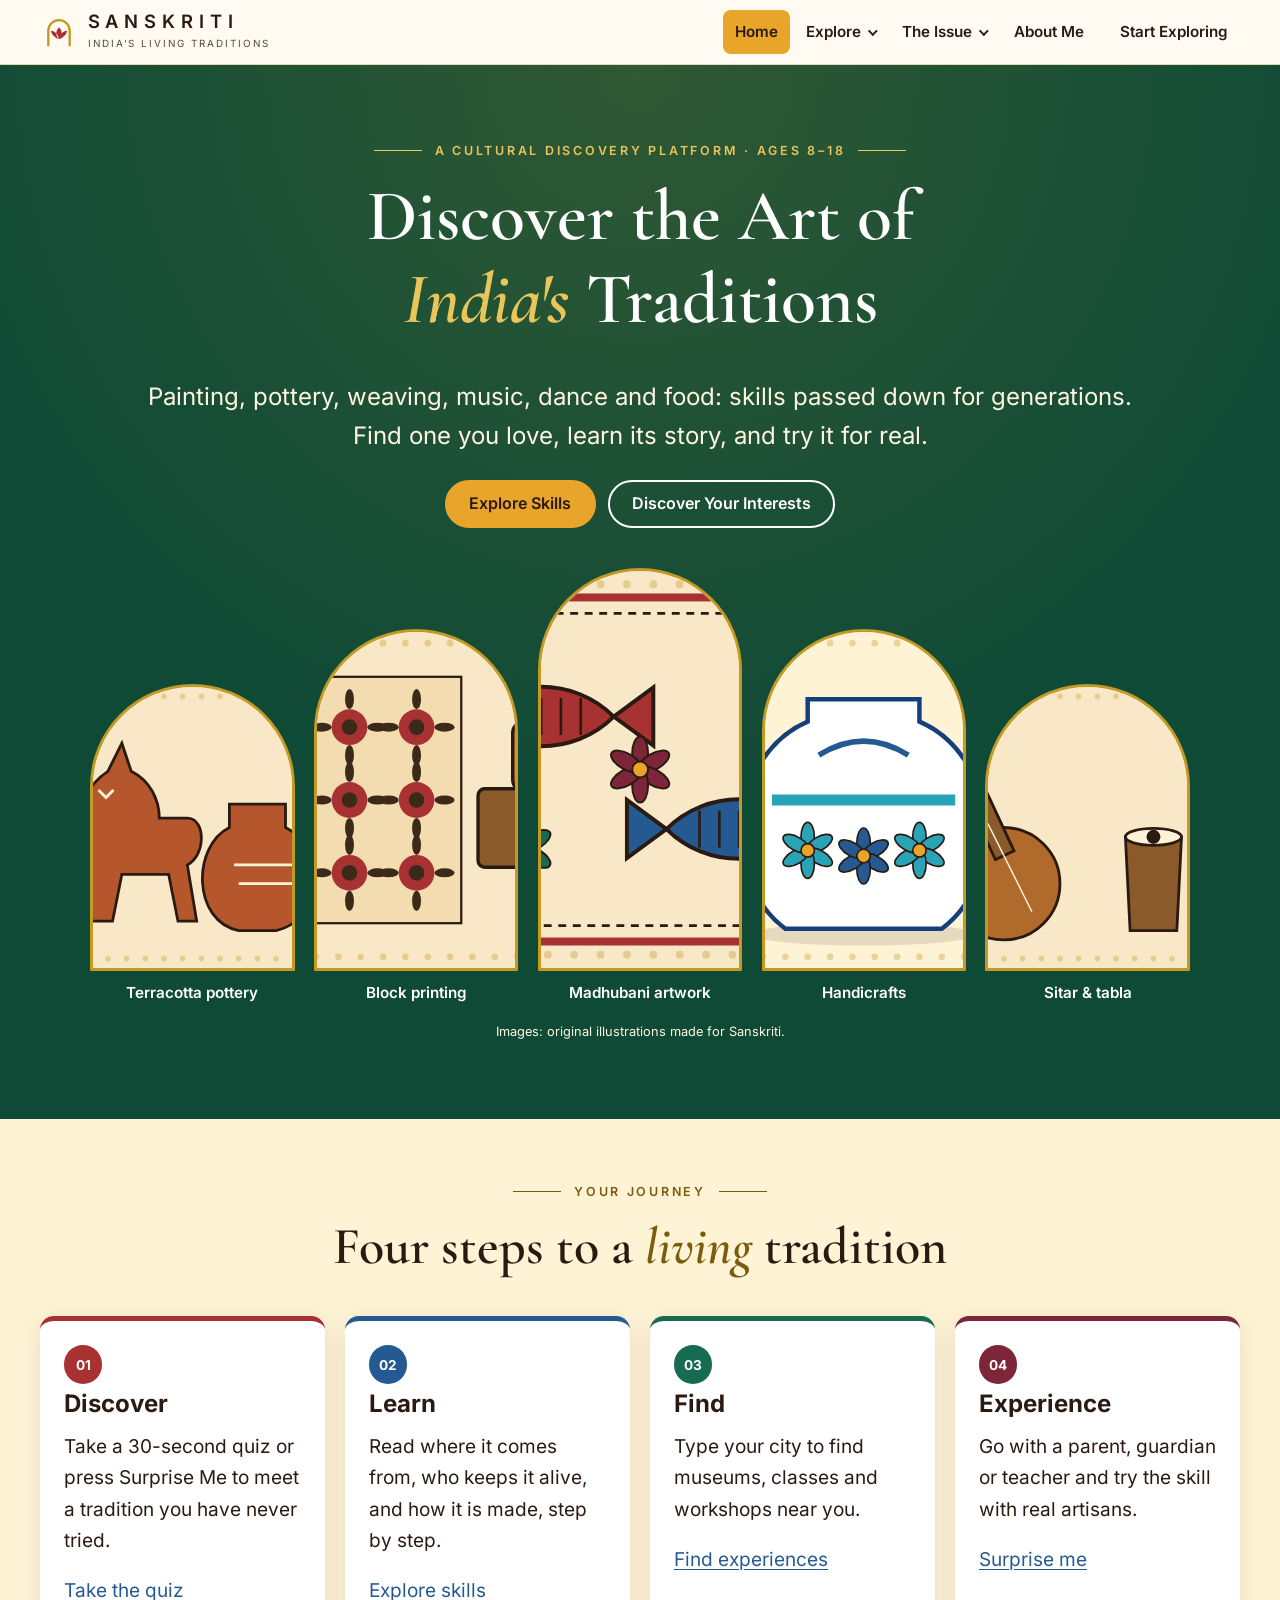
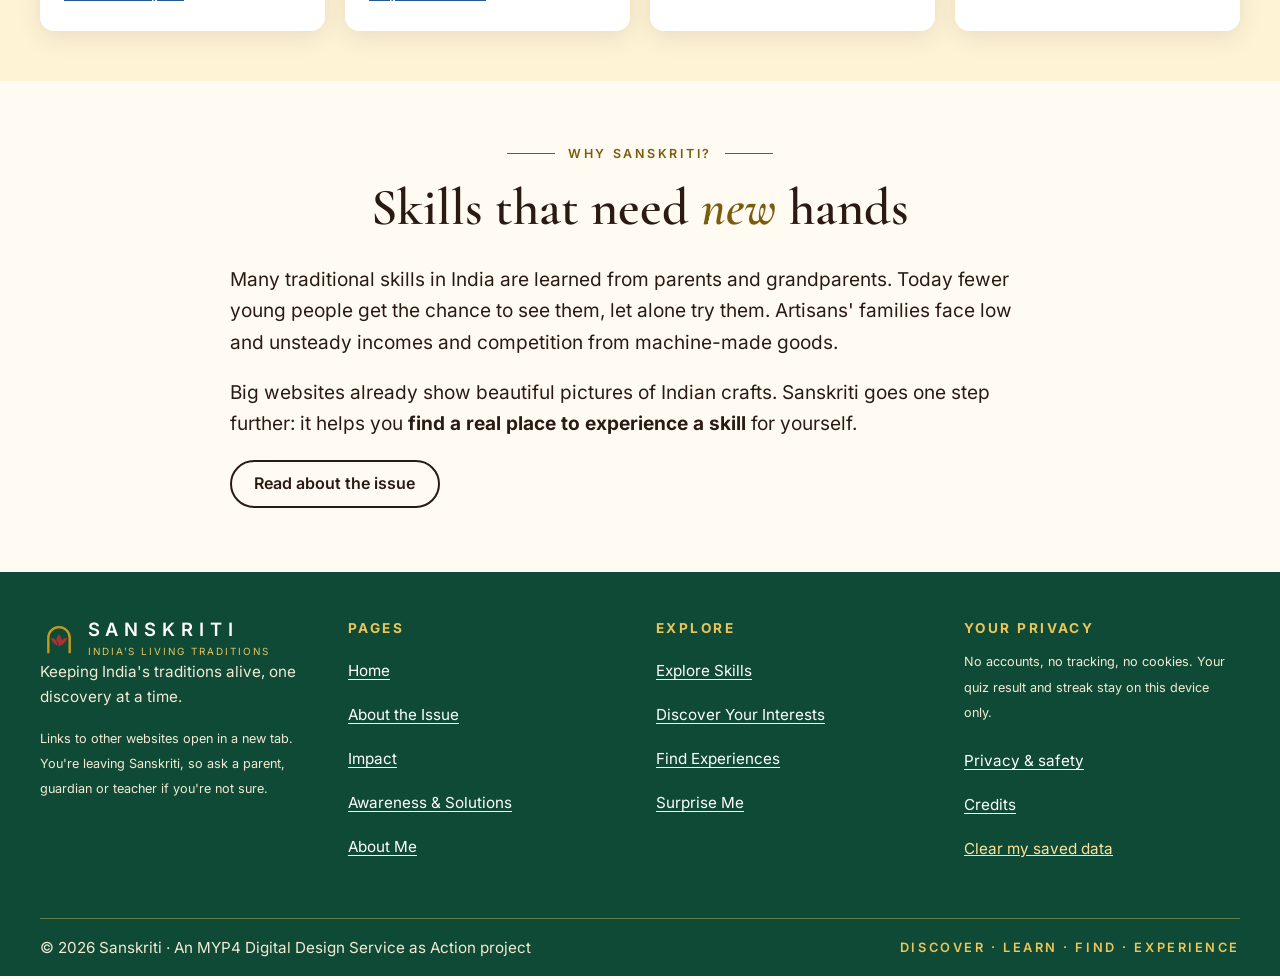
<file: index.html>
<!doctype html>
<html lang="en">
<head>
<!-- @head (generated by tools/build-partials.mjs – edit there) -->
<meta charset="utf-8">
<meta name="viewport" content="width=device-width, initial-scale=1">
<meta http-equiv="Content-Security-Policy" content="default-src 'self'; script-src 'self' 'sha256-Du+OJKJSbdUgz5nrHeWWINvez6XKDDU/tyj/5c2uvwo='; style-src 'self'; img-src 'self' data:; font-src 'self'; connect-src 'self'; frame-src https://www.google.com; object-src 'none'; base-uri 'self'; form-action 'self'">
<meta name="referrer" content="strict-origin-when-cross-origin">
<title>Sanskriti – Discover India's Living Traditions</title>
<meta name="description" content="A friendly guide for ages 8–18 to discover, learn, find and experience traditional Indian arts, crafts, music, dance and food.">
<meta name="theme-color" content="#0F4A37">
<meta property="og:type" content="website">
<meta property="og:site_name" content="Sanskriti">
<meta property="og:title" content="Sanskriti – Discover India's Living Traditions">
<meta property="og:description" content="A friendly guide for ages 8–18 to discover, learn, find and experience traditional Indian arts, crafts, music, dance and food.">
<meta name="twitter:card" content="summary_large_image">
<link rel="canonical" href="https://agastyajohridxb.github.io/sanskriti/">
<meta property="og:url" content="https://agastyajohridxb.github.io/sanskriti/">
<meta property="og:image" content="https://agastyajohridxb.github.io/sanskriti/assets/img/share.png">
<meta name="twitter:image" content="https://agastyajohridxb.github.io/sanskriti/assets/img/share.png">
<link rel="icon" href="assets/icons/favicon.svg" type="image/svg+xml">
<link rel="icon" href="assets/icons/favicon-32.png" sizes="32x32" type="image/png">
<link rel="apple-touch-icon" href="assets/icons/apple-touch-icon.png">
<link rel="manifest" href="manifest.webmanifest">
<link rel="preload" href="assets/fonts/cormorant-garamond-latin-600-normal.woff2" as="font" type="font/woff2" crossorigin>
<link rel="preload" href="assets/fonts/inter-latin-400-normal.woff2" as="font" type="font/woff2" crossorigin>
<link rel="stylesheet" href="assets/css/site.css">
<script>document.documentElement.classList.add('js')</script>
<script type="module" src="assets/js/main.js"></script>
<script type="application/ld+json">{"@context":"https://schema.org","@graph":[{"@type":"WebSite","name":"Sanskriti – India's Living Traditions","url":"https://agastyajohridxb.github.io/sanskriti/","inLanguage":"en","description":"A friendly guide for ages 8–18 to discover, learn, find and experience traditional Indian arts, crafts, music, dance and food."},{"@type":"CreativeWork","name":"Sanskriti","about":"Traditional Indian arts, crafts, music, dance and food","audience":{"@type":"Audience","audienceType":"Young people aged 8–18"},"creator":{"@type":"Person","name":"Agastya"},"educationalUse":"MYP4 Digital Design project","isAccessibleForFree":true,"license":"https://opensource.org/licenses/MIT"}]}</script>
<!-- /@head -->
</head>
<body>
<!-- @header -->
<a class="skip-link" href="#main">Skip to content</a>
<header class="site-header">
  <div class="container header-inner">
    <a class="brand" href="index.html" aria-current="page"><svg viewBox="0 0 64 64" aria-hidden="true" focusable="false"><path d="M14 56V30a18 18 0 0 1 36 0v26" fill="none" stroke="#C49A24" stroke-width="4"/><path d="M32 24c-6 6-6 14 0 20 6-6 6-14 0-20Zm0 20c-8-2-12-8-14-14 8 0 12 6 14 14Zm0 0c8-2 12-8 14-14-8 0-12 6-14 14Z" fill="#A83232"/></svg><span><span class="brand-name">SANSKRITI</span><span class="brand-tag">INDIA'S LIVING TRADITIONS</span></span></a>
    <a class="streak" href="about.html#privacy" data-streak><span aria-hidden="true">🪔</span><span data-streak-text>0-day streak</span></a>
    <button class="menu-toggle btn btn-secondary" type="button" aria-expanded="false" aria-controls="site-nav"><span data-label>Menu</span></button>
    <nav id="site-nav" class="site-nav" aria-label="Main">
      <ul class="nav-list">
        <li><a href="index.html" aria-current="page">Home</a></li>
        <li class="has-sub"><button class="sub-toggle" type="button" aria-expanded="false" aria-controls="sub-explore">Explore</button>
          <ul class="sub" id="sub-explore">
            <li><a href="skills.html">Explore Skills</a></li>
            <li><a href="quiz.html">Discover Your Interests</a></li>
            <li><a href="experiences.html">Find Experiences</a></li>
            <li><a href="surprise.html">Surprise Me</a></li>
          </ul></li>
        <li class="has-sub"><button class="sub-toggle" type="button" aria-expanded="false" aria-controls="sub-issue">The Issue</button>
          <ul class="sub" id="sub-issue">
            <li><a href="issue.html">About the Issue</a></li>
            <li><a href="impact.html">Impact</a></li>
            <li><a href="solutions.html">Awareness &amp; Solutions</a></li>
          </ul></li>
        <li><a href="about.html">About Me</a></li>
        <li class="nav-cta"><a class="btn btn-primary" href="quiz.html">Start Exploring</a></li>
      </ul>
    </nav>
  </div>
</header>
<!-- /@header -->
<main id="main">
  <section class="hero on-dark" aria-labelledby="hero-title">
    <div class="container">
      <p class="eyebrow">A cultural discovery platform · Ages 8–18</p>
      <h1 id="hero-title">Discover the Art of <em>India's</em> Traditions</h1>
      <p class="lead">Painting, pottery, weaving, music, dance and food: skills passed down for generations. Find one you love, learn its story, and try it for real.</p>
      <div class="btn-row center"><a class="btn btn-primary" href="skills.html">Explore Skills</a><a class="btn btn-secondary" href="quiz.html">Discover Your Interests</a></div>
      <p class="match-banner" id="match-banner" role="status">Your match: <a href="quiz.html">your top tradition</a>. <a href="quiz.html">Retake the quiz</a></p>
      <h2 class="visually-hidden">Five traditions to start with</h2>
      <ul class="arches">
        <li><a class="arch" href="skill.html?id=terracotta"><span class="arch-shape"><img src="assets/img/skills/terracotta.svg" alt="" width="400" height="300" decoding="async"></span><span class="arch-label">Terracotta pottery</span></a></li>
        <li><a class="arch" href="skill.html?id=bagru"><span class="arch-shape"><img src="assets/img/skills/bagru.svg" alt="" width="400" height="300" decoding="async"></span><span class="arch-label">Block printing</span></a></li>
        <li><a class="arch" href="skill.html?id=madhubani"><span class="arch-shape"><img src="assets/img/skills/madhubani.svg" alt="" width="400" height="300" fetchpriority="high"></span><span class="arch-label">Madhubani artwork</span></a></li>
        <li><a class="arch" href="skill.html?id=blue-pottery"><span class="arch-shape"><img src="assets/img/skills/blue-pottery.svg" alt="" width="400" height="300" decoding="async"></span><span class="arch-label">Handicrafts</span></a></li>
        <li><a class="arch" href="skill.html?id=sitar-tabla"><span class="arch-shape"><img src="assets/img/skills/sitar-tabla.svg" alt="" width="400" height="300" decoding="async"></span><span class="arch-label">Sitar &amp; tabla</span></a></li>
      </ul>
      <p class="arch-credit">Images: original illustrations made for Sanskriti.</p>
    </div>
  </section>

  <section class="reading" aria-labelledby="journey-title">
    <div class="container">
      <p class="eyebrow">Your journey</p>
      <h2 id="journey-title" class="center">Four steps to a <em>living</em> tradition</h2>
      <ol class="grid journey">
        <li class="card c-red reveal"><span class="badge">01</span><h3>Discover</h3><p>Take a 30-second quiz or press Surprise Me to meet a tradition you have never tried.</p><a href="quiz.html">Take the quiz</a></li>
        <li class="card c-blue reveal"><span class="badge">02</span><h3>Learn</h3><p>Read where it comes from, who keeps it alive, and how it is made, step by step.</p><a href="skills.html">Explore skills</a></li>
        <li class="card c-green reveal"><span class="badge">03</span><h3>Find</h3><p>Type your city to find museums, classes and workshops near you.</p><a href="experiences.html">Find experiences</a></li>
        <li class="card c-maroon reveal"><span class="badge">04</span><h3>Experience</h3><p>Go with a parent, guardian or teacher and try the skill with real artisans.</p><a href="surprise.html">Surprise me</a></li>
      </ol>
    </div>
  </section>

  <section aria-labelledby="why-title">
    <div class="narrow">
      <p class="eyebrow">Why Sanskriti?</p>
      <h2 id="why-title" class="center">Skills that need <em>new</em> hands</h2>
      <p>Many traditional skills in India are learned from parents and grandparents. Today fewer young people get the chance to see them, let alone try them. Artisans' families face low and unsteady incomes and competition from machine-made goods.</p>
      <p>Big websites already show beautiful pictures of Indian crafts. Sanskriti goes one step further: it helps you <strong>find a real place to experience a skill</strong> for yourself.</p>
      <div class="btn-row"><a class="btn btn-secondary" href="issue.html">Read about the issue</a></div>
    </div>
  </section>
</main>
<!-- @footer -->
<footer class="site-footer on-dark">
  <div class="container footer-grid">
    <div>
      <a class="brand" href="index.html"><svg viewBox="0 0 64 64" aria-hidden="true" focusable="false"><path d="M14 56V30a18 18 0 0 1 36 0v26" fill="none" stroke="#C49A24" stroke-width="4"/><path d="M32 24c-6 6-6 14 0 20 6-6 6-14 0-20Zm0 20c-8-2-12-8-14-14 8 0 12 6 14 14Zm0 0c8-2 12-8 14-14-8 0-12 6-14 14Z" fill="#A83232"/></svg><span><span class="brand-name">SANSKRITI</span><span class="brand-tag">INDIA'S LIVING TRADITIONS</span></span></a>
      <p>Keeping India's traditions alive, one discovery at a time.</p>
      <p><small>Links to other websites open in a new tab. You're leaving Sanskriti, so ask a parent, guardian or teacher if you're not sure.</small></p>
    </div>
    <div><h2>Pages</h2><ul>
      <li><a href="index.html">Home</a></li><li><a href="issue.html">About the Issue</a></li><li><a href="impact.html">Impact</a></li><li><a href="solutions.html">Awareness &amp; Solutions</a></li><li><a href="about.html">About Me</a></li></ul></div>
    <div><h2>Explore</h2><ul>
      <li><a href="skills.html">Explore Skills</a></li><li><a href="quiz.html">Discover Your Interests</a></li><li><a href="experiences.html">Find Experiences</a></li><li><a href="surprise.html">Surprise Me</a></li></ul></div>
    <div><h2>Your privacy</h2>
      <p><small>No accounts, no tracking, no cookies. Your quiz result and streak stay on this device only.</small></p>
      <ul><li><a href="about.html#privacy">Privacy &amp; safety</a></li><li><a href="about.html#credits">Credits</a></li></ul>
      <button type="button" class="linklike" data-clear-data hidden>Clear my saved data</button>
      <p id="clear-status" role="status"></p>
    </div>
  </div>
  <div class="container footer-strip">
    <span>© 2026 Sanskriti · An MYP4 Digital Design Service as Action project</span>
    <span class="journey-strip">Discover · Learn · Find · Experience</span>
  </div>
</footer>
<!-- /@footer -->
<script type="module" src="assets/js/home.js"></script>
</body>
</html>
</file>
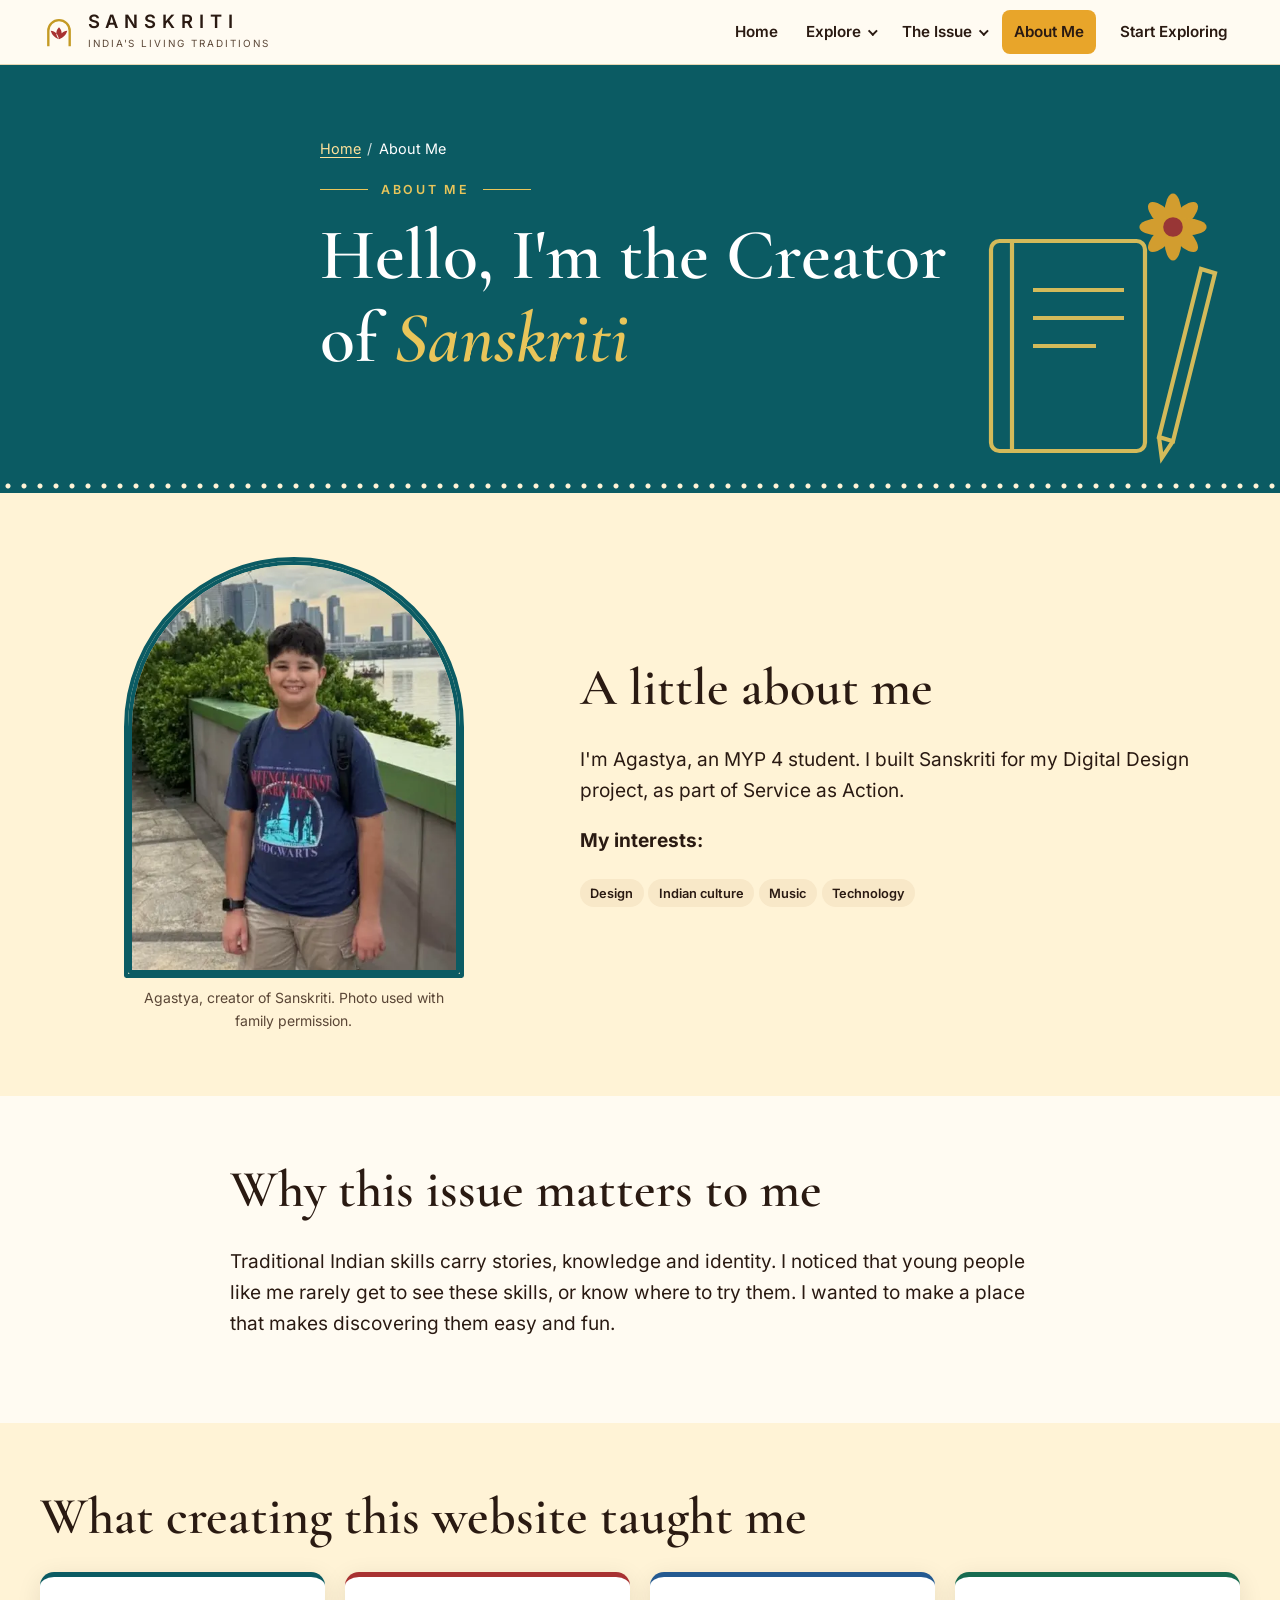
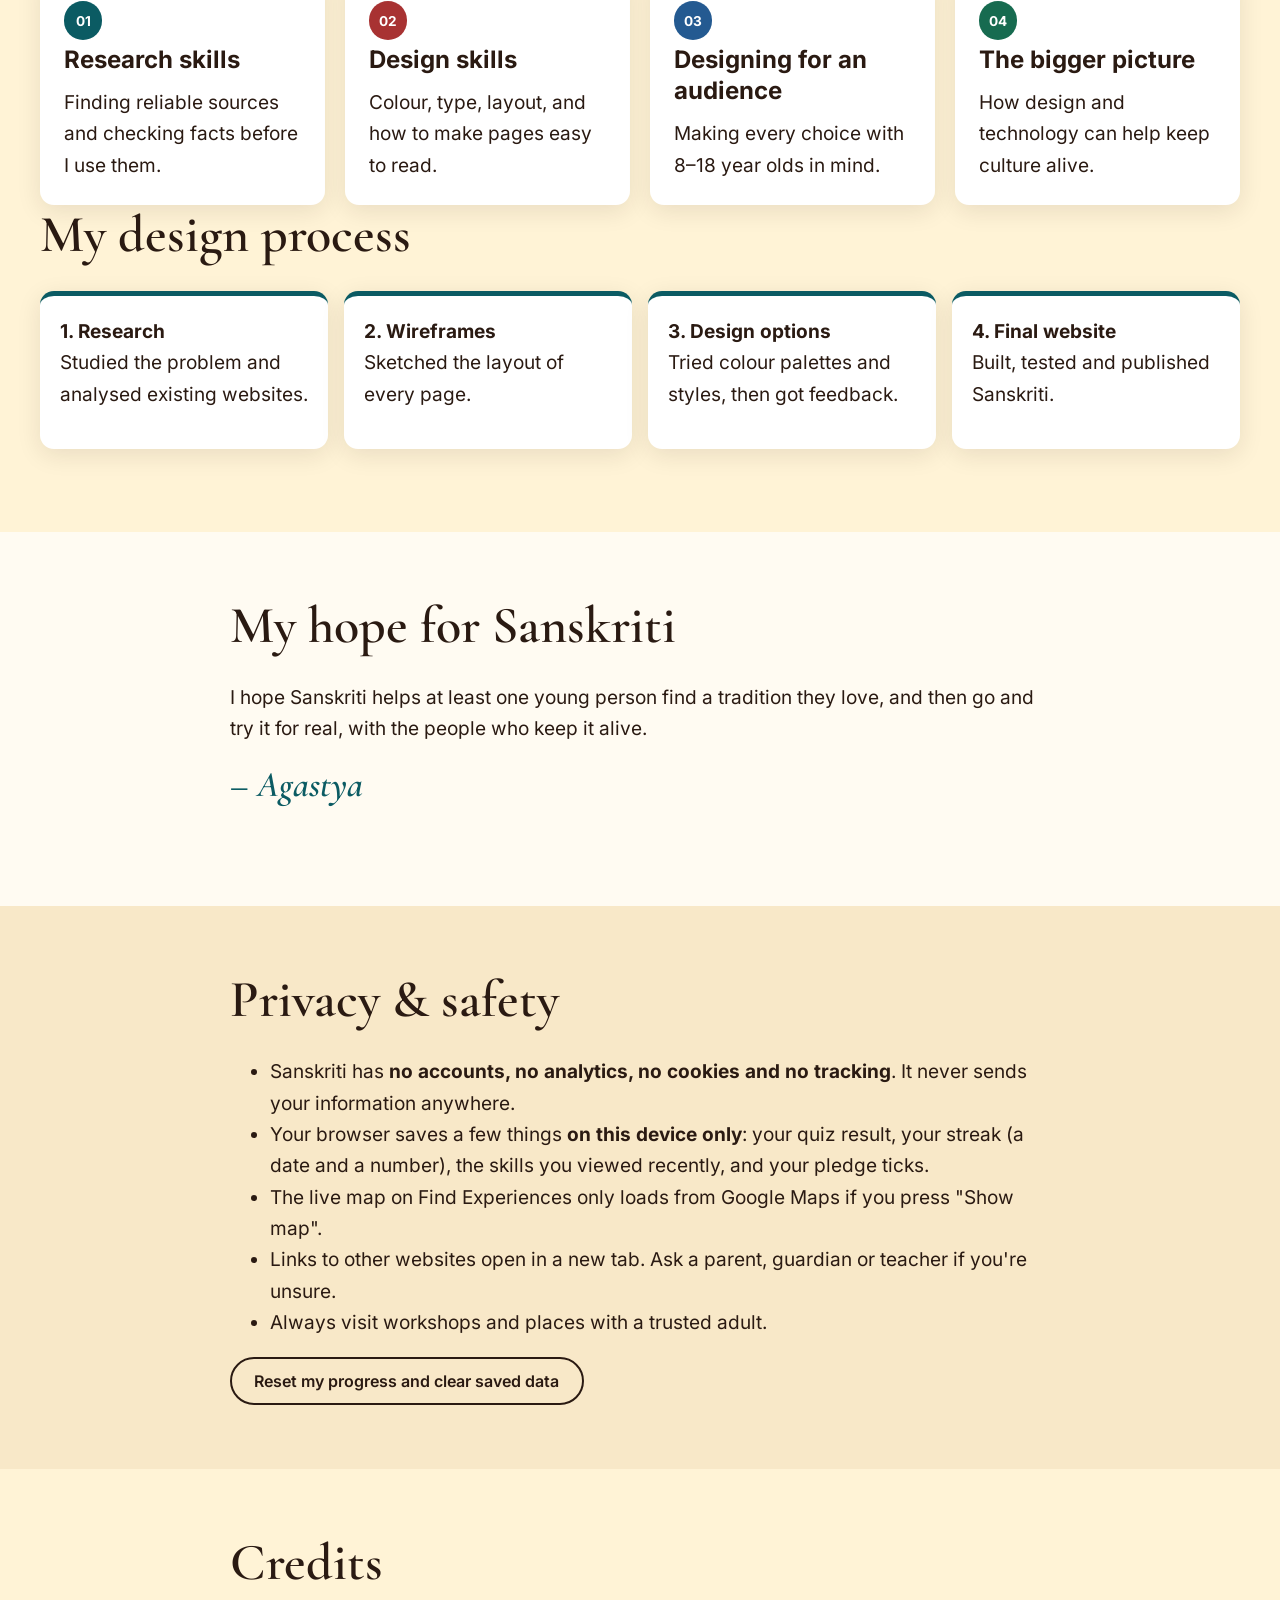
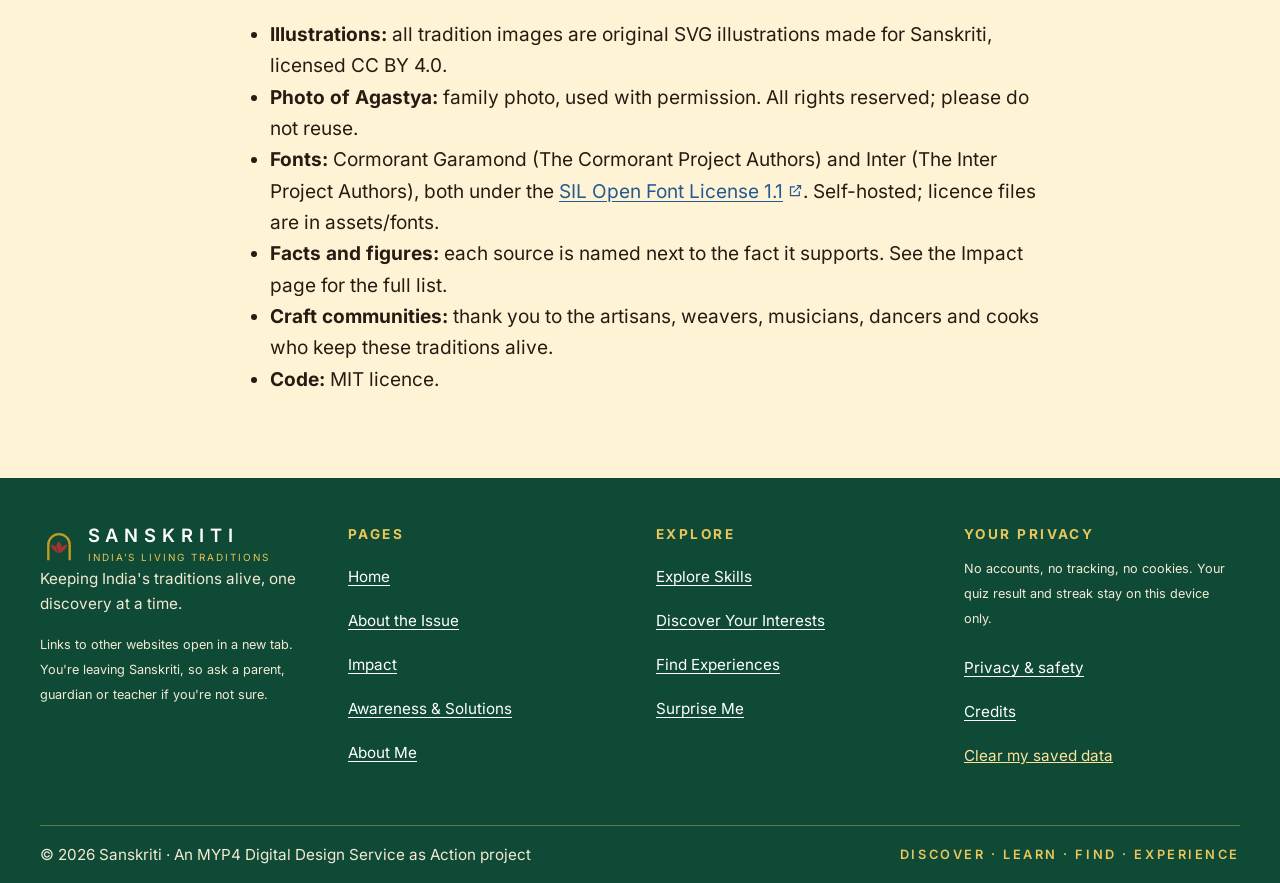
<file: about.html>
<!doctype html>
<html lang="en">
<head>
<!-- @head (generated by tools/build-partials.mjs – edit there) -->
<meta charset="utf-8">
<meta name="viewport" content="width=device-width, initial-scale=1">
<meta http-equiv="Content-Security-Policy" content="default-src 'self'; script-src 'self' 'sha256-Du+OJKJSbdUgz5nrHeWWINvez6XKDDU/tyj/5c2uvwo='; style-src 'self'; img-src 'self' data:; font-src 'self'; connect-src 'self'; frame-src https://www.google.com; object-src 'none'; base-uri 'self'; form-action 'self'">
<meta name="referrer" content="strict-origin-when-cross-origin">
<title>About Me – Sanskriti</title>
<meta name="description" content="Meet Agastya, the MYP4 student who created Sanskriti, plus credits, privacy and safety.">
<meta name="theme-color" content="#0F4A37">
<meta property="og:type" content="website">
<meta property="og:site_name" content="Sanskriti">
<meta property="og:title" content="About Me – Sanskriti">
<meta property="og:description" content="Meet Agastya, the MYP4 student who created Sanskriti, plus credits, privacy and safety.">
<meta name="twitter:card" content="summary_large_image">
<link rel="canonical" href="https://agastyajohridxb.github.io/sanskriti/about.html">
<meta property="og:url" content="https://agastyajohridxb.github.io/sanskriti/about.html">
<meta property="og:image" content="https://agastyajohridxb.github.io/sanskriti/assets/img/share.png">
<meta name="twitter:image" content="https://agastyajohridxb.github.io/sanskriti/assets/img/share.png">
<link rel="icon" href="assets/icons/favicon.svg" type="image/svg+xml">
<link rel="icon" href="assets/icons/favicon-32.png" sizes="32x32" type="image/png">
<link rel="apple-touch-icon" href="assets/icons/apple-touch-icon.png">
<link rel="manifest" href="manifest.webmanifest">
<link rel="preload" href="assets/fonts/cormorant-garamond-latin-600-normal.woff2" as="font" type="font/woff2" crossorigin>
<link rel="preload" href="assets/fonts/inter-latin-400-normal.woff2" as="font" type="font/woff2" crossorigin>
<link rel="stylesheet" href="assets/css/site.css">
<script>document.documentElement.classList.add('js')</script>
<script type="module" src="assets/js/main.js"></script>
<!-- /@head -->
</head>
<body>
<!-- @header -->
<a class="skip-link" href="#main">Skip to content</a>
<header class="site-header">
  <div class="container header-inner">
    <a class="brand" href="index.html"><svg viewBox="0 0 64 64" aria-hidden="true" focusable="false"><path d="M14 56V30a18 18 0 0 1 36 0v26" fill="none" stroke="#C49A24" stroke-width="4"/><path d="M32 24c-6 6-6 14 0 20 6-6 6-14 0-20Zm0 20c-8-2-12-8-14-14 8 0 12 6 14 14Zm0 0c8-2 12-8 14-14-8 0-12 6-14 14Z" fill="#A83232"/></svg><span><span class="brand-name">SANSKRITI</span><span class="brand-tag">INDIA'S LIVING TRADITIONS</span></span></a>
    <a class="streak" href="about.html#privacy" data-streak><span aria-hidden="true">🪔</span><span data-streak-text>0-day streak</span></a>
    <button class="menu-toggle btn btn-secondary" type="button" aria-expanded="false" aria-controls="site-nav"><span data-label>Menu</span></button>
    <nav id="site-nav" class="site-nav" aria-label="Main">
      <ul class="nav-list">
        <li><a href="index.html">Home</a></li>
        <li class="has-sub"><button class="sub-toggle" type="button" aria-expanded="false" aria-controls="sub-explore">Explore</button>
          <ul class="sub" id="sub-explore">
            <li><a href="skills.html">Explore Skills</a></li>
            <li><a href="quiz.html">Discover Your Interests</a></li>
            <li><a href="experiences.html">Find Experiences</a></li>
            <li><a href="surprise.html">Surprise Me</a></li>
          </ul></li>
        <li class="has-sub"><button class="sub-toggle" type="button" aria-expanded="false" aria-controls="sub-issue">The Issue</button>
          <ul class="sub" id="sub-issue">
            <li><a href="issue.html">About the Issue</a></li>
            <li><a href="impact.html">Impact</a></li>
            <li><a href="solutions.html">Awareness &amp; Solutions</a></li>
          </ul></li>
        <li><a href="about.html" aria-current="page">About Me</a></li>
        <li class="nav-cta"><a class="btn btn-primary" href="quiz.html">Start Exploring</a></li>
      </ul>
    </nav>
  </div>
</header>
<!-- /@header -->
<main id="main">
  <section class="band band-about on-dark" aria-labelledby="page-title">
    <svg class="art" viewBox="0 0 200 240" aria-hidden="true" focusable="false" fill="none" stroke="#E9C55A" stroke-width="3"><rect x="30" y="60" width="110" height="150" rx="6"/><path d="M45 60v150M60 95h65M60 115h65M60 135h45"/><path d="M150 200l30-120l10 3l-30 120z"/><path d="M150 200l2 15l8-12"/><ellipse cx="160" cy="50" rx="6" ry="14" transform="rotate(0 160 50) translate(0 -10)" fill="#E8A52A" stroke="none"/>
<ellipse cx="160" cy="50" rx="6" ry="14" transform="rotate(45 160 50) translate(0 -10)" fill="#E8A52A" stroke="none"/>
<ellipse cx="160" cy="50" rx="6" ry="14" transform="rotate(90 160 50) translate(0 -10)" fill="#E8A52A" stroke="none"/>
<ellipse cx="160" cy="50" rx="6" ry="14" transform="rotate(135 160 50) translate(0 -10)" fill="#E8A52A" stroke="none"/>
<ellipse cx="160" cy="50" rx="6" ry="14" transform="rotate(180 160 50) translate(0 -10)" fill="#E8A52A" stroke="none"/>
<ellipse cx="160" cy="50" rx="6" ry="14" transform="rotate(225 160 50) translate(0 -10)" fill="#E8A52A" stroke="none"/>
<ellipse cx="160" cy="50" rx="6" ry="14" transform="rotate(270 160 50) translate(0 -10)" fill="#E8A52A" stroke="none"/>
<ellipse cx="160" cy="50" rx="6" ry="14" transform="rotate(315 160 50) translate(0 -10)" fill="#E8A52A" stroke="none"/><circle cx="160" cy="50" r="7" fill="#A83232" stroke="none"/></svg>
    <div class="container band-text">
      <nav class="breadcrumb" aria-label="Breadcrumb"><ol><li><a href="index.html">Home</a></li><li><span aria-current="page">About Me</span></li></ol></nav>
      <p class="eyebrow left">About me</p>
      <h1 id="page-title">Hello, I'm the Creator of <em>Sanskriti</em></h1>
    </div>
  </section>

  <section class="reading" aria-labelledby="me-title">
    <div class="container split">
      <figure class="portrait">
        <picture>
          <source type="image/webp" srcset="assets/img/about/agastya-320.webp 320w, assets/img/about/agastya-480.webp 480w, assets/img/about/agastya-640.webp 640w" sizes="(min-width: 900px) 340px, 70vw">
          <img src="assets/img/about/agastya-480.jpg" srcset="assets/img/about/agastya-320.jpg 320w, assets/img/about/agastya-480.jpg 480w, assets/img/about/agastya-640.jpg 640w" sizes="(min-width: 900px) 340px, 70vw" width="480" height="600" alt="Agastya, the creator of Sanskriti, smiling by a waterfront promenade" loading="lazy" decoding="async">
        </picture>
        <figcaption class="source">Agastya, creator of Sanskriti. Photo used with family permission.</figcaption>
      </figure>
      <div>
      <h2 id="me-title">A little about me</h2>
      <!-- STUDENT: edit this paragraph in your own words. Do not add your surname, school, city or contact details. -->
      <p>I'm Agastya, an MYP 4 student. I built Sanskriti for my Digital Design project, as part of Service as Action.</p>
      <p><strong>My interests:</strong></p>
      <!-- STUDENT: replace these tags with your own interests. -->
      <p><span class="tag">Design</span><span class="tag">Indian culture</span><span class="tag">Music</span><span class="tag">Technology</span></p>
      </div>
    </div>
  </section>

  <section aria-labelledby="why-title">
    <div class="narrow">
      <h2 id="why-title">Why this issue matters to me</h2>
      <!-- STUDENT: write your own reason here. -->
      <p>Traditional Indian skills carry stories, knowledge and identity. I noticed that young people like me rarely get to see these skills, or know where to try them. I wanted to make a place that makes discovering them easy and fun.</p>
    </div>
  </section>

  <section class="reading" aria-labelledby="taught-title">
    <div class="container">
      <h2 id="taught-title">What creating this website taught me</h2>
      <ol class="grid">
        <li class="card c-teal"><span class="badge">01</span><h3>Research skills</h3><p>Finding reliable sources and checking facts before I use them.</p></li>
        <li class="card c-red"><span class="badge">02</span><h3>Design skills</h3><p>Colour, type, layout, and how to make pages easy to read.</p></li>
        <li class="card c-blue"><span class="badge">03</span><h3>Designing for an audience</h3><p>Making every choice with 8–18 year olds in mind.</p></li>
        <li class="card c-green"><span class="badge">04</span><h3>The bigger picture</h3><p>How design and technology can help keep culture alive.</p></li>
      </ol>
      <h2>My design process</h2>
      <ol class="timeline">
        <li><strong>1. Research</strong><p>Studied the problem and analysed existing websites.</p></li>
        <li><strong>2. Wireframes</strong><p>Sketched the layout of every page.</p></li>
        <li><strong>3. Design options</strong><p>Tried colour palettes and styles, then got feedback.</p></li>
        <li><strong>4. Final website</strong><p>Built, tested and published Sanskriti.</p></li>
      </ol>
    </div>
  </section>

  <section aria-labelledby="hope-title">
    <div class="narrow">
      <h2 id="hope-title">My hope for Sanskriti</h2>
      <p>I hope Sanskriti helps at least one young person find a tradition they love, and then go and try it for real, with the people who keep it alive.</p>
      <p class="signature">– Agastya</p>
    </div>
  </section>

  <section class="cream" id="privacy" aria-labelledby="privacy-title">
    <div class="narrow">
      <h2 id="privacy-title">Privacy &amp; safety</h2>
      <ul>
        <li>Sanskriti has <strong>no accounts, no analytics, no cookies and no tracking</strong>. It never sends your information anywhere.</li>
        <li>Your browser saves a few things <strong>on this device only</strong>: your quiz result, your streak (a date and a number), the skills you viewed recently, and your pledge ticks.</li>
        <li>The live map on Find Experiences only loads from Google Maps if you press "Show map".</li>
        <li>Links to other websites open in a new tab. Ask a parent, guardian or teacher if you're unsure.</li>
        <li>Always visit workshops and places with a trusted adult.</li>
      </ul>
      <button type="button" class="btn btn-secondary" data-clear-data hidden>Reset my progress and clear saved data</button>
    </div>
  </section>

  <section class="reading" id="credits" aria-labelledby="credits-title">
    <div class="narrow">
      <h2 id="credits-title">Credits</h2>
      <ul>
        <li><strong>Illustrations:</strong> all tradition images are original SVG illustrations made for Sanskriti, licensed CC BY 4.0.</li>
        <li><strong>Photo of Agastya:</strong> family photo, used with permission. All rights reserved; please do not reuse.</li>
        <li><strong>Fonts:</strong> Cormorant Garamond (The Cormorant Project Authors) and Inter (The Inter Project Authors), both under the <a href="https://openfontlicense.org/">SIL Open Font License 1.1</a>. Self-hosted; licence files are in assets/fonts.</li>
        <li><strong>Facts and figures:</strong> each source is named next to the fact it supports. See the Impact page for the full list.</li>
        <li><strong>Craft communities:</strong> thank you to the artisans, weavers, musicians, dancers and cooks who keep these traditions alive.</li>
        <li><strong>Code:</strong> MIT licence.</li>
      </ul>
    </div>
  </section>
</main>
<!-- @footer -->
<footer class="site-footer on-dark">
  <div class="container footer-grid">
    <div>
      <a class="brand" href="index.html"><svg viewBox="0 0 64 64" aria-hidden="true" focusable="false"><path d="M14 56V30a18 18 0 0 1 36 0v26" fill="none" stroke="#C49A24" stroke-width="4"/><path d="M32 24c-6 6-6 14 0 20 6-6 6-14 0-20Zm0 20c-8-2-12-8-14-14 8 0 12 6 14 14Zm0 0c8-2 12-8 14-14-8 0-12 6-14 14Z" fill="#A83232"/></svg><span><span class="brand-name">SANSKRITI</span><span class="brand-tag">INDIA'S LIVING TRADITIONS</span></span></a>
      <p>Keeping India's traditions alive, one discovery at a time.</p>
      <p><small>Links to other websites open in a new tab. You're leaving Sanskriti, so ask a parent, guardian or teacher if you're not sure.</small></p>
    </div>
    <div><h2>Pages</h2><ul>
      <li><a href="index.html">Home</a></li><li><a href="issue.html">About the Issue</a></li><li><a href="impact.html">Impact</a></li><li><a href="solutions.html">Awareness &amp; Solutions</a></li><li><a href="about.html">About Me</a></li></ul></div>
    <div><h2>Explore</h2><ul>
      <li><a href="skills.html">Explore Skills</a></li><li><a href="quiz.html">Discover Your Interests</a></li><li><a href="experiences.html">Find Experiences</a></li><li><a href="surprise.html">Surprise Me</a></li></ul></div>
    <div><h2>Your privacy</h2>
      <p><small>No accounts, no tracking, no cookies. Your quiz result and streak stay on this device only.</small></p>
      <ul><li><a href="about.html#privacy">Privacy &amp; safety</a></li><li><a href="about.html#credits">Credits</a></li></ul>
      <button type="button" class="linklike" data-clear-data hidden>Clear my saved data</button>
      <p id="clear-status" role="status"></p>
    </div>
  </div>
  <div class="container footer-strip">
    <span>© 2026 Sanskriti · An MYP4 Digital Design Service as Action project</span>
    <span class="journey-strip">Discover · Learn · Find · Experience</span>
  </div>
</footer>
<!-- /@footer -->
</body>
</html>
</file>
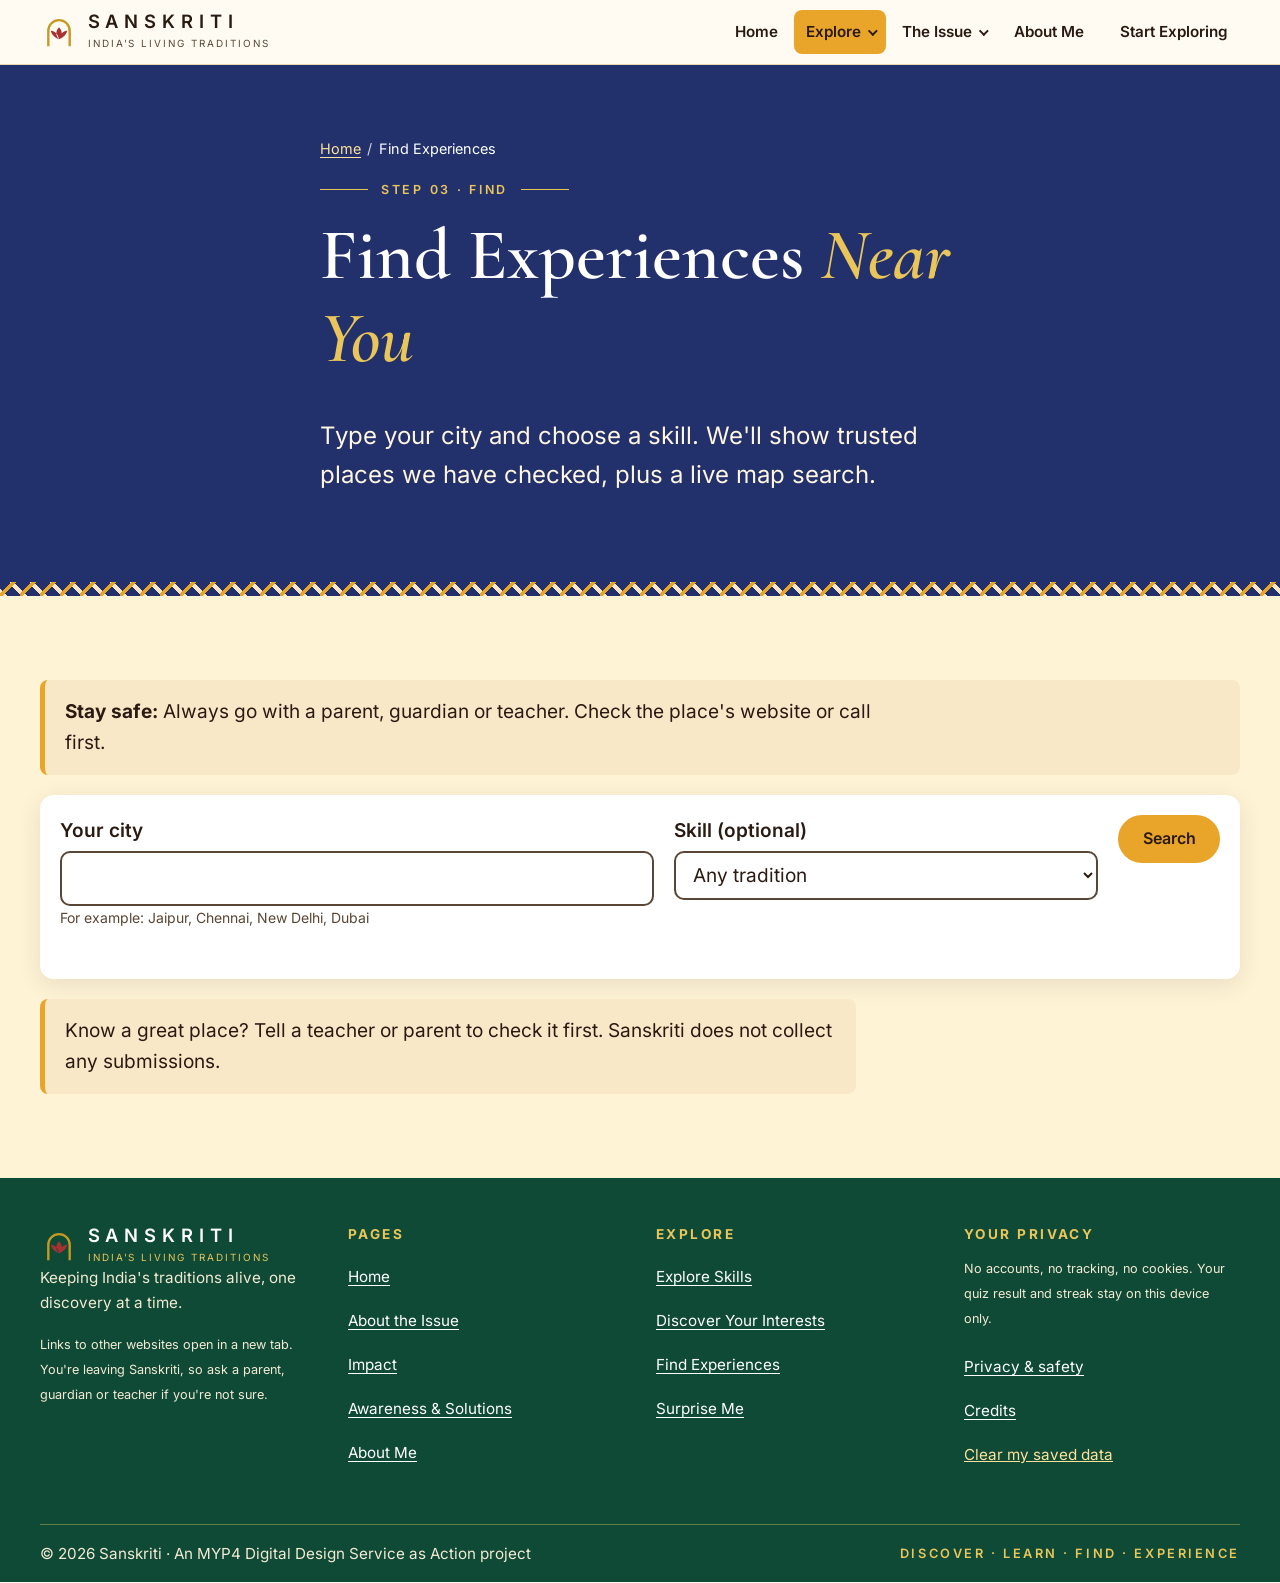
<file: experiences.html>
<!doctype html>
<html lang="en">
<head>
<!-- @head (generated by tools/build-partials.mjs – edit there) -->
<meta charset="utf-8">
<meta name="viewport" content="width=device-width, initial-scale=1">
<meta http-equiv="Content-Security-Policy" content="default-src 'self'; script-src 'self' 'sha256-Du+OJKJSbdUgz5nrHeWWINvez6XKDDU/tyj/5c2uvwo='; style-src 'self'; img-src 'self' data:; font-src 'self'; connect-src 'self'; frame-src https://www.google.com; object-src 'none'; base-uri 'self'; form-action 'self'">
<meta name="referrer" content="strict-origin-when-cross-origin">
<title>Find Experiences Near You – Sanskriti</title>
<meta name="description" content="Find workshops, classes, museums and cultural centres for traditional Indian skills in your city.">
<meta name="theme-color" content="#0F4A37">
<meta property="og:type" content="website">
<meta property="og:site_name" content="Sanskriti">
<meta property="og:title" content="Find Experiences Near You – Sanskriti">
<meta property="og:description" content="Find workshops, classes, museums and cultural centres for traditional Indian skills in your city.">
<meta name="twitter:card" content="summary_large_image">
<link rel="canonical" href="https://agastyajohridxb.github.io/sanskriti/experiences.html">
<meta property="og:url" content="https://agastyajohridxb.github.io/sanskriti/experiences.html">
<meta property="og:image" content="https://agastyajohridxb.github.io/sanskriti/assets/img/share.png">
<meta name="twitter:image" content="https://agastyajohridxb.github.io/sanskriti/assets/img/share.png">
<link rel="icon" href="assets/icons/favicon.svg" type="image/svg+xml">
<link rel="icon" href="assets/icons/favicon-32.png" sizes="32x32" type="image/png">
<link rel="apple-touch-icon" href="assets/icons/apple-touch-icon.png">
<link rel="manifest" href="manifest.webmanifest">
<link rel="preload" href="assets/fonts/cormorant-garamond-latin-600-normal.woff2" as="font" type="font/woff2" crossorigin>
<link rel="preload" href="assets/fonts/inter-latin-400-normal.woff2" as="font" type="font/woff2" crossorigin>
<link rel="stylesheet" href="assets/css/site.css">
<script>document.documentElement.classList.add('js')</script>
<script type="module" src="assets/js/main.js"></script>
<!-- /@head -->
</head>
<body>
<!-- @header -->
<a class="skip-link" href="#main">Skip to content</a>
<header class="site-header">
  <div class="container header-inner">
    <a class="brand" href="index.html"><svg viewBox="0 0 64 64" aria-hidden="true" focusable="false"><path d="M14 56V30a18 18 0 0 1 36 0v26" fill="none" stroke="#C49A24" stroke-width="4"/><path d="M32 24c-6 6-6 14 0 20 6-6 6-14 0-20Zm0 20c-8-2-12-8-14-14 8 0 12 6 14 14Zm0 0c8-2 12-8 14-14-8 0-12 6-14 14Z" fill="#A83232"/></svg><span><span class="brand-name">SANSKRITI</span><span class="brand-tag">INDIA'S LIVING TRADITIONS</span></span></a>
    <a class="streak" href="about.html#privacy" data-streak><span aria-hidden="true">🪔</span><span data-streak-text>0-day streak</span></a>
    <button class="menu-toggle btn btn-secondary" type="button" aria-expanded="false" aria-controls="site-nav"><span data-label>Menu</span></button>
    <nav id="site-nav" class="site-nav" aria-label="Main">
      <ul class="nav-list">
        <li><a href="index.html">Home</a></li>
        <li class="has-sub is-current"><button class="sub-toggle" type="button" aria-expanded="false" aria-controls="sub-explore">Explore</button>
          <ul class="sub" id="sub-explore">
            <li><a href="skills.html">Explore Skills</a></li>
            <li><a href="quiz.html">Discover Your Interests</a></li>
            <li><a href="experiences.html" aria-current="page">Find Experiences</a></li>
            <li><a href="surprise.html">Surprise Me</a></li>
          </ul></li>
        <li class="has-sub"><button class="sub-toggle" type="button" aria-expanded="false" aria-controls="sub-issue">The Issue</button>
          <ul class="sub" id="sub-issue">
            <li><a href="issue.html">About the Issue</a></li>
            <li><a href="impact.html">Impact</a></li>
            <li><a href="solutions.html">Awareness &amp; Solutions</a></li>
          </ul></li>
        <li><a href="about.html">About Me</a></li>
        <li class="nav-cta"><a class="btn btn-primary" href="quiz.html">Start Exploring</a></li>
      </ul>
    </nav>
  </div>
</header>
<!-- /@header -->
<main id="main">
  <section class="band band-impact on-dark" aria-labelledby="page-title">
    <div class="container band-text">
      <nav class="breadcrumb" aria-label="Breadcrumb"><ol><li><a href="index.html">Home</a></li><li><span aria-current="page">Find Experiences</span></li></ol></nav>
      <p class="eyebrow left">Step 03 · Find</p>
      <h1 id="page-title">Find Experiences <em>Near You</em></h1>
      <p class="lead">Type your city and choose a skill. We'll show trusted places we have checked, plus a live map search.</p>
    </div>
  </section>
  <section class="reading">
    <div class="container">
      <div class="note"><p><strong>Stay safe:</strong> Always go with a parent, guardian or teacher. Check the place's website or call first.</p></div>
      <form id="find-form" class="filters" novalidate>
        <div class="field">
          <label for="city">Your city</label>
          <input type="text" id="city" name="city" list="cities" autocomplete="off" maxlength="60" aria-describedby="city-error city-hint" required>
          <p id="city-hint" class="source">For example: Jaipur, Chennai, New Delhi, Dubai</p>
          <p id="city-error" class="source" role="alert"></p>
          <datalist id="cities">
            <option value="New Delhi"></option><option value="Mumbai"></option><option value="Kolkata"></option><option value="Chennai"></option><option value="Bengaluru"></option><option value="Hyderabad"></option><option value="Ahmedabad"></option><option value="Pune"></option><option value="Jaipur"></option><option value="Lucknow"></option><option value="Varanasi"></option><option value="Bhubaneswar"></option><option value="Patna"></option><option value="Kochi"></option><option value="Guwahati"></option><option value="Dubai"></option><option value="London"></option><option value="Singapore"></option><option value="Toronto"></option><option value="New York"></option>
          </datalist>
        </div>
        <div class="field">
          <label for="skill-select">Skill (optional)</label>
          <select id="skill-select" name="skill"><option value="">Any tradition</option></select>
        </div>
        <div><button class="btn btn-primary" type="submit">Search</button></div>
      </form>
      <noscript><p class="note">Search needs JavaScript. Our checked places are: National Crafts Museum &amp; Hastkala Academy (New Delhi), Anokhi Museum of Hand Printing (Jaipur), Kalakshetra Foundation, DakshinaChitra Heritage Museum and the Crafts Council of India (all Chennai).</p></noscript>
      <p id="find-status" class="visually-hidden" role="status"></p>
      <div id="find-results"></div>
      <p class="note">Know a great place? Tell a teacher or parent to check it first. Sanskriti does not collect any submissions.</p>
    </div>
  </section>
</main>
<!-- @footer -->
<footer class="site-footer on-dark">
  <div class="container footer-grid">
    <div>
      <a class="brand" href="index.html"><svg viewBox="0 0 64 64" aria-hidden="true" focusable="false"><path d="M14 56V30a18 18 0 0 1 36 0v26" fill="none" stroke="#C49A24" stroke-width="4"/><path d="M32 24c-6 6-6 14 0 20 6-6 6-14 0-20Zm0 20c-8-2-12-8-14-14 8 0 12 6 14 14Zm0 0c8-2 12-8 14-14-8 0-12 6-14 14Z" fill="#A83232"/></svg><span><span class="brand-name">SANSKRITI</span><span class="brand-tag">INDIA'S LIVING TRADITIONS</span></span></a>
      <p>Keeping India's traditions alive, one discovery at a time.</p>
      <p><small>Links to other websites open in a new tab. You're leaving Sanskriti, so ask a parent, guardian or teacher if you're not sure.</small></p>
    </div>
    <div><h2>Pages</h2><ul>
      <li><a href="index.html">Home</a></li><li><a href="issue.html">About the Issue</a></li><li><a href="impact.html">Impact</a></li><li><a href="solutions.html">Awareness &amp; Solutions</a></li><li><a href="about.html">About Me</a></li></ul></div>
    <div><h2>Explore</h2><ul>
      <li><a href="skills.html">Explore Skills</a></li><li><a href="quiz.html">Discover Your Interests</a></li><li><a href="experiences.html">Find Experiences</a></li><li><a href="surprise.html">Surprise Me</a></li></ul></div>
    <div><h2>Your privacy</h2>
      <p><small>No accounts, no tracking, no cookies. Your quiz result and streak stay on this device only.</small></p>
      <ul><li><a href="about.html#privacy">Privacy &amp; safety</a></li><li><a href="about.html#credits">Credits</a></li></ul>
      <button type="button" class="linklike" data-clear-data hidden>Clear my saved data</button>
      <p id="clear-status" role="status"></p>
    </div>
  </div>
  <div class="container footer-strip">
    <span>© 2026 Sanskriti · An MYP4 Digital Design Service as Action project</span>
    <span class="journey-strip">Discover · Learn · Find · Experience</span>
  </div>
</footer>
<!-- /@footer -->
<script type="module" src="assets/js/experiences.js"></script>
</body>
</html>
</file>
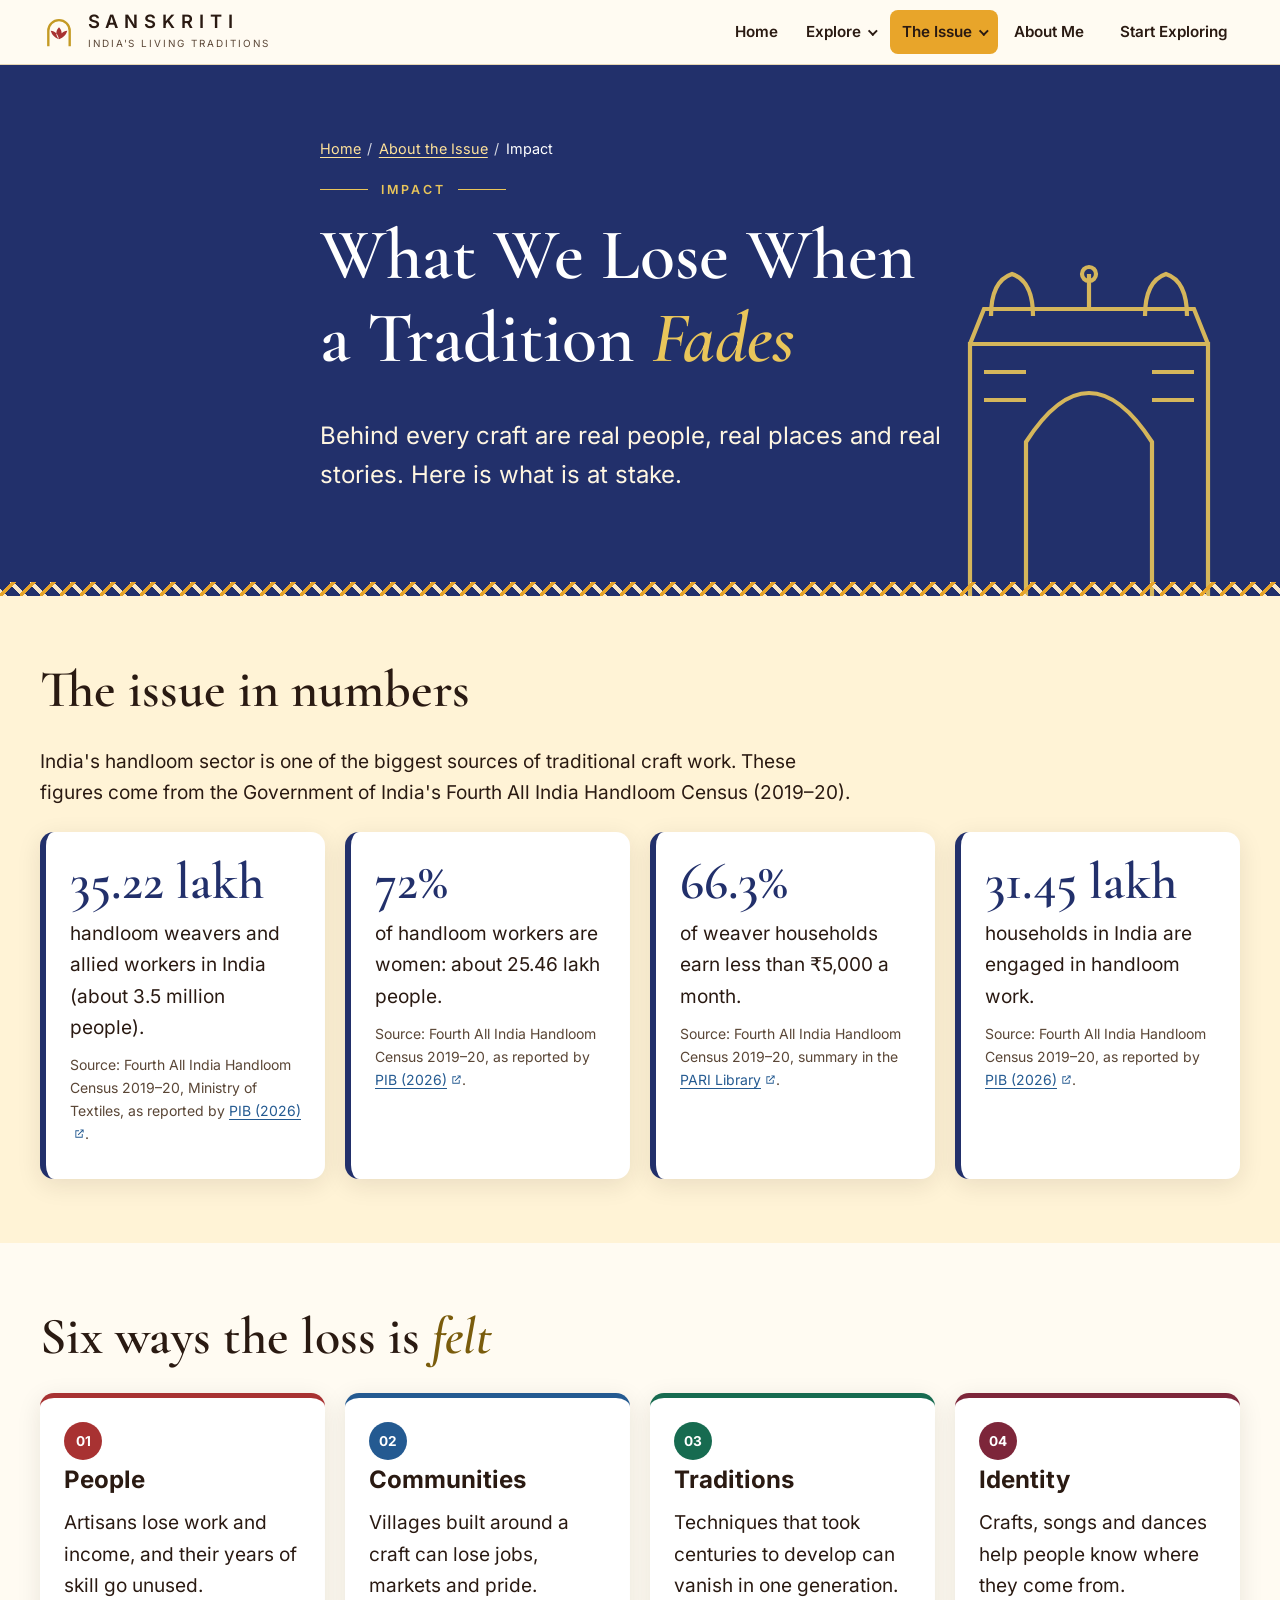
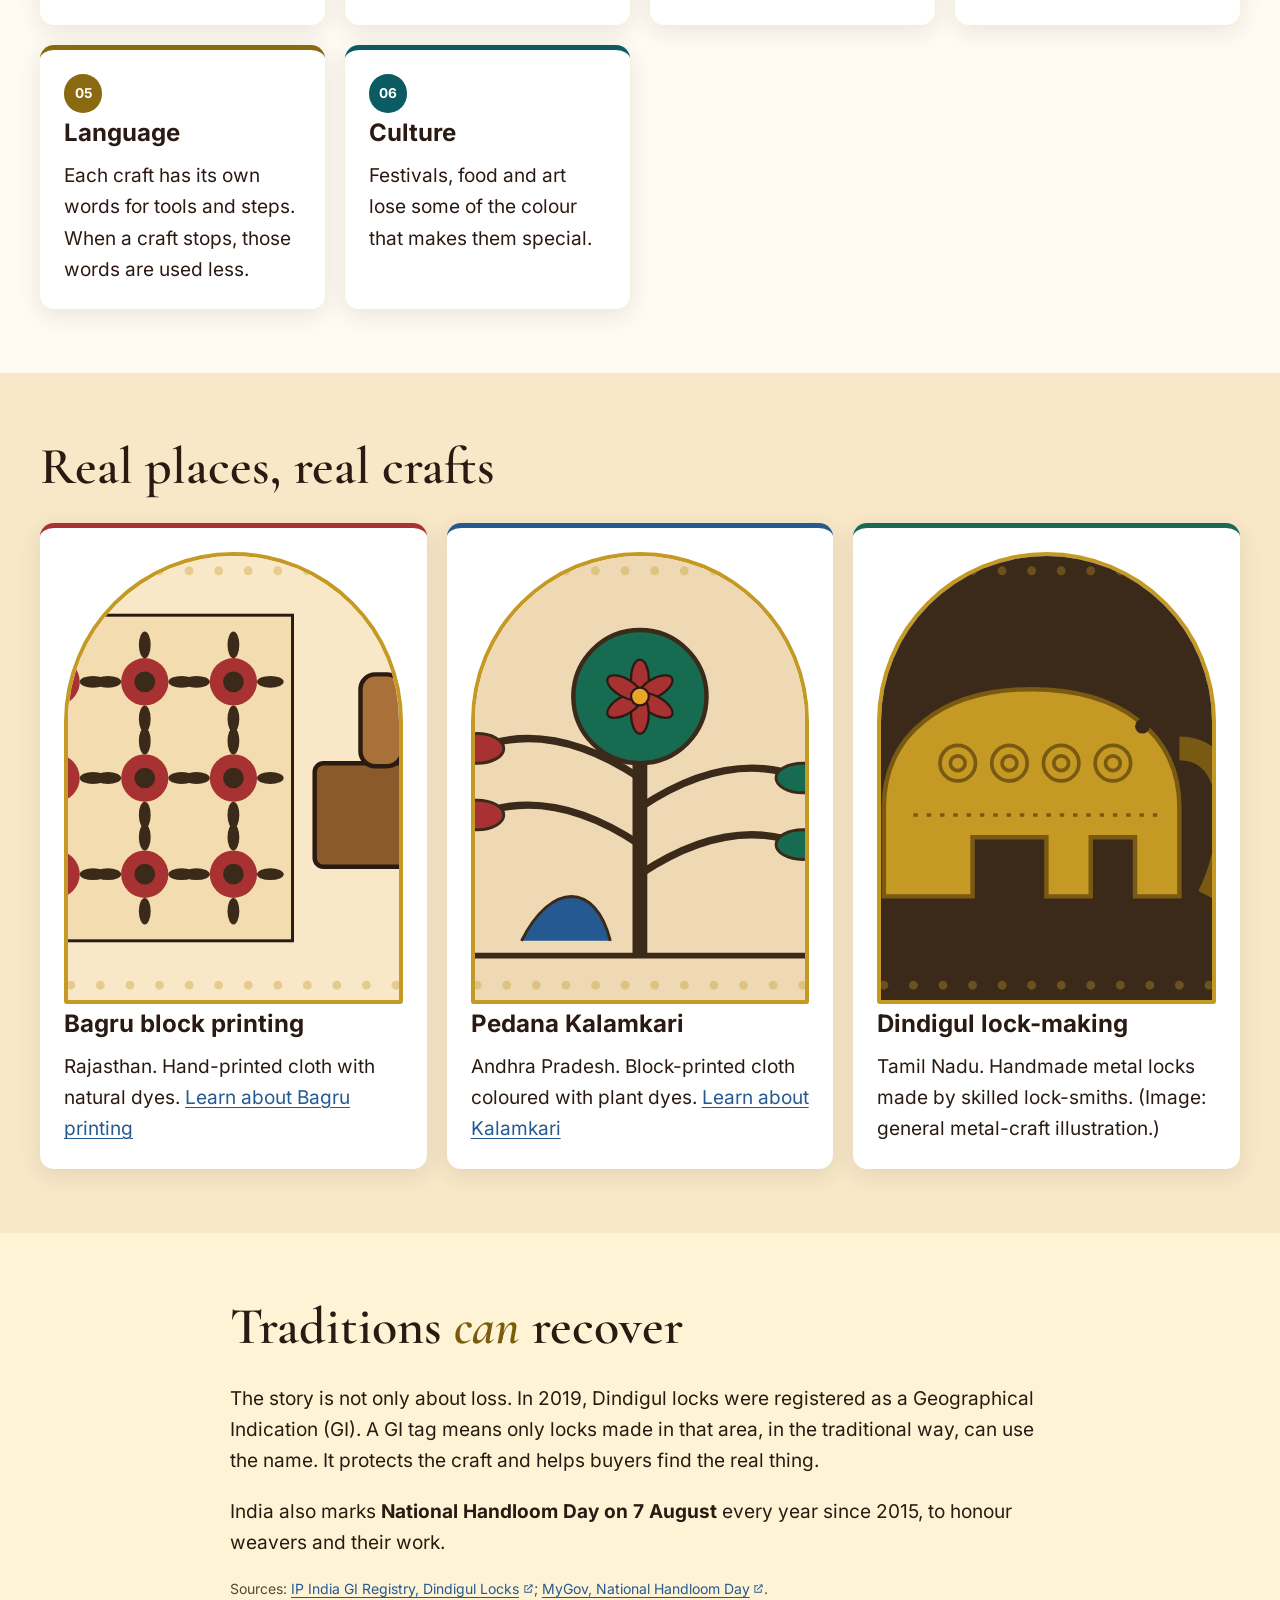
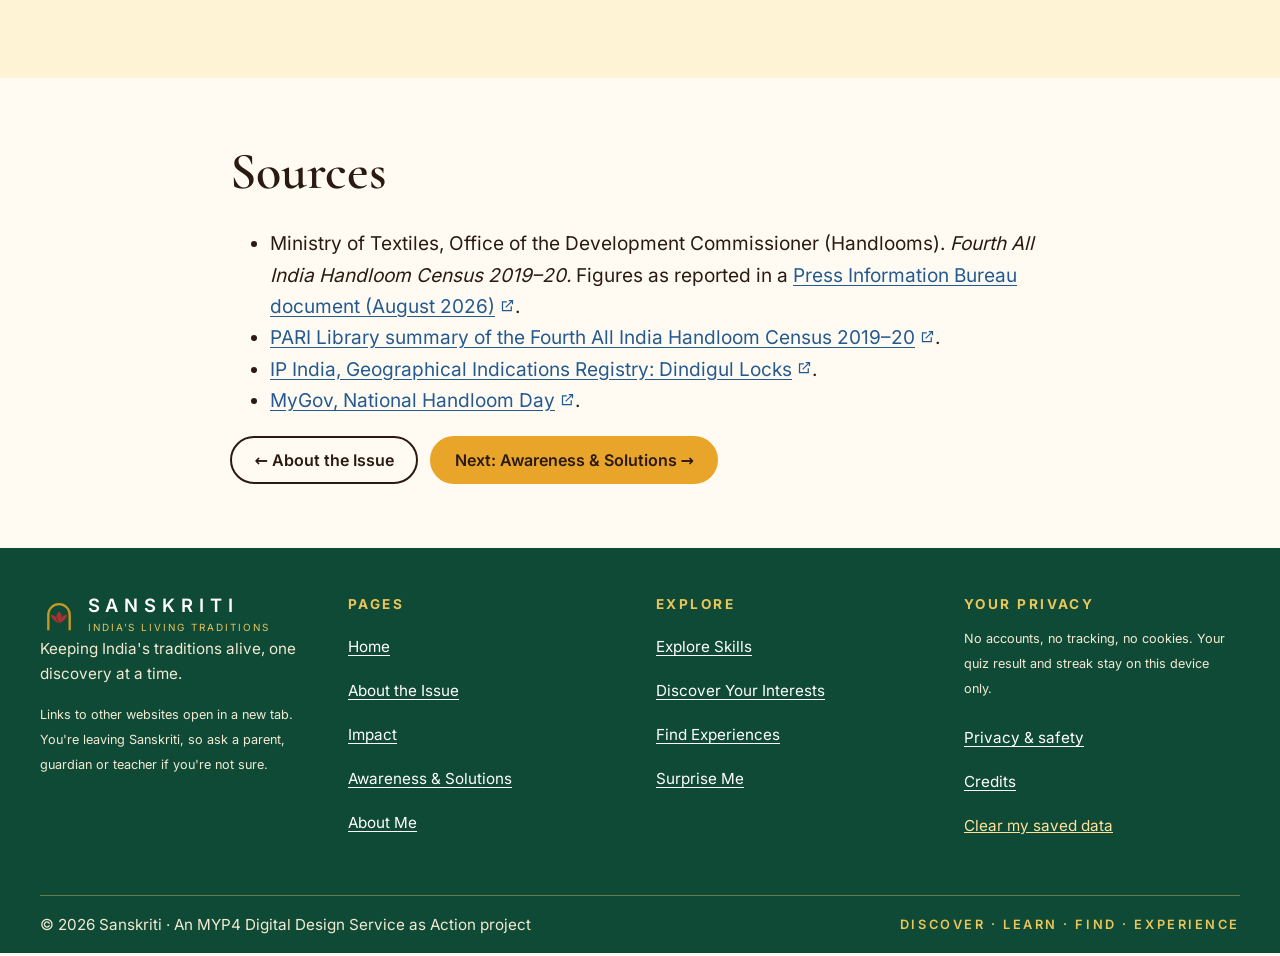
<file: impact.html>
<!doctype html>
<html lang="en">
<head>
<!-- @head (generated by tools/build-partials.mjs – edit there) -->
<meta charset="utf-8">
<meta name="viewport" content="width=device-width, initial-scale=1">
<meta http-equiv="Content-Security-Policy" content="default-src 'self'; script-src 'self' 'sha256-Du+OJKJSbdUgz5nrHeWWINvez6XKDDU/tyj/5c2uvwo='; style-src 'self'; img-src 'self' data:; font-src 'self'; connect-src 'self'; frame-src https://www.google.com; object-src 'none'; base-uri 'self'; form-action 'self'">
<meta name="referrer" content="strict-origin-when-cross-origin">
<title>Impact – Sanskriti</title>
<meta name="description" content="What we lose when a tradition fades, with sourced figures about handloom workers in India.">
<meta name="theme-color" content="#0F4A37">
<meta property="og:type" content="website">
<meta property="og:site_name" content="Sanskriti">
<meta property="og:title" content="Impact – Sanskriti">
<meta property="og:description" content="What we lose when a tradition fades, with sourced figures about handloom workers in India.">
<meta name="twitter:card" content="summary_large_image">
<link rel="canonical" href="https://agastyajohridxb.github.io/sanskriti/impact.html">
<meta property="og:url" content="https://agastyajohridxb.github.io/sanskriti/impact.html">
<meta property="og:image" content="https://agastyajohridxb.github.io/sanskriti/assets/img/share.png">
<meta name="twitter:image" content="https://agastyajohridxb.github.io/sanskriti/assets/img/share.png">
<link rel="icon" href="assets/icons/favicon.svg" type="image/svg+xml">
<link rel="icon" href="assets/icons/favicon-32.png" sizes="32x32" type="image/png">
<link rel="apple-touch-icon" href="assets/icons/apple-touch-icon.png">
<link rel="manifest" href="manifest.webmanifest">
<link rel="preload" href="assets/fonts/cormorant-garamond-latin-600-normal.woff2" as="font" type="font/woff2" crossorigin>
<link rel="preload" href="assets/fonts/inter-latin-400-normal.woff2" as="font" type="font/woff2" crossorigin>
<link rel="stylesheet" href="assets/css/site.css">
<script>document.documentElement.classList.add('js')</script>
<script type="module" src="assets/js/main.js"></script>
<!-- /@head -->
</head>
<body>
<!-- @header -->
<a class="skip-link" href="#main">Skip to content</a>
<header class="site-header">
  <div class="container header-inner">
    <a class="brand" href="index.html"><svg viewBox="0 0 64 64" aria-hidden="true" focusable="false"><path d="M14 56V30a18 18 0 0 1 36 0v26" fill="none" stroke="#C49A24" stroke-width="4"/><path d="M32 24c-6 6-6 14 0 20 6-6 6-14 0-20Zm0 20c-8-2-12-8-14-14 8 0 12 6 14 14Zm0 0c8-2 12-8 14-14-8 0-12 6-14 14Z" fill="#A83232"/></svg><span><span class="brand-name">SANSKRITI</span><span class="brand-tag">INDIA'S LIVING TRADITIONS</span></span></a>
    <a class="streak" href="about.html#privacy" data-streak><span aria-hidden="true">🪔</span><span data-streak-text>0-day streak</span></a>
    <button class="menu-toggle btn btn-secondary" type="button" aria-expanded="false" aria-controls="site-nav"><span data-label>Menu</span></button>
    <nav id="site-nav" class="site-nav" aria-label="Main">
      <ul class="nav-list">
        <li><a href="index.html">Home</a></li>
        <li class="has-sub"><button class="sub-toggle" type="button" aria-expanded="false" aria-controls="sub-explore">Explore</button>
          <ul class="sub" id="sub-explore">
            <li><a href="skills.html">Explore Skills</a></li>
            <li><a href="quiz.html">Discover Your Interests</a></li>
            <li><a href="experiences.html">Find Experiences</a></li>
            <li><a href="surprise.html">Surprise Me</a></li>
          </ul></li>
        <li class="has-sub is-current"><button class="sub-toggle" type="button" aria-expanded="false" aria-controls="sub-issue">The Issue</button>
          <ul class="sub" id="sub-issue">
            <li><a href="issue.html">About the Issue</a></li>
            <li><a href="impact.html" aria-current="page">Impact</a></li>
            <li><a href="solutions.html">Awareness &amp; Solutions</a></li>
          </ul></li>
        <li><a href="about.html">About Me</a></li>
        <li class="nav-cta"><a class="btn btn-primary" href="quiz.html">Start Exploring</a></li>
      </ul>
    </nav>
  </div>
</header>
<!-- /@header -->
<main id="main">
  <section class="band band-impact on-dark" aria-labelledby="page-title">
    <svg class="art" viewBox="0 0 200 240" aria-hidden="true" focusable="false" fill="none" stroke="#E9C55A" stroke-width="3"><path d="M15 240V60h170v180"/><path d="M55 240V130q45-70 90 0v110"/><path d="M15 60l10-25h150l10 25"/><path d="M100 35V10"/><circle cx="100" cy="10" r="5"/><path d="M30 40q0-25 15-30q15 5 15 30M140 40q0-25 15-30q15 5 15 30"/><path d="M25 80h30M145 80h30M25 100h30M145 100h30"/></svg>
    <div class="container band-text">
      <nav class="breadcrumb" aria-label="Breadcrumb"><ol><li><a href="index.html">Home</a></li><li><a href="issue.html">About the Issue</a></li><li><span aria-current="page">Impact</span></li></ol></nav>
      <p class="eyebrow left">Impact</p>
      <h1 id="page-title">What We Lose When a Tradition <em>Fades</em></h1>
      <p class="lead">Behind every craft are real people, real places and real stories. Here is what is at stake.</p>
    </div>
  </section>

  <section class="reading" aria-labelledby="numbers-title">
    <div class="container">
      <h2 id="numbers-title">The issue in numbers</h2>
      <p>India's handloom sector is one of the biggest sources of traditional craft work. These figures come from the Government of India's Fourth All India Handloom Census (2019–20).</p>
      <ul class="stats">
        <li class="stat"><span class="stat-num">35.22 lakh</span><p>handloom weavers and allied workers in India (about 3.5 million people).</p><p class="source">Source: Fourth All India Handloom Census 2019–20, Ministry of Textiles, as reported by <a href="https://static.pib.gov.in/WriteReadData/specificdocs/documents/2026/aug/doc202686945201.pdf">PIB (2026)</a>.</p></li>
        <li class="stat"><span class="stat-num">72%</span><p>of handloom workers are women: about 25.46 lakh people.</p><p class="source">Source: Fourth All India Handloom Census 2019–20, as reported by <a href="https://static.pib.gov.in/WriteReadData/specificdocs/documents/2026/aug/doc202686945201.pdf">PIB (2026)</a>.</p></li>
        <li class="stat"><span class="stat-num">66.3%</span><p>of weaver households earn less than ₹5,000 a month.</p><p class="source">Source: Fourth All India Handloom Census 2019–20, summary in the <a href="https://ruralindiaonline.org/en/library/resource/fourth-all-india-handloom-census-2019-2020">PARI Library</a>.</p></li>
        <li class="stat"><span class="stat-num">31.45 lakh</span><p>households in India are engaged in handloom work.</p><p class="source">Source: Fourth All India Handloom Census 2019–20, as reported by <a href="https://static.pib.gov.in/WriteReadData/specificdocs/documents/2026/aug/doc202686945201.pdf">PIB (2026)</a>.</p></li>
      </ul>
    </div>
  </section>

  <section aria-labelledby="six-title">
    <div class="container">
      <h2 id="six-title">Six ways the loss is <em>felt</em></h2>
      <ol class="grid">
        <li class="card c-red"><span class="badge">01</span><h3>People</h3><p>Artisans lose work and income, and their years of skill go unused.</p></li>
        <li class="card c-blue"><span class="badge">02</span><h3>Communities</h3><p>Villages built around a craft can lose jobs, markets and pride.</p></li>
        <li class="card c-green"><span class="badge">03</span><h3>Traditions</h3><p>Techniques that took centuries to develop can vanish in one generation.</p></li>
        <li class="card c-maroon"><span class="badge">04</span><h3>Identity</h3><p>Crafts, songs and dances help people know where they come from.</p></li>
        <li class="card c-gold"><span class="badge">05</span><h3>Language</h3><p>Each craft has its own words for tools and steps. When a craft stops, those words are used less.</p></li>
        <li class="card c-teal"><span class="badge">06</span><h3>Culture</h3><p>Festivals, food and art lose some of the colour that makes them special.</p></li>
      </ol>
    </div>
  </section>

  <section class="cream" aria-labelledby="places-title">
    <div class="container">
      <h2 id="places-title">Real places, real crafts</h2>
      <ul class="grid">
        <li class="card c-red"><div class="arch-figure"><img src="assets/img/skills/bagru.svg" alt="Illustration of a wooden block and printed cloth" width="400" height="300" loading="lazy" decoding="async"></div><h3>Bagru block printing</h3><p>Rajasthan. Hand-printed cloth with natural dyes. <a href="skill.html?id=bagru">Learn about Bagru printing</a></p></li>
        <li class="card c-blue"><div class="arch-figure"><img src="assets/img/skills/kalamkari.svg" alt="Illustration of a Kalamkari tree of life" width="400" height="300" loading="lazy" decoding="async"></div><h3>Pedana Kalamkari</h3><p>Andhra Pradesh. Block-printed cloth coloured with plant dyes. <a href="skill.html?id=kalamkari">Learn about Kalamkari</a></p></li>
        <li class="card c-green"><div class="arch-figure"><img src="assets/img/skills/dhokra.svg" alt="Illustration of handmade metalwork" width="400" height="300" loading="lazy" decoding="async"></div><h3>Dindigul lock-making</h3><p>Tamil Nadu. Handmade metal locks made by skilled lock-smiths. (Image: general metal-craft illustration.)</p></li>
      </ul>
    </div>
  </section>

  <section class="reading" aria-labelledby="recover-title">
    <div class="narrow">
      <h2 id="recover-title">Traditions <em>can</em> recover</h2>
      <p>The story is not only about loss. In 2019, Dindigul locks were registered as a Geographical Indication (GI). A GI tag means only locks made in that area, in the traditional way, can use the name. It protects the craft and helps buyers find the real thing.</p>
      <p>India also marks <strong>National Handloom Day on 7 August</strong> every year since 2015, to honour weavers and their work.</p>
      <p class="source">Sources: <a href="https://search.ipindia.gov.in/GIRPublicSearch/Application/Details/400">IP India GI Registry, Dindigul Locks</a>; <a href="https://mygov.in/campaigns/national-handloom-day">MyGov, National Handloom Day</a>.</p>
    </div>
  </section>

  <section aria-labelledby="sources-title">
    <div class="narrow">
      <h2 id="sources-title">Sources</h2>
      <ul>
        <li>Ministry of Textiles, Office of the Development Commissioner (Handlooms). <em>Fourth All India Handloom Census 2019–20.</em> Figures as reported in a <a href="https://static.pib.gov.in/WriteReadData/specificdocs/documents/2026/aug/doc202686945201.pdf">Press Information Bureau document (August 2026)</a>.</li>
        <li><a href="https://ruralindiaonline.org/en/library/resource/fourth-all-india-handloom-census-2019-2020">PARI Library summary of the Fourth All India Handloom Census 2019–20</a>.</li>
        <li><a href="https://search.ipindia.gov.in/GIRPublicSearch/Application/Details/400">IP India, Geographical Indications Registry: Dindigul Locks</a>.</li>
        <li><a href="https://mygov.in/campaigns/national-handloom-day">MyGov, National Handloom Day</a>.</li>
      </ul>
      <div class="btn-row"><a class="btn btn-secondary" href="issue.html">← About the Issue</a><a class="btn btn-primary" href="solutions.html">Next: Awareness &amp; Solutions →</a></div>
    </div>
  </section>
</main>
<!-- @footer -->
<footer class="site-footer on-dark">
  <div class="container footer-grid">
    <div>
      <a class="brand" href="index.html"><svg viewBox="0 0 64 64" aria-hidden="true" focusable="false"><path d="M14 56V30a18 18 0 0 1 36 0v26" fill="none" stroke="#C49A24" stroke-width="4"/><path d="M32 24c-6 6-6 14 0 20 6-6 6-14 0-20Zm0 20c-8-2-12-8-14-14 8 0 12 6 14 14Zm0 0c8-2 12-8 14-14-8 0-12 6-14 14Z" fill="#A83232"/></svg><span><span class="brand-name">SANSKRITI</span><span class="brand-tag">INDIA'S LIVING TRADITIONS</span></span></a>
      <p>Keeping India's traditions alive, one discovery at a time.</p>
      <p><small>Links to other websites open in a new tab. You're leaving Sanskriti, so ask a parent, guardian or teacher if you're not sure.</small></p>
    </div>
    <div><h2>Pages</h2><ul>
      <li><a href="index.html">Home</a></li><li><a href="issue.html">About the Issue</a></li><li><a href="impact.html">Impact</a></li><li><a href="solutions.html">Awareness &amp; Solutions</a></li><li><a href="about.html">About Me</a></li></ul></div>
    <div><h2>Explore</h2><ul>
      <li><a href="skills.html">Explore Skills</a></li><li><a href="quiz.html">Discover Your Interests</a></li><li><a href="experiences.html">Find Experiences</a></li><li><a href="surprise.html">Surprise Me</a></li></ul></div>
    <div><h2>Your privacy</h2>
      <p><small>No accounts, no tracking, no cookies. Your quiz result and streak stay on this device only.</small></p>
      <ul><li><a href="about.html#privacy">Privacy &amp; safety</a></li><li><a href="about.html#credits">Credits</a></li></ul>
      <button type="button" class="linklike" data-clear-data hidden>Clear my saved data</button>
      <p id="clear-status" role="status"></p>
    </div>
  </div>
  <div class="container footer-strip">
    <span>© 2026 Sanskriti · An MYP4 Digital Design Service as Action project</span>
    <span class="journey-strip">Discover · Learn · Find · Experience</span>
  </div>
</footer>
<!-- /@footer -->
</body>
</html>
</file>
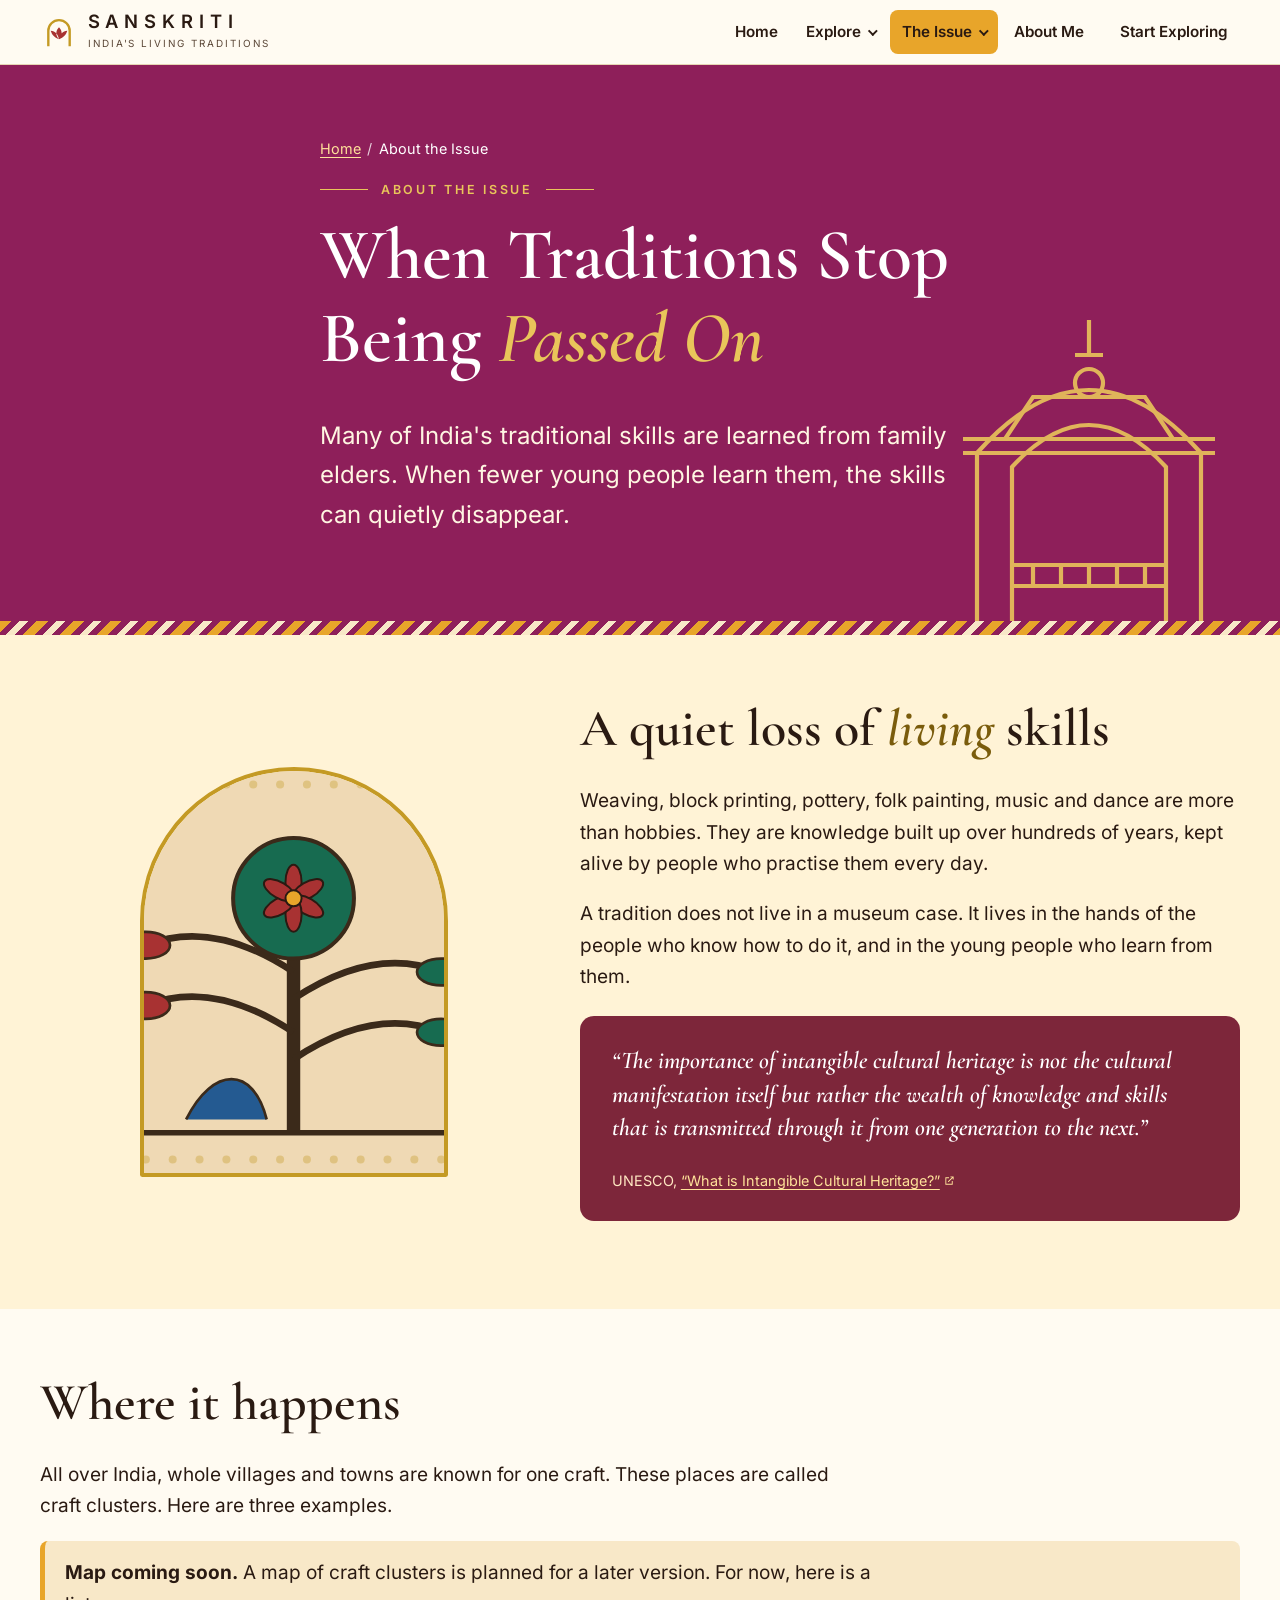
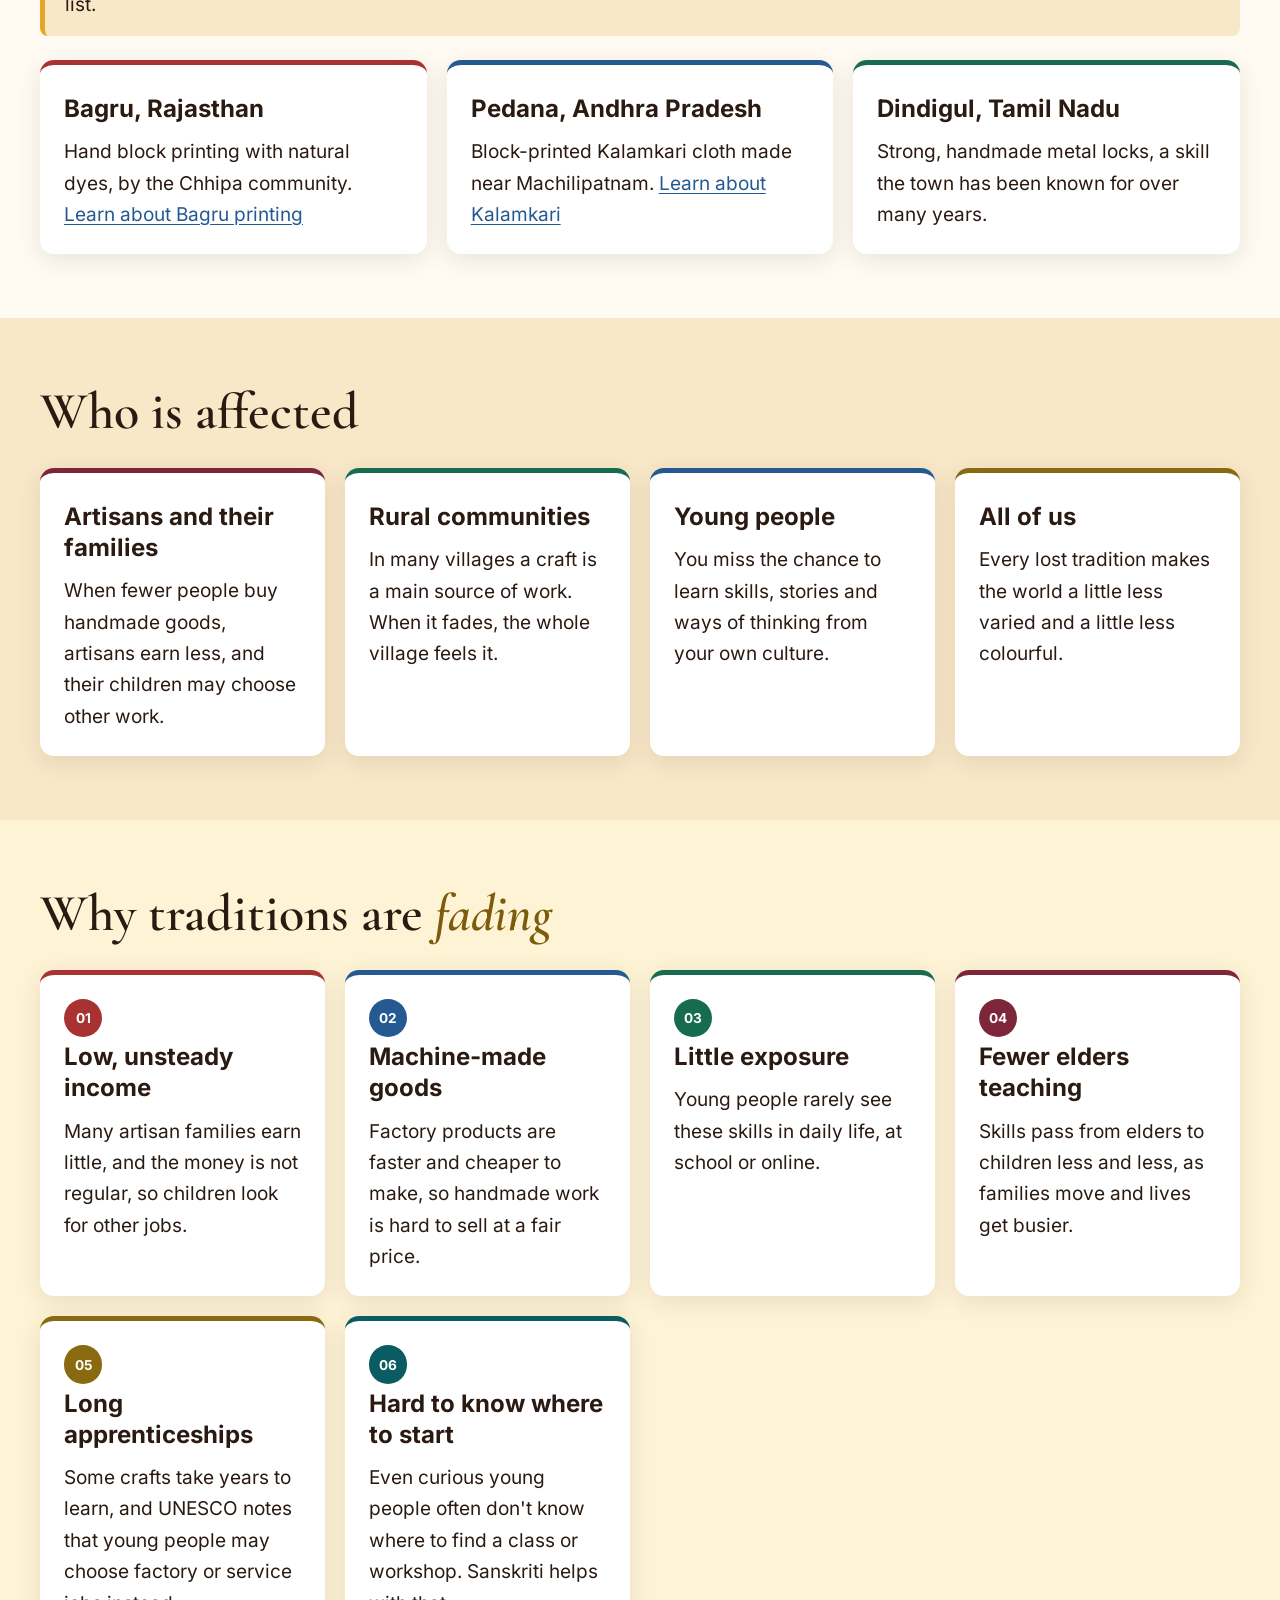
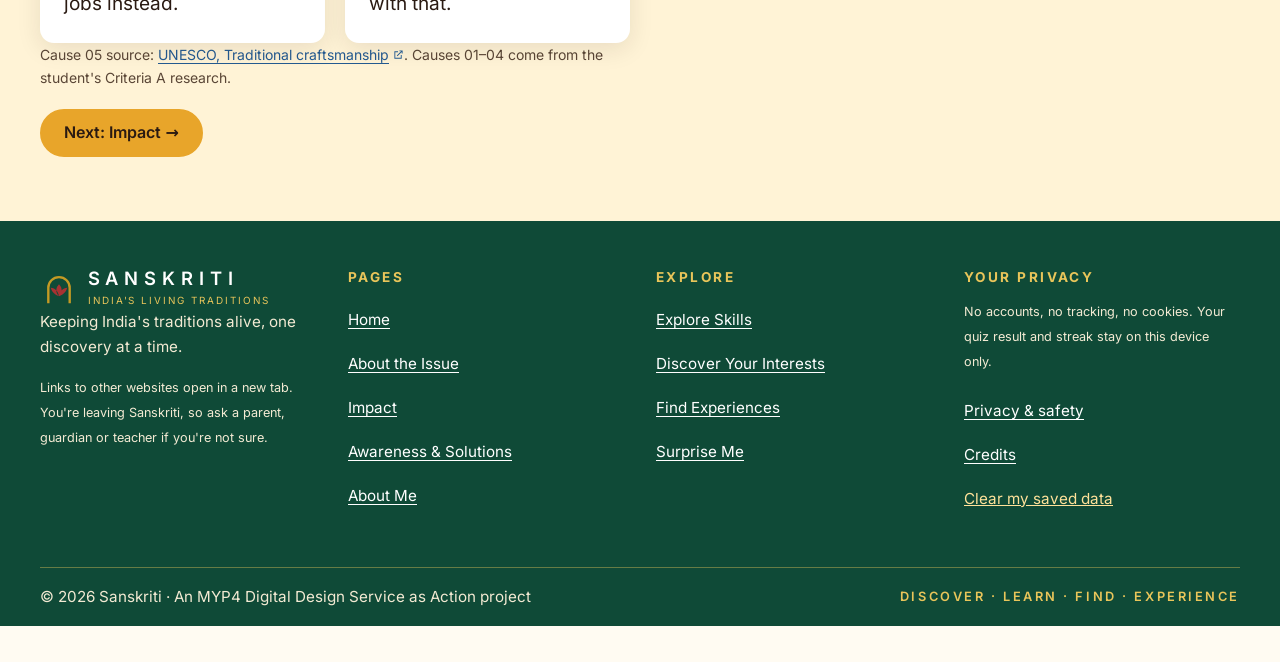
<file: issue.html>
<!doctype html>
<html lang="en">
<head>
<!-- @head (generated by tools/build-partials.mjs – edit there) -->
<meta charset="utf-8">
<meta name="viewport" content="width=device-width, initial-scale=1">
<meta http-equiv="Content-Security-Policy" content="default-src 'self'; script-src 'self' 'sha256-Du+OJKJSbdUgz5nrHeWWINvez6XKDDU/tyj/5c2uvwo='; style-src 'self'; img-src 'self' data:; font-src 'self'; connect-src 'self'; frame-src https://www.google.com; object-src 'none'; base-uri 'self'; form-action 'self'">
<meta name="referrer" content="strict-origin-when-cross-origin">
<title>About the Issue – Sanskriti</title>
<meta name="description" content="Why traditional Indian skills are fading, where it is happening, and who is affected.">
<meta name="theme-color" content="#0F4A37">
<meta property="og:type" content="website">
<meta property="og:site_name" content="Sanskriti">
<meta property="og:title" content="About the Issue – Sanskriti">
<meta property="og:description" content="Why traditional Indian skills are fading, where it is happening, and who is affected.">
<meta name="twitter:card" content="summary_large_image">
<link rel="canonical" href="https://agastyajohridxb.github.io/sanskriti/issue.html">
<meta property="og:url" content="https://agastyajohridxb.github.io/sanskriti/issue.html">
<meta property="og:image" content="https://agastyajohridxb.github.io/sanskriti/assets/img/share.png">
<meta name="twitter:image" content="https://agastyajohridxb.github.io/sanskriti/assets/img/share.png">
<link rel="icon" href="assets/icons/favicon.svg" type="image/svg+xml">
<link rel="icon" href="assets/icons/favicon-32.png" sizes="32x32" type="image/png">
<link rel="apple-touch-icon" href="assets/icons/apple-touch-icon.png">
<link rel="manifest" href="manifest.webmanifest">
<link rel="preload" href="assets/fonts/cormorant-garamond-latin-600-normal.woff2" as="font" type="font/woff2" crossorigin>
<link rel="preload" href="assets/fonts/inter-latin-400-normal.woff2" as="font" type="font/woff2" crossorigin>
<link rel="stylesheet" href="assets/css/site.css">
<script>document.documentElement.classList.add('js')</script>
<script type="module" src="assets/js/main.js"></script>
<!-- /@head -->
</head>
<body>
<!-- @header -->
<a class="skip-link" href="#main">Skip to content</a>
<header class="site-header">
  <div class="container header-inner">
    <a class="brand" href="index.html"><svg viewBox="0 0 64 64" aria-hidden="true" focusable="false"><path d="M14 56V30a18 18 0 0 1 36 0v26" fill="none" stroke="#C49A24" stroke-width="4"/><path d="M32 24c-6 6-6 14 0 20 6-6 6-14 0-20Zm0 20c-8-2-12-8-14-14 8 0 12 6 14 14Zm0 0c8-2 12-8 14-14-8 0-12 6-14 14Z" fill="#A83232"/></svg><span><span class="brand-name">SANSKRITI</span><span class="brand-tag">INDIA'S LIVING TRADITIONS</span></span></a>
    <a class="streak" href="about.html#privacy" data-streak><span aria-hidden="true">🪔</span><span data-streak-text>0-day streak</span></a>
    <button class="menu-toggle btn btn-secondary" type="button" aria-expanded="false" aria-controls="site-nav"><span data-label>Menu</span></button>
    <nav id="site-nav" class="site-nav" aria-label="Main">
      <ul class="nav-list">
        <li><a href="index.html">Home</a></li>
        <li class="has-sub"><button class="sub-toggle" type="button" aria-expanded="false" aria-controls="sub-explore">Explore</button>
          <ul class="sub" id="sub-explore">
            <li><a href="skills.html">Explore Skills</a></li>
            <li><a href="quiz.html">Discover Your Interests</a></li>
            <li><a href="experiences.html">Find Experiences</a></li>
            <li><a href="surprise.html">Surprise Me</a></li>
          </ul></li>
        <li class="has-sub is-current"><button class="sub-toggle" type="button" aria-expanded="false" aria-controls="sub-issue">The Issue</button>
          <ul class="sub" id="sub-issue">
            <li><a href="issue.html" aria-current="page">About the Issue</a></li>
            <li><a href="impact.html">Impact</a></li>
            <li><a href="solutions.html">Awareness &amp; Solutions</a></li>
          </ul></li>
        <li><a href="about.html">About Me</a></li>
        <li class="nav-cta"><a class="btn btn-primary" href="quiz.html">Start Exploring</a></li>
      </ul>
    </nav>
  </div>
</header>
<!-- /@header -->
<main id="main">
  <section class="band band-issue on-dark" aria-labelledby="page-title">
    <svg class="art" viewBox="0 0 200 240" aria-hidden="true" focusable="false" fill="none" stroke="#E9C55A" stroke-width="3"><path d="M20 240V110q80-90 160 0v130"/><path d="M45 240V120q55-60 110 0v120"/><path d="M10 110h180M10 100h180"/><path d="M40 100l20-30h80l20 30"/><path d="M100 40l0-25M90 40h20"/><circle cx="100" cy="60" r="10"/><path d="M45 190h110M45 205h110"/><path d="M60 190v15M80 190v15M100 190v15M120 190v15M140 190v15"/></svg>
    <div class="container band-text">
      <nav class="breadcrumb" aria-label="Breadcrumb"><ol><li><a href="index.html">Home</a></li><li><span aria-current="page">About the Issue</span></li></ol></nav>
      <p class="eyebrow left">About the issue</p>
      <h1 id="page-title">When Traditions Stop Being <em>Passed On</em></h1>
      <p class="lead">Many of India's traditional skills are learned from family elders. When fewer young people learn them, the skills can quietly disappear.</p>
    </div>
  </section>

  <section class="reading" aria-labelledby="loss-title">
    <div class="container split">
      <div class="arch-figure"><img src="assets/img/skills/kalamkari.svg" alt="Illustration of a Kalamkari tree of life" width="400" height="300" decoding="async"></div>
      <div>
        <h2 id="loss-title">A quiet loss of <em>living</em> skills</h2>
        <p>Weaving, block printing, pottery, folk painting, music and dance are more than hobbies. They are knowledge built up over hundreds of years, kept alive by people who practise them every day.</p>
        <p>A tradition does not live in a museum case. It lives in the hands of the people who know how to do it, and in the young people who learn from them.</p>
        <figure class="quote">
          <blockquote><p>“The importance of intangible cultural heritage is not the cultural manifestation itself but rather the wealth of knowledge and skills that is transmitted through it from one generation to the next.”</p></blockquote>
          <figcaption>UNESCO, <a href="https://ich.unesco.org/en/what-is-intangible-heritage-00003">“What is Intangible Cultural Heritage?”</a></figcaption>
        </figure>
      </div>
    </div>
  </section>

  <section aria-labelledby="where-title">
    <div class="container">
      <h2 id="where-title">Where it happens</h2>
      <p>All over India, whole villages and towns are known for one craft. These places are called craft clusters. Here are three examples.</p>
      <div class="note"><p><strong>Map coming soon.</strong> A map of craft clusters is planned for a later version. For now, here is a list.</p></div>
      <ul class="grid">
        <li class="card c-red"><h3>Bagru, Rajasthan</h3><p>Hand block printing with natural dyes, by the Chhipa community. <a href="skill.html?id=bagru">Learn about Bagru printing</a></p></li>
        <li class="card c-blue"><h3>Pedana, Andhra Pradesh</h3><p>Block-printed Kalamkari cloth made near Machilipatnam. <a href="skill.html?id=kalamkari">Learn about Kalamkari</a></p></li>
        <li class="card c-green"><h3>Dindigul, Tamil Nadu</h3><p>Strong, handmade metal locks, a skill the town has been known for over many years.</p></li>
      </ul>
    </div>
  </section>

  <section class="cream" aria-labelledby="who-title">
    <div class="container">
      <h2 id="who-title">Who is affected</h2>
      <ul class="grid">
        <li class="card c-maroon"><h3>Artisans and their families</h3><p>When fewer people buy handmade goods, artisans earn less, and their children may choose other work.</p></li>
        <li class="card c-green"><h3>Rural communities</h3><p>In many villages a craft is a main source of work. When it fades, the whole village feels it.</p></li>
        <li class="card c-blue"><h3>Young people</h3><p>You miss the chance to learn skills, stories and ways of thinking from your own culture.</p></li>
        <li class="card c-gold"><h3>All of us</h3><p>Every lost tradition makes the world a little less varied and a little less colourful.</p></li>
      </ul>
    </div>
  </section>

  <section class="reading" aria-labelledby="why-title">
    <div class="container">
      <h2 id="why-title">Why traditions are <em>fading</em></h2>
      <ol class="grid">
        <li class="card c-red"><span class="badge">01</span><h3>Low, unsteady income</h3><p>Many artisan families earn little, and the money is not regular, so children look for other jobs.</p></li>
        <li class="card c-blue"><span class="badge">02</span><h3>Machine-made goods</h3><p>Factory products are faster and cheaper to make, so handmade work is hard to sell at a fair price.</p></li>
        <li class="card c-green"><span class="badge">03</span><h3>Little exposure</h3><p>Young people rarely see these skills in daily life, at school or online.</p></li>
        <li class="card c-maroon"><span class="badge">04</span><h3>Fewer elders teaching</h3><p>Skills pass from elders to children less and less, as families move and lives get busier.</p></li>
        <li class="card c-gold"><span class="badge">05</span><h3>Long apprenticeships</h3><p>Some crafts take years to learn, and UNESCO notes that young people may choose factory or service jobs instead.</p></li>
        <li class="card c-teal"><span class="badge">06</span><h3>Hard to know where to start</h3><p>Even curious young people often don't know where to find a class or workshop. Sanskriti helps with that.</p></li>
      </ol>
      <p class="source">Cause 05 source: <a href="https://ich.unesco.org/en/traditional-craftsmanship-00057">UNESCO, Traditional craftsmanship</a>. Causes 01–04 come from the student's Criteria A research.</p>
      <div class="btn-row"><a class="btn btn-primary" href="impact.html">Next: Impact →</a></div>
    </div>
  </section>
</main>
<!-- @footer -->
<footer class="site-footer on-dark">
  <div class="container footer-grid">
    <div>
      <a class="brand" href="index.html"><svg viewBox="0 0 64 64" aria-hidden="true" focusable="false"><path d="M14 56V30a18 18 0 0 1 36 0v26" fill="none" stroke="#C49A24" stroke-width="4"/><path d="M32 24c-6 6-6 14 0 20 6-6 6-14 0-20Zm0 20c-8-2-12-8-14-14 8 0 12 6 14 14Zm0 0c8-2 12-8 14-14-8 0-12 6-14 14Z" fill="#A83232"/></svg><span><span class="brand-name">SANSKRITI</span><span class="brand-tag">INDIA'S LIVING TRADITIONS</span></span></a>
      <p>Keeping India's traditions alive, one discovery at a time.</p>
      <p><small>Links to other websites open in a new tab. You're leaving Sanskriti, so ask a parent, guardian or teacher if you're not sure.</small></p>
    </div>
    <div><h2>Pages</h2><ul>
      <li><a href="index.html">Home</a></li><li><a href="issue.html">About the Issue</a></li><li><a href="impact.html">Impact</a></li><li><a href="solutions.html">Awareness &amp; Solutions</a></li><li><a href="about.html">About Me</a></li></ul></div>
    <div><h2>Explore</h2><ul>
      <li><a href="skills.html">Explore Skills</a></li><li><a href="quiz.html">Discover Your Interests</a></li><li><a href="experiences.html">Find Experiences</a></li><li><a href="surprise.html">Surprise Me</a></li></ul></div>
    <div><h2>Your privacy</h2>
      <p><small>No accounts, no tracking, no cookies. Your quiz result and streak stay on this device only.</small></p>
      <ul><li><a href="about.html#privacy">Privacy &amp; safety</a></li><li><a href="about.html#credits">Credits</a></li></ul>
      <button type="button" class="linklike" data-clear-data hidden>Clear my saved data</button>
      <p id="clear-status" role="status"></p>
    </div>
  </div>
  <div class="container footer-strip">
    <span>© 2026 Sanskriti · An MYP4 Digital Design Service as Action project</span>
    <span class="journey-strip">Discover · Learn · Find · Experience</span>
  </div>
</footer>
<!-- /@footer -->
</body>
</html>
</file>
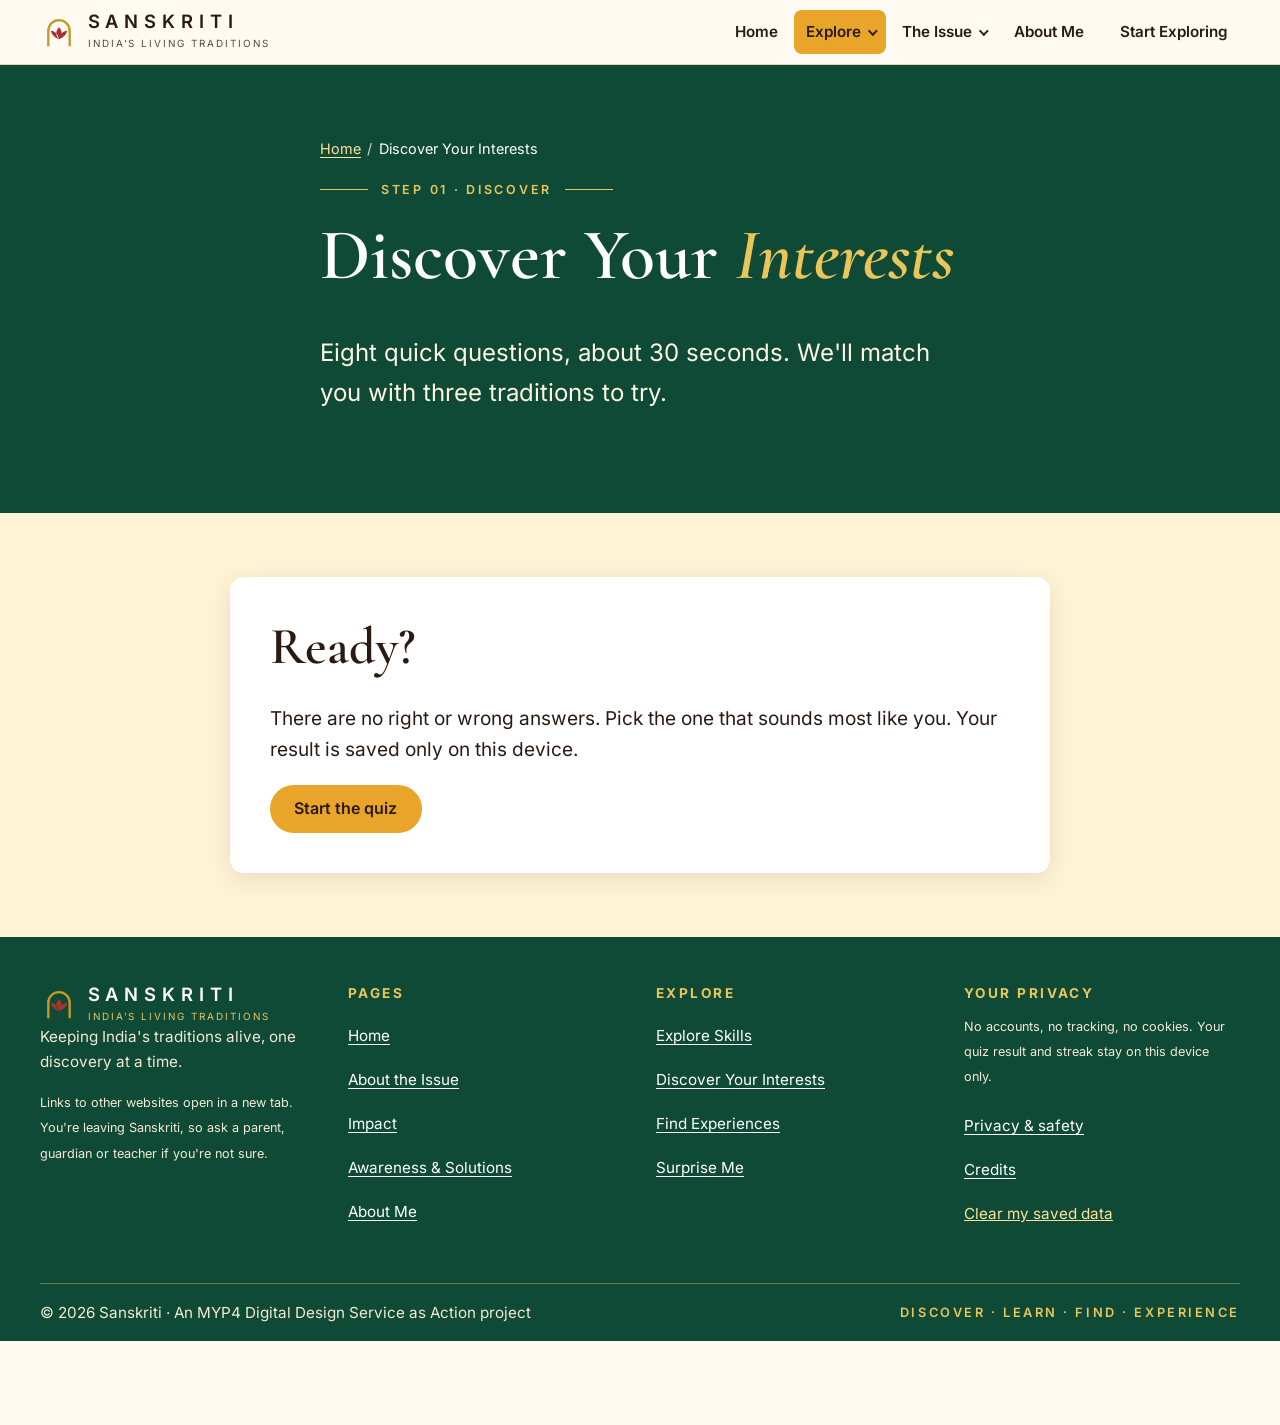
<file: quiz.html>
<!doctype html>
<html lang="en">
<head>
<!-- @head (generated by tools/build-partials.mjs – edit there) -->
<meta charset="utf-8">
<meta name="viewport" content="width=device-width, initial-scale=1">
<meta http-equiv="Content-Security-Policy" content="default-src 'self'; script-src 'self' 'sha256-Du+OJKJSbdUgz5nrHeWWINvez6XKDDU/tyj/5c2uvwo='; style-src 'self'; img-src 'self' data:; font-src 'self'; connect-src 'self'; frame-src https://www.google.com; object-src 'none'; base-uri 'self'; form-action 'self'">
<meta name="referrer" content="strict-origin-when-cross-origin">
<title>Discover Your Interests – Sanskriti</title>
<meta name="description" content="A 30-second quiz that matches you with Indian traditions you might love.">
<meta name="theme-color" content="#0F4A37">
<meta property="og:type" content="website">
<meta property="og:site_name" content="Sanskriti">
<meta property="og:title" content="Discover Your Interests – Sanskriti">
<meta property="og:description" content="A 30-second quiz that matches you with Indian traditions you might love.">
<meta name="twitter:card" content="summary_large_image">
<link rel="canonical" href="https://agastyajohridxb.github.io/sanskriti/quiz.html">
<meta property="og:url" content="https://agastyajohridxb.github.io/sanskriti/quiz.html">
<meta property="og:image" content="https://agastyajohridxb.github.io/sanskriti/assets/img/share.png">
<meta name="twitter:image" content="https://agastyajohridxb.github.io/sanskriti/assets/img/share.png">
<link rel="icon" href="assets/icons/favicon.svg" type="image/svg+xml">
<link rel="icon" href="assets/icons/favicon-32.png" sizes="32x32" type="image/png">
<link rel="apple-touch-icon" href="assets/icons/apple-touch-icon.png">
<link rel="manifest" href="manifest.webmanifest">
<link rel="preload" href="assets/fonts/cormorant-garamond-latin-600-normal.woff2" as="font" type="font/woff2" crossorigin>
<link rel="preload" href="assets/fonts/inter-latin-400-normal.woff2" as="font" type="font/woff2" crossorigin>
<link rel="stylesheet" href="assets/css/site.css">
<script>document.documentElement.classList.add('js')</script>
<script type="module" src="assets/js/main.js"></script>
<!-- /@head -->
</head>
<body>
<!-- @header -->
<a class="skip-link" href="#main">Skip to content</a>
<header class="site-header">
  <div class="container header-inner">
    <a class="brand" href="index.html"><svg viewBox="0 0 64 64" aria-hidden="true" focusable="false"><path d="M14 56V30a18 18 0 0 1 36 0v26" fill="none" stroke="#C49A24" stroke-width="4"/><path d="M32 24c-6 6-6 14 0 20 6-6 6-14 0-20Zm0 20c-8-2-12-8-14-14 8 0 12 6 14 14Zm0 0c8-2 12-8 14-14-8 0-12 6-14 14Z" fill="#A83232"/></svg><span><span class="brand-name">SANSKRITI</span><span class="brand-tag">INDIA'S LIVING TRADITIONS</span></span></a>
    <a class="streak" href="about.html#privacy" data-streak><span aria-hidden="true">🪔</span><span data-streak-text>0-day streak</span></a>
    <button class="menu-toggle btn btn-secondary" type="button" aria-expanded="false" aria-controls="site-nav"><span data-label>Menu</span></button>
    <nav id="site-nav" class="site-nav" aria-label="Main">
      <ul class="nav-list">
        <li><a href="index.html">Home</a></li>
        <li class="has-sub is-current"><button class="sub-toggle" type="button" aria-expanded="false" aria-controls="sub-explore">Explore</button>
          <ul class="sub" id="sub-explore">
            <li><a href="skills.html">Explore Skills</a></li>
            <li><a href="quiz.html" aria-current="page">Discover Your Interests</a></li>
            <li><a href="experiences.html">Find Experiences</a></li>
            <li><a href="surprise.html">Surprise Me</a></li>
          </ul></li>
        <li class="has-sub"><button class="sub-toggle" type="button" aria-expanded="false" aria-controls="sub-issue">The Issue</button>
          <ul class="sub" id="sub-issue">
            <li><a href="issue.html">About the Issue</a></li>
            <li><a href="impact.html">Impact</a></li>
            <li><a href="solutions.html">Awareness &amp; Solutions</a></li>
          </ul></li>
        <li><a href="about.html">About Me</a></li>
        <li class="nav-cta"><a class="btn btn-primary" href="quiz.html">Start Exploring</a></li>
      </ul>
    </nav>
  </div>
</header>
<!-- /@header -->
<main id="main">
  <section class="band band-home on-dark" aria-labelledby="page-title">
    <div class="container band-text">
      <nav class="breadcrumb" aria-label="Breadcrumb"><ol><li><a href="index.html">Home</a></li><li><span aria-current="page">Discover Your Interests</span></li></ol></nav>
      <p class="eyebrow left">Step 01 · Discover</p>
      <h1 id="page-title">Discover Your <em>Interests</em></h1>
      <p class="lead">Eight quick questions, about 30 seconds. We'll match you with three traditions to try.</p>
    </div>
  </section>
  <section class="reading">
    <div class="narrow">
      <div id="quiz-intro" class="quiz">
        <h2>Ready?</h2>
        <p>There are no right or wrong answers. Pick the one that sounds most like you. Your result is saved only on this device.</p>
        <p id="quiz-saved" hidden>Last time, your top match was <a href="skills.html">a tradition</a>.</p>
        <button id="quiz-start" class="btn btn-primary" type="button">Start the quiz</button>
        <noscript><p class="note">The quiz needs JavaScript. You can still <a href="skills.html">browse every skill</a>.</p></noscript>
      </div>
      <div id="quiz" class="quiz" hidden></div>
      <p id="quiz-live" class="visually-hidden" aria-live="polite"></p>
    </div>
  </section>
</main>
<!-- @footer -->
<footer class="site-footer on-dark">
  <div class="container footer-grid">
    <div>
      <a class="brand" href="index.html"><svg viewBox="0 0 64 64" aria-hidden="true" focusable="false"><path d="M14 56V30a18 18 0 0 1 36 0v26" fill="none" stroke="#C49A24" stroke-width="4"/><path d="M32 24c-6 6-6 14 0 20 6-6 6-14 0-20Zm0 20c-8-2-12-8-14-14 8 0 12 6 14 14Zm0 0c8-2 12-8 14-14-8 0-12 6-14 14Z" fill="#A83232"/></svg><span><span class="brand-name">SANSKRITI</span><span class="brand-tag">INDIA'S LIVING TRADITIONS</span></span></a>
      <p>Keeping India's traditions alive, one discovery at a time.</p>
      <p><small>Links to other websites open in a new tab. You're leaving Sanskriti, so ask a parent, guardian or teacher if you're not sure.</small></p>
    </div>
    <div><h2>Pages</h2><ul>
      <li><a href="index.html">Home</a></li><li><a href="issue.html">About the Issue</a></li><li><a href="impact.html">Impact</a></li><li><a href="solutions.html">Awareness &amp; Solutions</a></li><li><a href="about.html">About Me</a></li></ul></div>
    <div><h2>Explore</h2><ul>
      <li><a href="skills.html">Explore Skills</a></li><li><a href="quiz.html">Discover Your Interests</a></li><li><a href="experiences.html">Find Experiences</a></li><li><a href="surprise.html">Surprise Me</a></li></ul></div>
    <div><h2>Your privacy</h2>
      <p><small>No accounts, no tracking, no cookies. Your quiz result and streak stay on this device only.</small></p>
      <ul><li><a href="about.html#privacy">Privacy &amp; safety</a></li><li><a href="about.html#credits">Credits</a></li></ul>
      <button type="button" class="linklike" data-clear-data hidden>Clear my saved data</button>
      <p id="clear-status" role="status"></p>
    </div>
  </div>
  <div class="container footer-strip">
    <span>© 2026 Sanskriti · An MYP4 Digital Design Service as Action project</span>
    <span class="journey-strip">Discover · Learn · Find · Experience</span>
  </div>
</footer>
<!-- /@footer -->
<script type="module" src="assets/js/quiz.js"></script>
</body>
</html>
</file>
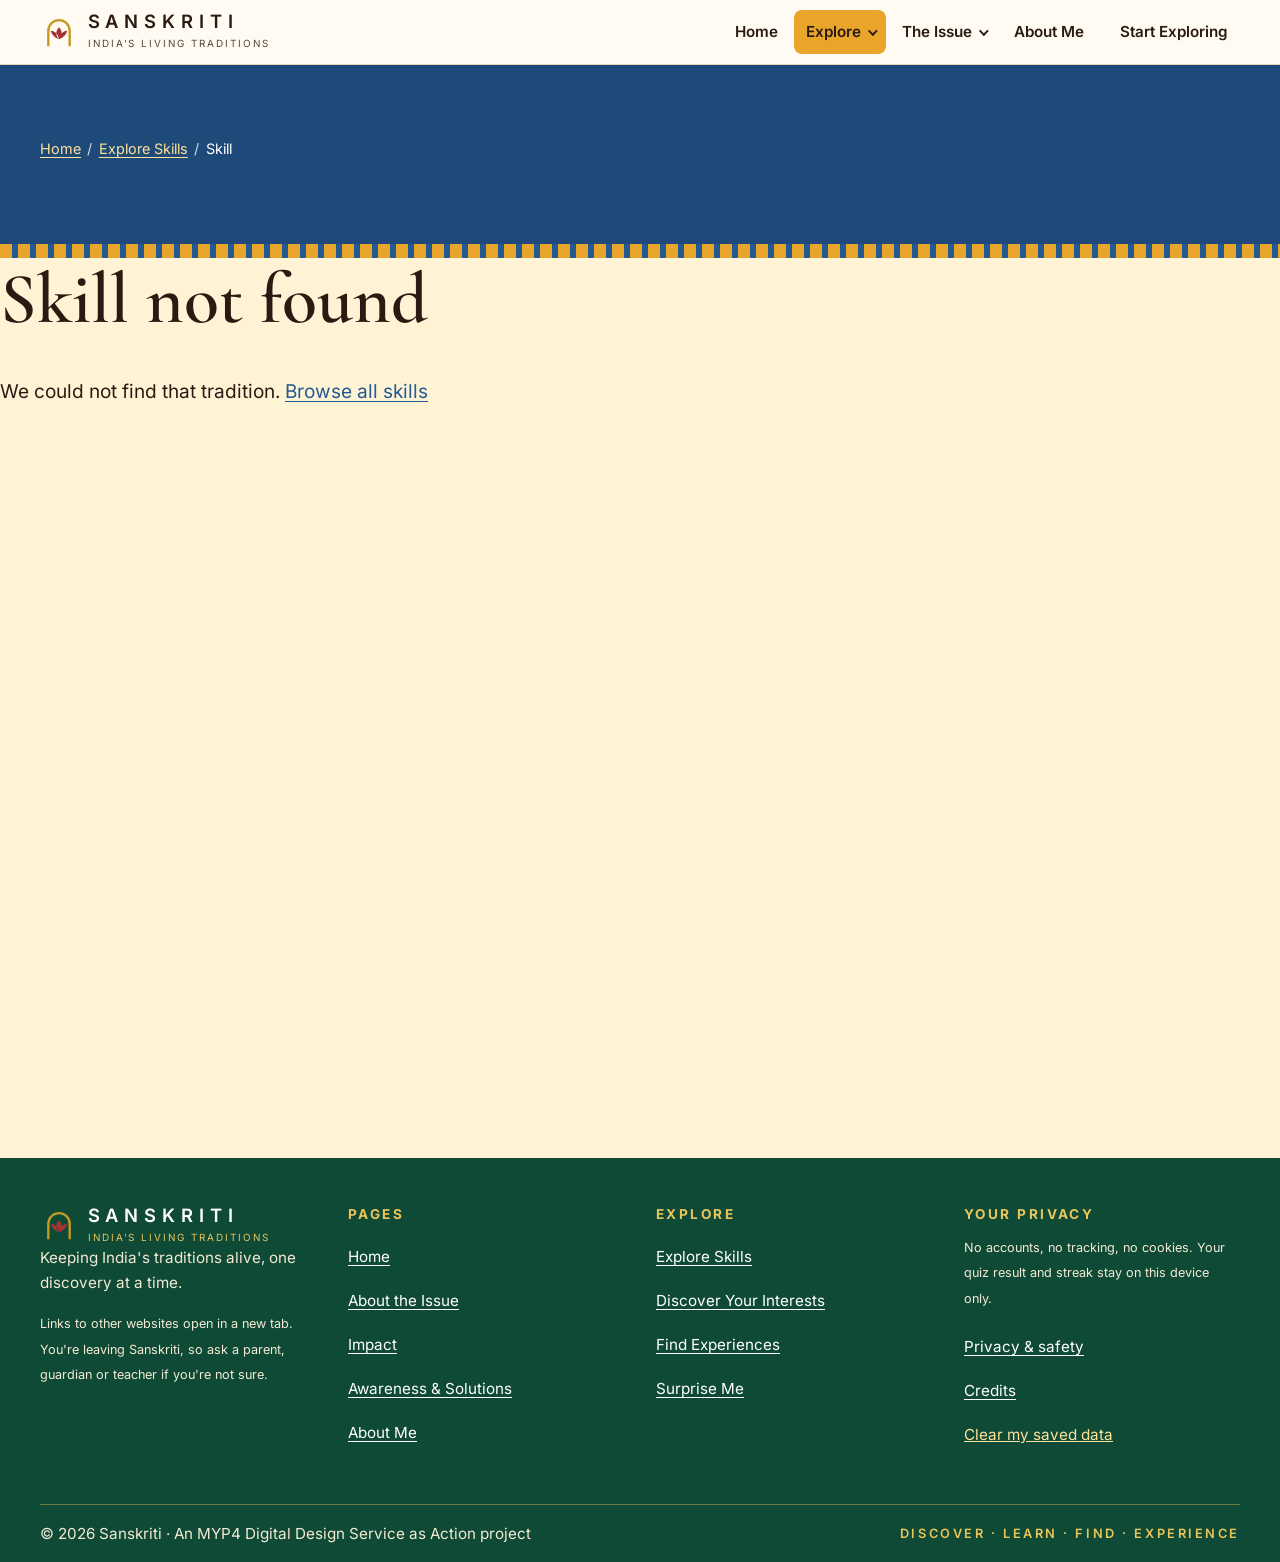
<file: skill.html>
<!doctype html>
<html lang="en">
<head>
<!-- @head (generated by tools/build-partials.mjs – edit there) -->
<meta charset="utf-8">
<meta name="viewport" content="width=device-width, initial-scale=1">
<meta http-equiv="Content-Security-Policy" content="default-src 'self'; script-src 'self' 'sha256-Du+OJKJSbdUgz5nrHeWWINvez6XKDDU/tyj/5c2uvwo='; style-src 'self'; img-src 'self' data:; font-src 'self'; connect-src 'self'; frame-src https://www.google.com; object-src 'none'; base-uri 'self'; form-action 'self'">
<meta name="referrer" content="strict-origin-when-cross-origin">
<title>Skill – Sanskriti</title>
<meta name="description" content="Learn the story, technique and meaning of a traditional Indian skill.">
<meta name="theme-color" content="#0F4A37">
<meta property="og:type" content="website">
<meta property="og:site_name" content="Sanskriti">
<meta property="og:title" content="Skill – Sanskriti">
<meta property="og:description" content="Learn the story, technique and meaning of a traditional Indian skill.">
<meta name="twitter:card" content="summary_large_image">
<link rel="canonical" href="https://agastyajohridxb.github.io/sanskriti/skill.html">
<meta property="og:url" content="https://agastyajohridxb.github.io/sanskriti/skill.html">
<meta property="og:image" content="https://agastyajohridxb.github.io/sanskriti/assets/img/share.png">
<meta name="twitter:image" content="https://agastyajohridxb.github.io/sanskriti/assets/img/share.png">
<link rel="icon" href="assets/icons/favicon.svg" type="image/svg+xml">
<link rel="icon" href="assets/icons/favicon-32.png" sizes="32x32" type="image/png">
<link rel="apple-touch-icon" href="assets/icons/apple-touch-icon.png">
<link rel="manifest" href="manifest.webmanifest">
<link rel="preload" href="assets/fonts/cormorant-garamond-latin-600-normal.woff2" as="font" type="font/woff2" crossorigin>
<link rel="preload" href="assets/fonts/inter-latin-400-normal.woff2" as="font" type="font/woff2" crossorigin>
<link rel="stylesheet" href="assets/css/site.css">
<script>document.documentElement.classList.add('js')</script>
<script type="module" src="assets/js/main.js"></script>
<!-- /@head -->
</head>
<body>
<!-- @header -->
<a class="skip-link" href="#main">Skip to content</a>
<header class="site-header">
  <div class="container header-inner">
    <a class="brand" href="index.html"><svg viewBox="0 0 64 64" aria-hidden="true" focusable="false"><path d="M14 56V30a18 18 0 0 1 36 0v26" fill="none" stroke="#C49A24" stroke-width="4"/><path d="M32 24c-6 6-6 14 0 20 6-6 6-14 0-20Zm0 20c-8-2-12-8-14-14 8 0 12 6 14 14Zm0 0c8-2 12-8 14-14-8 0-12 6-14 14Z" fill="#A83232"/></svg><span><span class="brand-name">SANSKRITI</span><span class="brand-tag">INDIA'S LIVING TRADITIONS</span></span></a>
    <a class="streak" href="about.html#privacy" data-streak><span aria-hidden="true">🪔</span><span data-streak-text>0-day streak</span></a>
    <button class="menu-toggle btn btn-secondary" type="button" aria-expanded="false" aria-controls="site-nav"><span data-label>Menu</span></button>
    <nav id="site-nav" class="site-nav" aria-label="Main">
      <ul class="nav-list">
        <li><a href="index.html">Home</a></li>
        <li class="has-sub is-current"><button class="sub-toggle" type="button" aria-expanded="false" aria-controls="sub-explore">Explore</button>
          <ul class="sub" id="sub-explore">
            <li><a href="skills.html">Explore Skills</a></li>
            <li><a href="quiz.html">Discover Your Interests</a></li>
            <li><a href="experiences.html">Find Experiences</a></li>
            <li><a href="surprise.html">Surprise Me</a></li>
          </ul></li>
        <li class="has-sub"><button class="sub-toggle" type="button" aria-expanded="false" aria-controls="sub-issue">The Issue</button>
          <ul class="sub" id="sub-issue">
            <li><a href="issue.html">About the Issue</a></li>
            <li><a href="impact.html">Impact</a></li>
            <li><a href="solutions.html">Awareness &amp; Solutions</a></li>
          </ul></li>
        <li><a href="about.html">About Me</a></li>
        <li class="nav-cta"><a class="btn btn-primary" href="quiz.html">Start Exploring</a></li>
      </ul>
    </nav>
  </div>
</header>
<!-- /@header -->
<main id="main">
  <section class="band band-explore on-dark" aria-label="Breadcrumb">
    <div class="container"><nav class="breadcrumb" aria-label="Breadcrumb"><ol><li><a href="index.html">Home</a></li><li><a href="skills.html">Explore Skills</a></li><li><span aria-current="page" id="crumb-current">Skill</span></li></ol></nav></div>
  </section>
  <div id="skill" class="reading" aria-live="polite"><div class="container"><p>Loading…</p></div></div>
  <!-- @skills-noscript -->
<noscript><div class="container"><p class="note">This page needs JavaScript to show one skill at a time. Here is a short summary of every tradition instead.</p>
<section id="madhubani"><h2>Madhubani painting</h2><p>Bright paintings full of fish, birds, flowers and gods, filled edge to edge with fine lines.</p><p>Madhubani art comes from the Mithila region of Bihar. Women painted it on the walls and floors of their homes for festivals and weddings. In the 1960s artists began painting on paper, and it became known around the world.</p></section>
<section id="warli"><h2>Warli painting</h2><p>Simple white figures made of circles, triangles and lines that show village life, dancing and farming.</p><p>Warli painting is made by the Warli community of Maharashtra. It was painted on the mud walls of homes, often for weddings and harvests, using white paste made from rice.</p></section>
<section id="blue-pottery"><h2>Jaipur blue pottery</h2><p>Shiny pots and tiles painted in cobalt blue and turquoise, with flowers and birds.</p><p>Blue pottery is linked with Persian and Mughal glazed tile work and became well known in Jaipur. Unlike most pottery it is not made from clay but from a dough of quartz powder, glass and other materials.</p></section>
<section id="terracotta"><h2>Terracotta pottery</h2><p>Red-brown clay shaped by hand or on a wheel, then baked to make pots, lamps and animal figures.</p><p>People in India have made fired clay objects for thousands of years. Bankura in West Bengal is famous for its tall terracotta horses, and many villages still make clay pots and diyas for everyday use and festivals.</p></section>
<section id="dhokra"><h2>Dhokra metal casting</h2><p>Small metal figures of animals and people, made using wax and clay in a very old method.</p><p>Dhokra uses the lost-wax method of casting metal, one of the oldest known ways of making metal objects. The famous 'Dancing Girl' from Mohenjo-daro was made using lost-wax casting.</p></section>
<section id="bagru"><h2>Bagru block printing</h2><p>Patterns printed on cloth by hand using carved wooden blocks and natural dyes.</p><p>Bagru is a village near Jaipur where the Chhipa community has printed cloth by hand for generations. It is known for earthy colours and the dabu method, where mud is used to block dye from parts of the cloth.</p></section>
<section id="kalamkari"><h2>Kalamkari</h2><p>Cloth painted or block-printed with plant dyes, showing trees, flowers and stories.</p><p>Kalamkari means 'pen work'. In Srikalahasti, artists draw freehand with a bamboo pen to tell stories from epics. In Pedana, near Machilipatnam, the designs are printed with wooden blocks.</p></section>
<section id="kanjeevaram"><h2>Kanjeevaram silk weaving</h2><p>Heavy silk sarees woven on handlooms, with wide borders and gold thread.</p><p>Kanchipuram in Tamil Nadu has been a weaving town for centuries. Its silk sarees are famous for strong silk and borders woven separately and joined firmly to the body of the saree.</p></section>
<section id="ikat"><h2>Ikat weaving</h2><p>Threads are tie-dyed before weaving, so the pattern appears as the cloth is made.</p><p>In ikat, weavers tie and dye the threads in planned patterns before they go on the loom. Odisha's Sambalpuri ikat and Telangana's Pochampally ikat are two well-known styles.</p></section>
<section id="sitar-tabla"><h2>Sitar &amp; tabla</h2><p>The sitar's ringing strings and the tabla's talking drums are at the heart of Hindustani music.</p><p>The sitar and tabla are key instruments in Hindustani classical music of North India. Music is often taught through the guru–shishya tradition, where a student learns closely from a teacher over many years.</p></section>
<section id="carnatic-veena"><h2>Carnatic veena</h2><p>A large stringed instrument with a deep, warm sound, played in Carnatic music.</p><p>The veena is one of the oldest instruments mentioned in Indian texts. The Saraswati veena is used in Carnatic classical music of South India, and the goddess Saraswati is often shown holding one.</p></section>
<section id="kathak"><h2>Kathak</h2><p>A storytelling dance with fast spins, rhythmic footwork and ankle bells.</p><p>The word Kathak comes from 'katha', meaning story. Storytellers in North India told tales through dance. Over time it grew in temples and royal courts into the dance we see today.</p></section>
<section id="bharatanatyam"><h2>Bharatanatyam</h2><p>A classical dance from Tamil Nadu with strong poses, clear footwork and expressive hands.</p><p>Bharatanatyam developed in the temples of Tamil Nadu. In the 20th century, artists such as Rukmini Devi Arundale, who founded Kalakshetra in Chennai, helped bring it to stages around the world.</p></section>
<section id="pongal"><h2>Pongal (harvest dish)</h2><p>A dish of rice and lentils cooked during the Pongal harvest festival, sweet or savoury.</p><p>Pongal is both the name of a harvest festival in Tamil Nadu and the dish cooked for it. Families boil new rice with milk until it bubbles over, which is a sign of plenty.</p></section>
<section id="makki-saag"><h2>Makki di roti &amp; sarson da saag</h2><p>Corn flatbread with slow-cooked mustard greens, a winter favourite in Punjab.</p><p>In Punjab, mustard greens grow well in winter, and maize (makki) flour is used for flatbreads. The two are cooked together as a hearty seasonal meal, often shared with the whole family.</p></section>
</div></noscript>
<!-- /@skills-noscript -->
</main>
<!-- @footer -->
<footer class="site-footer on-dark">
  <div class="container footer-grid">
    <div>
      <a class="brand" href="index.html"><svg viewBox="0 0 64 64" aria-hidden="true" focusable="false"><path d="M14 56V30a18 18 0 0 1 36 0v26" fill="none" stroke="#C49A24" stroke-width="4"/><path d="M32 24c-6 6-6 14 0 20 6-6 6-14 0-20Zm0 20c-8-2-12-8-14-14 8 0 12 6 14 14Zm0 0c8-2 12-8 14-14-8 0-12 6-14 14Z" fill="#A83232"/></svg><span><span class="brand-name">SANSKRITI</span><span class="brand-tag">INDIA'S LIVING TRADITIONS</span></span></a>
      <p>Keeping India's traditions alive, one discovery at a time.</p>
      <p><small>Links to other websites open in a new tab. You're leaving Sanskriti, so ask a parent, guardian or teacher if you're not sure.</small></p>
    </div>
    <div><h2>Pages</h2><ul>
      <li><a href="index.html">Home</a></li><li><a href="issue.html">About the Issue</a></li><li><a href="impact.html">Impact</a></li><li><a href="solutions.html">Awareness &amp; Solutions</a></li><li><a href="about.html">About Me</a></li></ul></div>
    <div><h2>Explore</h2><ul>
      <li><a href="skills.html">Explore Skills</a></li><li><a href="quiz.html">Discover Your Interests</a></li><li><a href="experiences.html">Find Experiences</a></li><li><a href="surprise.html">Surprise Me</a></li></ul></div>
    <div><h2>Your privacy</h2>
      <p><small>No accounts, no tracking, no cookies. Your quiz result and streak stay on this device only.</small></p>
      <ul><li><a href="about.html#privacy">Privacy &amp; safety</a></li><li><a href="about.html#credits">Credits</a></li></ul>
      <button type="button" class="linklike" data-clear-data hidden>Clear my saved data</button>
      <p id="clear-status" role="status"></p>
    </div>
  </div>
  <div class="container footer-strip">
    <span>© 2026 Sanskriti · An MYP4 Digital Design Service as Action project</span>
    <span class="journey-strip">Discover · Learn · Find · Experience</span>
  </div>
</footer>
<!-- /@footer -->
<script type="module" src="assets/js/skill-detail.js"></script>
</body>
</html>
</file>
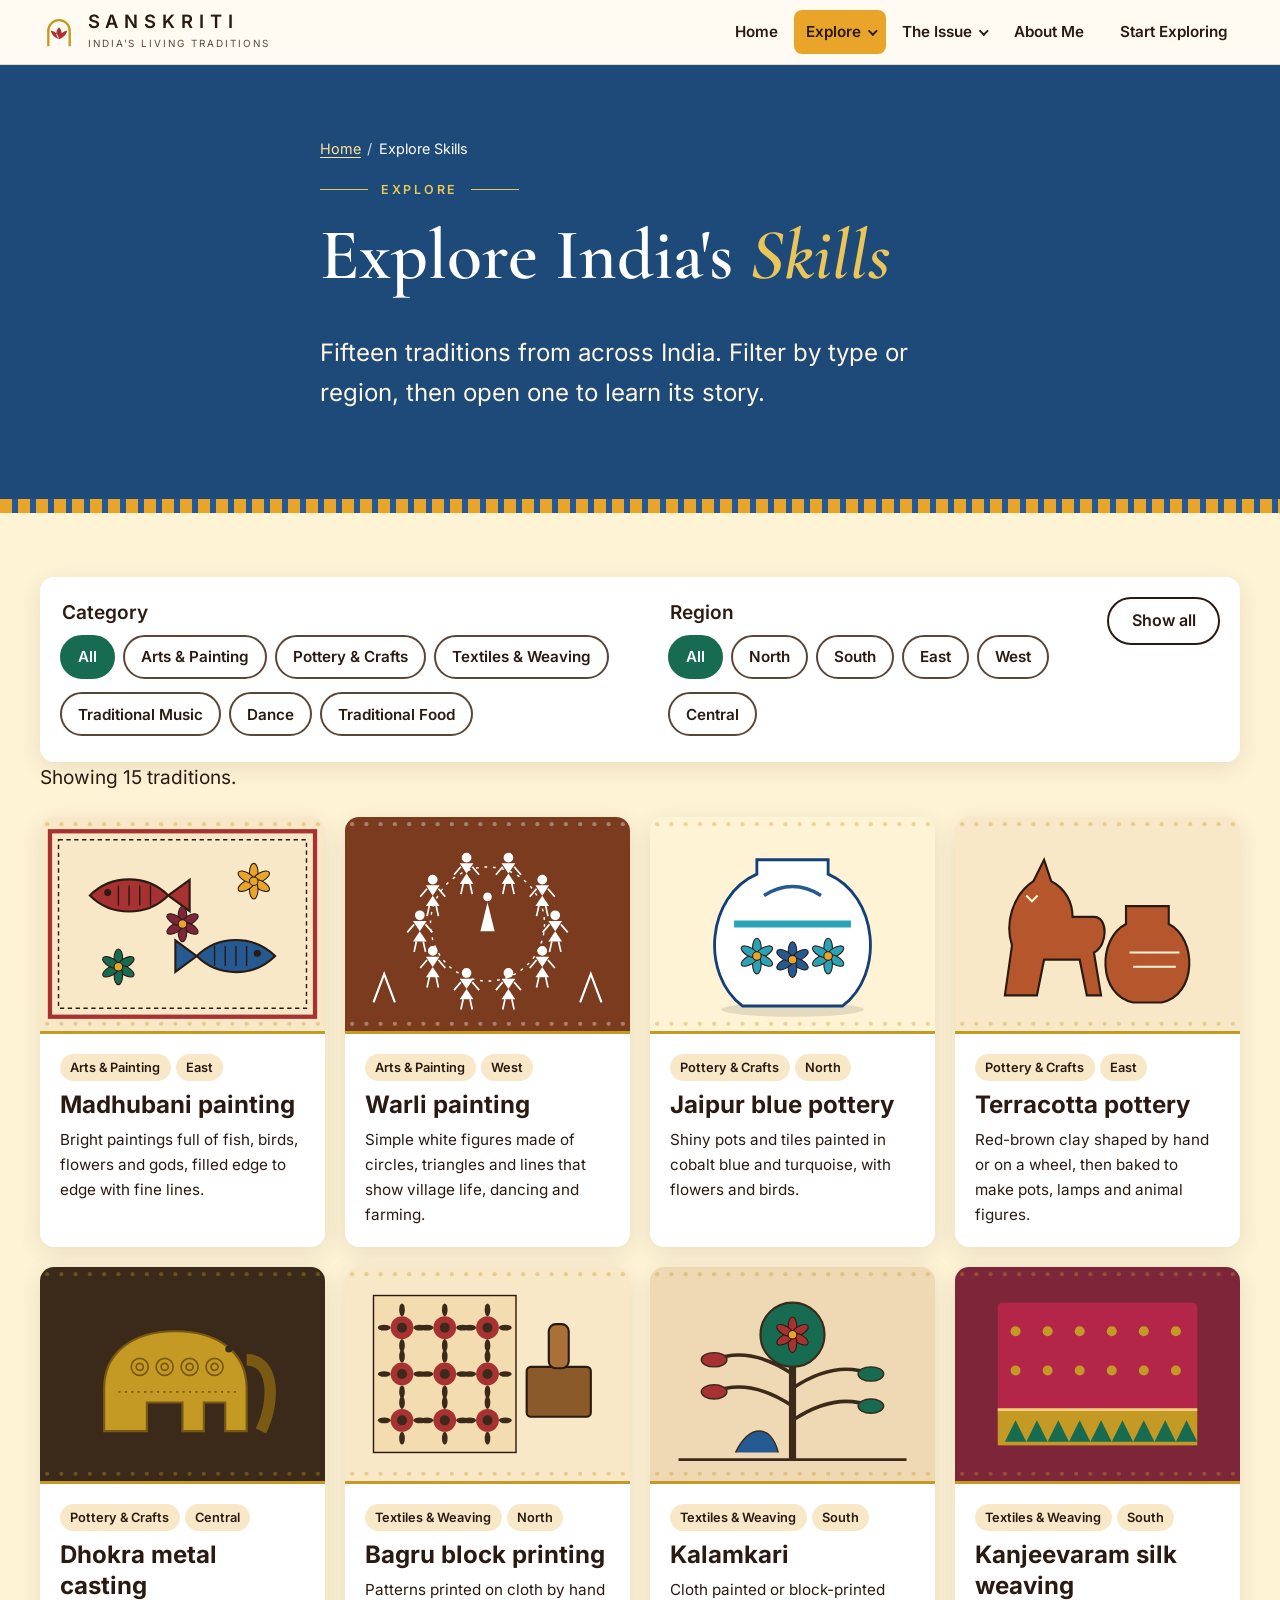
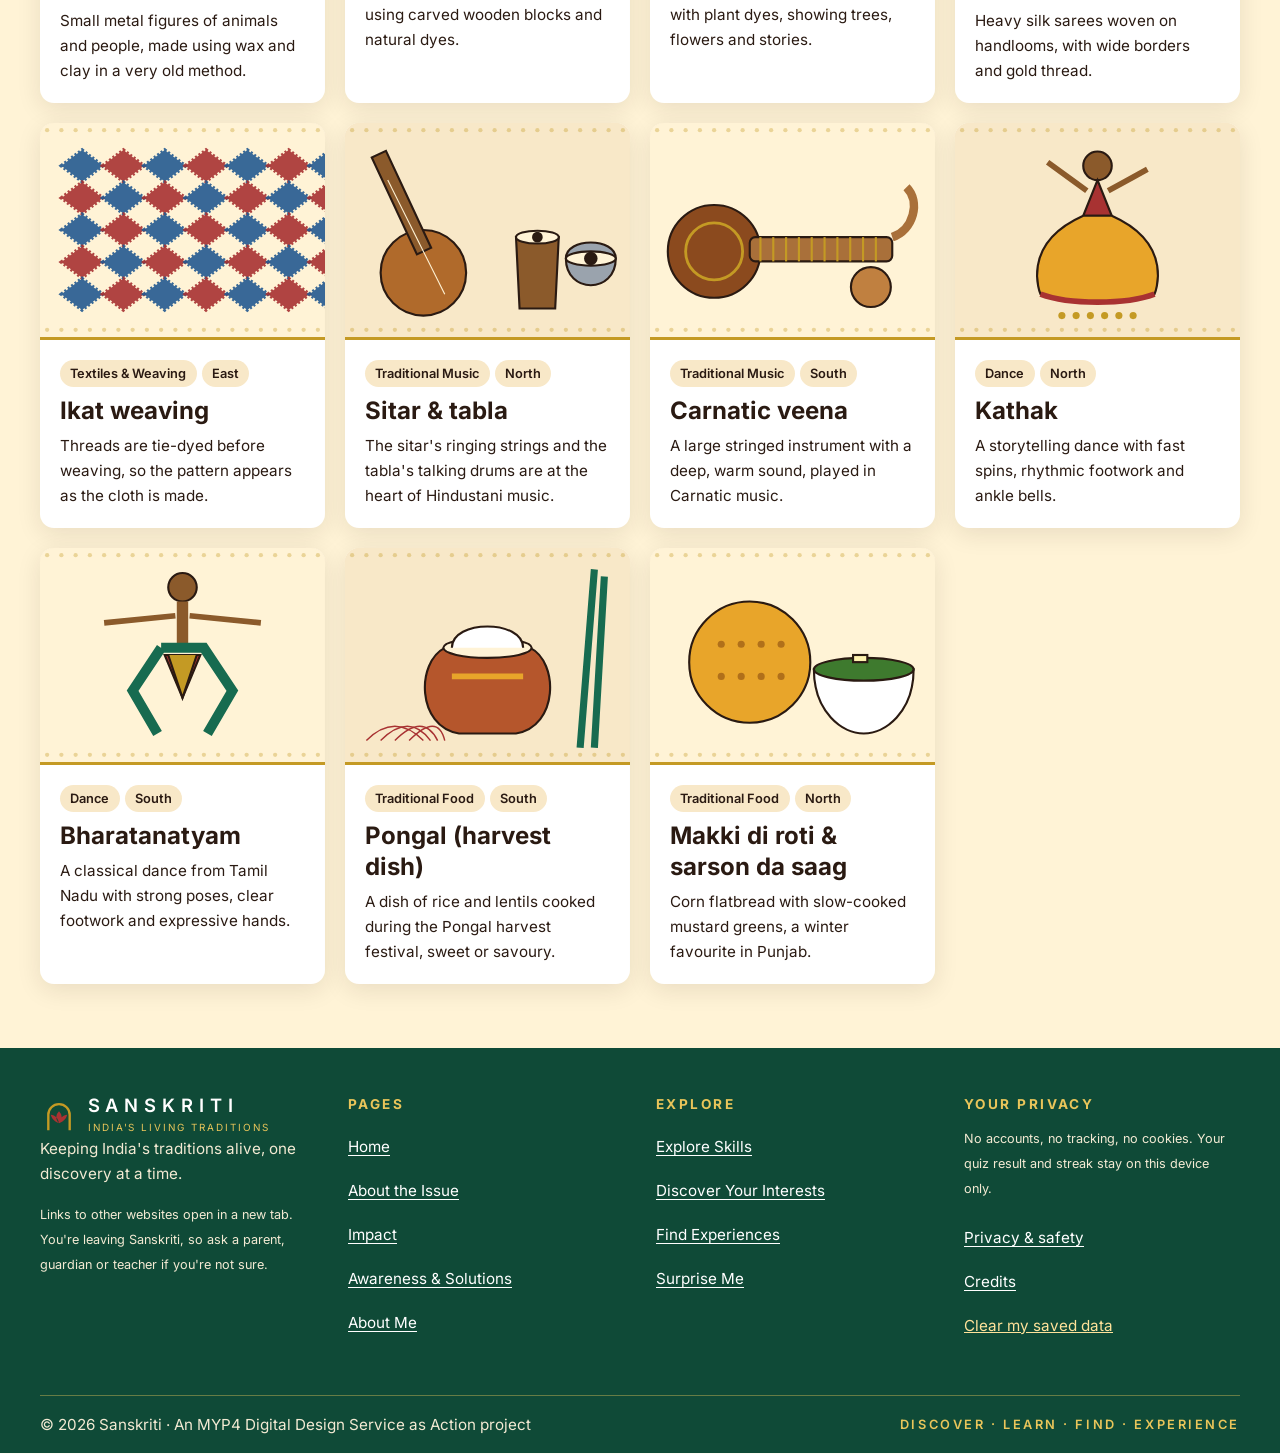
<file: skills.html>
<!doctype html>
<html lang="en">
<head>
<!-- @head (generated by tools/build-partials.mjs – edit there) -->
<meta charset="utf-8">
<meta name="viewport" content="width=device-width, initial-scale=1">
<meta http-equiv="Content-Security-Policy" content="default-src 'self'; script-src 'self' 'sha256-Du+OJKJSbdUgz5nrHeWWINvez6XKDDU/tyj/5c2uvwo='; style-src 'self'; img-src 'self' data:; font-src 'self'; connect-src 'self'; frame-src https://www.google.com; object-src 'none'; base-uri 'self'; form-action 'self'">
<meta name="referrer" content="strict-origin-when-cross-origin">
<title>Explore Skills – Sanskriti</title>
<meta name="description" content="Browse traditional Indian skills by category and region: painting, pottery, weaving, music, dance and food.">
<meta name="theme-color" content="#0F4A37">
<meta property="og:type" content="website">
<meta property="og:site_name" content="Sanskriti">
<meta property="og:title" content="Explore Skills – Sanskriti">
<meta property="og:description" content="Browse traditional Indian skills by category and region: painting, pottery, weaving, music, dance and food.">
<meta name="twitter:card" content="summary_large_image">
<link rel="canonical" href="https://agastyajohridxb.github.io/sanskriti/skills.html">
<meta property="og:url" content="https://agastyajohridxb.github.io/sanskriti/skills.html">
<meta property="og:image" content="https://agastyajohridxb.github.io/sanskriti/assets/img/share.png">
<meta name="twitter:image" content="https://agastyajohridxb.github.io/sanskriti/assets/img/share.png">
<link rel="icon" href="assets/icons/favicon.svg" type="image/svg+xml">
<link rel="icon" href="assets/icons/favicon-32.png" sizes="32x32" type="image/png">
<link rel="apple-touch-icon" href="assets/icons/apple-touch-icon.png">
<link rel="manifest" href="manifest.webmanifest">
<link rel="preload" href="assets/fonts/cormorant-garamond-latin-600-normal.woff2" as="font" type="font/woff2" crossorigin>
<link rel="preload" href="assets/fonts/inter-latin-400-normal.woff2" as="font" type="font/woff2" crossorigin>
<link rel="stylesheet" href="assets/css/site.css">
<script>document.documentElement.classList.add('js')</script>
<script type="module" src="assets/js/main.js"></script>
<!-- /@head -->
</head>
<body>
<!-- @header -->
<a class="skip-link" href="#main">Skip to content</a>
<header class="site-header">
  <div class="container header-inner">
    <a class="brand" href="index.html"><svg viewBox="0 0 64 64" aria-hidden="true" focusable="false"><path d="M14 56V30a18 18 0 0 1 36 0v26" fill="none" stroke="#C49A24" stroke-width="4"/><path d="M32 24c-6 6-6 14 0 20 6-6 6-14 0-20Zm0 20c-8-2-12-8-14-14 8 0 12 6 14 14Zm0 0c8-2 12-8 14-14-8 0-12 6-14 14Z" fill="#A83232"/></svg><span><span class="brand-name">SANSKRITI</span><span class="brand-tag">INDIA'S LIVING TRADITIONS</span></span></a>
    <a class="streak" href="about.html#privacy" data-streak><span aria-hidden="true">🪔</span><span data-streak-text>0-day streak</span></a>
    <button class="menu-toggle btn btn-secondary" type="button" aria-expanded="false" aria-controls="site-nav"><span data-label>Menu</span></button>
    <nav id="site-nav" class="site-nav" aria-label="Main">
      <ul class="nav-list">
        <li><a href="index.html">Home</a></li>
        <li class="has-sub is-current"><button class="sub-toggle" type="button" aria-expanded="false" aria-controls="sub-explore">Explore</button>
          <ul class="sub" id="sub-explore">
            <li><a href="skills.html" aria-current="page">Explore Skills</a></li>
            <li><a href="quiz.html">Discover Your Interests</a></li>
            <li><a href="experiences.html">Find Experiences</a></li>
            <li><a href="surprise.html">Surprise Me</a></li>
          </ul></li>
        <li class="has-sub"><button class="sub-toggle" type="button" aria-expanded="false" aria-controls="sub-issue">The Issue</button>
          <ul class="sub" id="sub-issue">
            <li><a href="issue.html">About the Issue</a></li>
            <li><a href="impact.html">Impact</a></li>
            <li><a href="solutions.html">Awareness &amp; Solutions</a></li>
          </ul></li>
        <li><a href="about.html">About Me</a></li>
        <li class="nav-cta"><a class="btn btn-primary" href="quiz.html">Start Exploring</a></li>
      </ul>
    </nav>
  </div>
</header>
<!-- /@header -->
<main id="main">
  <section class="band band-explore on-dark" aria-labelledby="page-title">
    <div class="container band-text">
      <nav class="breadcrumb" aria-label="Breadcrumb"><ol><li><a href="index.html">Home</a></li><li><span aria-current="page">Explore Skills</span></li></ol></nav>
      <p class="eyebrow left">Explore</p>
      <h1 id="page-title">Explore India's <em>Skills</em></h1>
      <p class="lead">Fifteen traditions from across India. Filter by type or region, then open one to learn its story.</p>
    </div>
  </section>
  <section class="reading" aria-label="Skills">
    <div class="container">
      <div id="filters" class="filters" role="group" aria-label="Filter skills" hidden>
        <fieldset class="chips"><legend>Category</legend><label class="chip"><input type="radio" name="category" value="all" checked><span>All</span></label><label class="chip"><input type="radio" name="category" value="arts"><span>Arts &amp; Painting</span></label><label class="chip"><input type="radio" name="category" value="crafts"><span>Pottery &amp; Crafts</span></label><label class="chip"><input type="radio" name="category" value="textiles"><span>Textiles &amp; Weaving</span></label><label class="chip"><input type="radio" name="category" value="music"><span>Traditional Music</span></label><label class="chip"><input type="radio" name="category" value="dance"><span>Dance</span></label><label class="chip"><input type="radio" name="category" value="food"><span>Traditional Food</span></label></fieldset>
        <fieldset class="chips"><legend>Region</legend><label class="chip"><input type="radio" name="zone" value="all" checked><span>All</span></label><label class="chip"><input type="radio" name="zone" value="north"><span>North</span></label><label class="chip"><input type="radio" name="zone" value="south"><span>South</span></label><label class="chip"><input type="radio" name="zone" value="east"><span>East</span></label><label class="chip"><input type="radio" name="zone" value="west"><span>West</span></label><label class="chip"><input type="radio" name="zone" value="central"><span>Central</span></label></fieldset>
        <div><button type="button" id="filter-reset" class="btn btn-secondary">Show all</button></div>
      </div>
      <p id="filter-status" role="status" aria-live="polite"></p>
      <h2 class="visually-hidden">All traditions</h2>
      <!-- @skills-grid -->
<ul class="grid" id="skill-grid">
  <li data-skill-card data-category="arts" data-zone="east"><a class="skill-card" href="skill.html?id=madhubani">
    <div class="thumb"><img src="assets/img/skills/madhubani.svg" alt="" width="400" height="300" loading="lazy" decoding="async"></div>
    <div class="body"><span class="tag">Arts &amp; Painting</span><span class="tag">East</span>
    <h3>Madhubani painting</h3><p>Bright paintings full of fish, birds, flowers and gods, filled edge to edge with fine lines.</p></div></a></li>
  <li data-skill-card data-category="arts" data-zone="west"><a class="skill-card" href="skill.html?id=warli">
    <div class="thumb"><img src="assets/img/skills/warli.svg" alt="" width="400" height="300" loading="lazy" decoding="async"></div>
    <div class="body"><span class="tag">Arts &amp; Painting</span><span class="tag">West</span>
    <h3>Warli painting</h3><p>Simple white figures made of circles, triangles and lines that show village life, dancing and farming.</p></div></a></li>
  <li data-skill-card data-category="crafts" data-zone="north"><a class="skill-card" href="skill.html?id=blue-pottery">
    <div class="thumb"><img src="assets/img/skills/blue-pottery.svg" alt="" width="400" height="300" loading="lazy" decoding="async"></div>
    <div class="body"><span class="tag">Pottery &amp; Crafts</span><span class="tag">North</span>
    <h3>Jaipur blue pottery</h3><p>Shiny pots and tiles painted in cobalt blue and turquoise, with flowers and birds.</p></div></a></li>
  <li data-skill-card data-category="crafts" data-zone="east"><a class="skill-card" href="skill.html?id=terracotta">
    <div class="thumb"><img src="assets/img/skills/terracotta.svg" alt="" width="400" height="300" loading="lazy" decoding="async"></div>
    <div class="body"><span class="tag">Pottery &amp; Crafts</span><span class="tag">East</span>
    <h3>Terracotta pottery</h3><p>Red-brown clay shaped by hand or on a wheel, then baked to make pots, lamps and animal figures.</p></div></a></li>
  <li data-skill-card data-category="crafts" data-zone="central"><a class="skill-card" href="skill.html?id=dhokra">
    <div class="thumb"><img src="assets/img/skills/dhokra.svg" alt="" width="400" height="300" loading="lazy" decoding="async"></div>
    <div class="body"><span class="tag">Pottery &amp; Crafts</span><span class="tag">Central</span>
    <h3>Dhokra metal casting</h3><p>Small metal figures of animals and people, made using wax and clay in a very old method.</p></div></a></li>
  <li data-skill-card data-category="textiles" data-zone="north"><a class="skill-card" href="skill.html?id=bagru">
    <div class="thumb"><img src="assets/img/skills/bagru.svg" alt="" width="400" height="300" loading="lazy" decoding="async"></div>
    <div class="body"><span class="tag">Textiles &amp; Weaving</span><span class="tag">North</span>
    <h3>Bagru block printing</h3><p>Patterns printed on cloth by hand using carved wooden blocks and natural dyes.</p></div></a></li>
  <li data-skill-card data-category="textiles" data-zone="south"><a class="skill-card" href="skill.html?id=kalamkari">
    <div class="thumb"><img src="assets/img/skills/kalamkari.svg" alt="" width="400" height="300" loading="lazy" decoding="async"></div>
    <div class="body"><span class="tag">Textiles &amp; Weaving</span><span class="tag">South</span>
    <h3>Kalamkari</h3><p>Cloth painted or block-printed with plant dyes, showing trees, flowers and stories.</p></div></a></li>
  <li data-skill-card data-category="textiles" data-zone="south"><a class="skill-card" href="skill.html?id=kanjeevaram">
    <div class="thumb"><img src="assets/img/skills/kanjeevaram.svg" alt="" width="400" height="300" loading="lazy" decoding="async"></div>
    <div class="body"><span class="tag">Textiles &amp; Weaving</span><span class="tag">South</span>
    <h3>Kanjeevaram silk weaving</h3><p>Heavy silk sarees woven on handlooms, with wide borders and gold thread.</p></div></a></li>
  <li data-skill-card data-category="textiles" data-zone="east"><a class="skill-card" href="skill.html?id=ikat">
    <div class="thumb"><img src="assets/img/skills/ikat.svg" alt="" width="400" height="300" loading="lazy" decoding="async"></div>
    <div class="body"><span class="tag">Textiles &amp; Weaving</span><span class="tag">East</span>
    <h3>Ikat weaving</h3><p>Threads are tie-dyed before weaving, so the pattern appears as the cloth is made.</p></div></a></li>
  <li data-skill-card data-category="music" data-zone="north"><a class="skill-card" href="skill.html?id=sitar-tabla">
    <div class="thumb"><img src="assets/img/skills/sitar-tabla.svg" alt="" width="400" height="300" loading="lazy" decoding="async"></div>
    <div class="body"><span class="tag">Traditional Music</span><span class="tag">North</span>
    <h3>Sitar &amp; tabla</h3><p>The sitar's ringing strings and the tabla's talking drums are at the heart of Hindustani music.</p></div></a></li>
  <li data-skill-card data-category="music" data-zone="south"><a class="skill-card" href="skill.html?id=carnatic-veena">
    <div class="thumb"><img src="assets/img/skills/carnatic-veena.svg" alt="" width="400" height="300" loading="lazy" decoding="async"></div>
    <div class="body"><span class="tag">Traditional Music</span><span class="tag">South</span>
    <h3>Carnatic veena</h3><p>A large stringed instrument with a deep, warm sound, played in Carnatic music.</p></div></a></li>
  <li data-skill-card data-category="dance" data-zone="north"><a class="skill-card" href="skill.html?id=kathak">
    <div class="thumb"><img src="assets/img/skills/kathak.svg" alt="" width="400" height="300" loading="lazy" decoding="async"></div>
    <div class="body"><span class="tag">Dance</span><span class="tag">North</span>
    <h3>Kathak</h3><p>A storytelling dance with fast spins, rhythmic footwork and ankle bells.</p></div></a></li>
  <li data-skill-card data-category="dance" data-zone="south"><a class="skill-card" href="skill.html?id=bharatanatyam">
    <div class="thumb"><img src="assets/img/skills/bharatanatyam.svg" alt="" width="400" height="300" loading="lazy" decoding="async"></div>
    <div class="body"><span class="tag">Dance</span><span class="tag">South</span>
    <h3>Bharatanatyam</h3><p>A classical dance from Tamil Nadu with strong poses, clear footwork and expressive hands.</p></div></a></li>
  <li data-skill-card data-category="food" data-zone="south"><a class="skill-card" href="skill.html?id=pongal">
    <div class="thumb"><img src="assets/img/skills/pongal.svg" alt="" width="400" height="300" loading="lazy" decoding="async"></div>
    <div class="body"><span class="tag">Traditional Food</span><span class="tag">South</span>
    <h3>Pongal (harvest dish)</h3><p>A dish of rice and lentils cooked during the Pongal harvest festival, sweet or savoury.</p></div></a></li>
  <li data-skill-card data-category="food" data-zone="north"><a class="skill-card" href="skill.html?id=makki-saag">
    <div class="thumb"><img src="assets/img/skills/makki-saag.svg" alt="" width="400" height="300" loading="lazy" decoding="async"></div>
    <div class="body"><span class="tag">Traditional Food</span><span class="tag">North</span>
    <h3>Makki di roti &amp; sarson da saag</h3><p>Corn flatbread with slow-cooked mustard greens, a winter favourite in Punjab.</p></div></a></li>
</ul>
<!-- /@skills-grid -->
    </div>
  </section>
</main>
<!-- @footer -->
<footer class="site-footer on-dark">
  <div class="container footer-grid">
    <div>
      <a class="brand" href="index.html"><svg viewBox="0 0 64 64" aria-hidden="true" focusable="false"><path d="M14 56V30a18 18 0 0 1 36 0v26" fill="none" stroke="#C49A24" stroke-width="4"/><path d="M32 24c-6 6-6 14 0 20 6-6 6-14 0-20Zm0 20c-8-2-12-8-14-14 8 0 12 6 14 14Zm0 0c8-2 12-8 14-14-8 0-12 6-14 14Z" fill="#A83232"/></svg><span><span class="brand-name">SANSKRITI</span><span class="brand-tag">INDIA'S LIVING TRADITIONS</span></span></a>
      <p>Keeping India's traditions alive, one discovery at a time.</p>
      <p><small>Links to other websites open in a new tab. You're leaving Sanskriti, so ask a parent, guardian or teacher if you're not sure.</small></p>
    </div>
    <div><h2>Pages</h2><ul>
      <li><a href="index.html">Home</a></li><li><a href="issue.html">About the Issue</a></li><li><a href="impact.html">Impact</a></li><li><a href="solutions.html">Awareness &amp; Solutions</a></li><li><a href="about.html">About Me</a></li></ul></div>
    <div><h2>Explore</h2><ul>
      <li><a href="skills.html">Explore Skills</a></li><li><a href="quiz.html">Discover Your Interests</a></li><li><a href="experiences.html">Find Experiences</a></li><li><a href="surprise.html">Surprise Me</a></li></ul></div>
    <div><h2>Your privacy</h2>
      <p><small>No accounts, no tracking, no cookies. Your quiz result and streak stay on this device only.</small></p>
      <ul><li><a href="about.html#privacy">Privacy &amp; safety</a></li><li><a href="about.html#credits">Credits</a></li></ul>
      <button type="button" class="linklike" data-clear-data hidden>Clear my saved data</button>
      <p id="clear-status" role="status"></p>
    </div>
  </div>
  <div class="container footer-strip">
    <span>© 2026 Sanskriti · An MYP4 Digital Design Service as Action project</span>
    <span class="journey-strip">Discover · Learn · Find · Experience</span>
  </div>
</footer>
<!-- /@footer -->
<script type="module" src="assets/js/skills.js"></script>
</body>
</html>
</file>
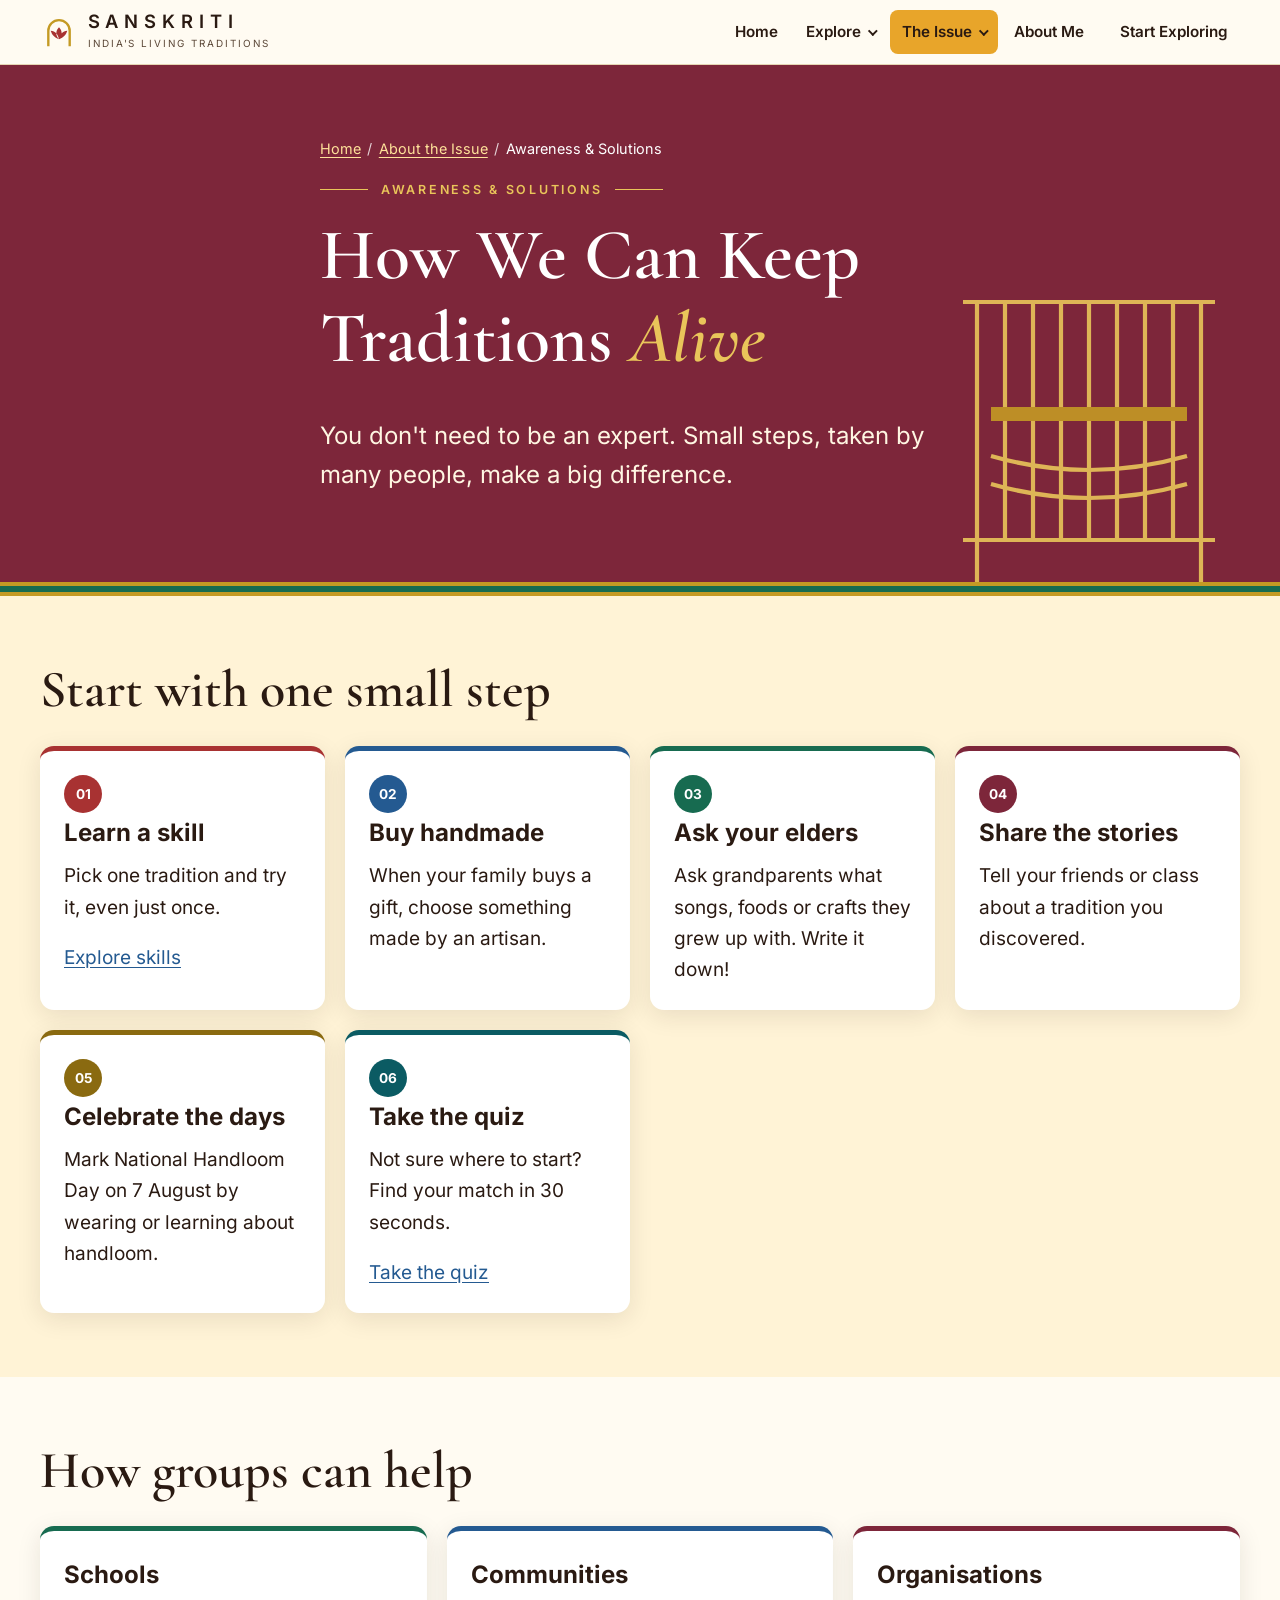
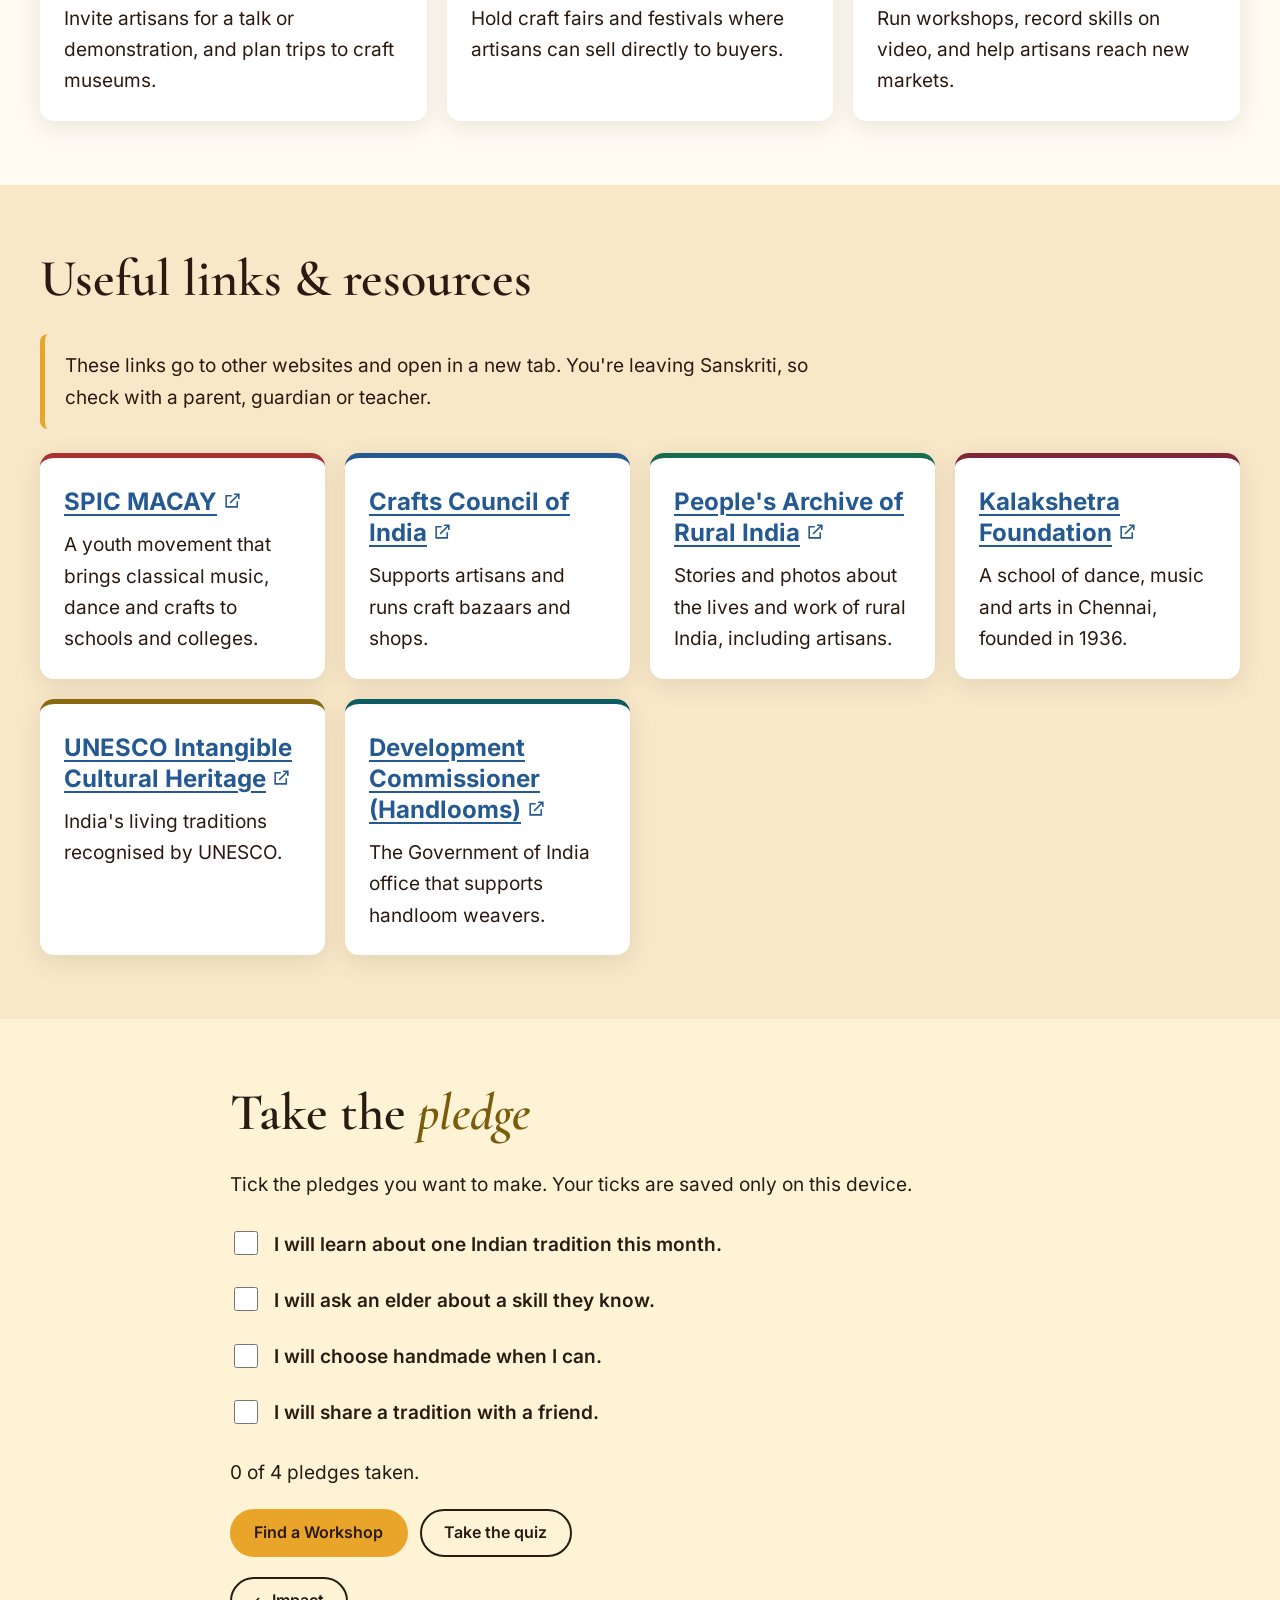
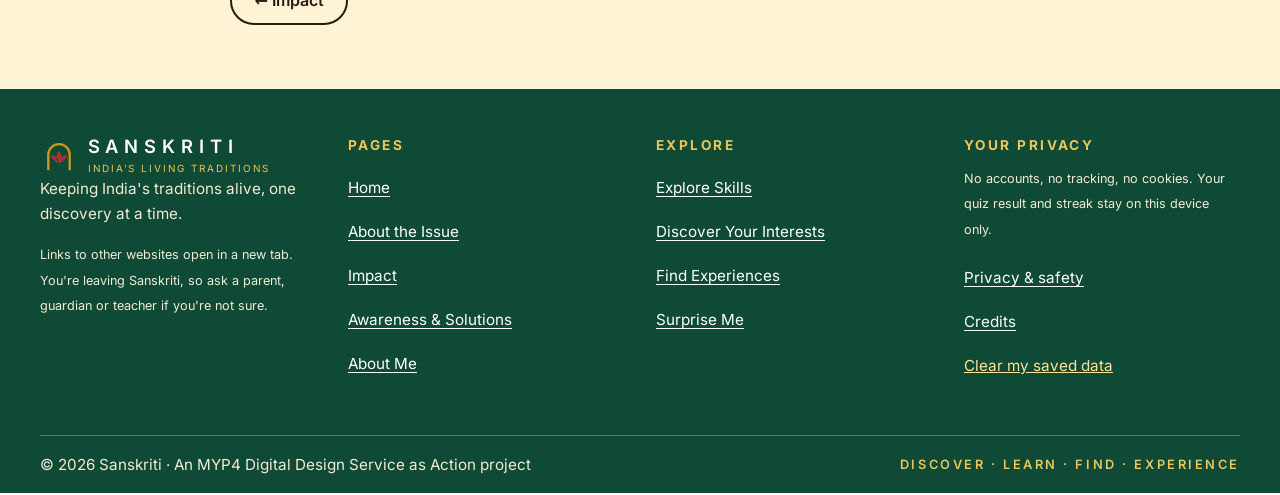
<file: solutions.html>
<!doctype html>
<html lang="en">
<head>
<!-- @head (generated by tools/build-partials.mjs – edit there) -->
<meta charset="utf-8">
<meta name="viewport" content="width=device-width, initial-scale=1">
<meta http-equiv="Content-Security-Policy" content="default-src 'self'; script-src 'self' 'sha256-Du+OJKJSbdUgz5nrHeWWINvez6XKDDU/tyj/5c2uvwo='; style-src 'self'; img-src 'self' data:; font-src 'self'; connect-src 'self'; frame-src https://www.google.com; object-src 'none'; base-uri 'self'; form-action 'self'">
<meta name="referrer" content="strict-origin-when-cross-origin">
<title>Awareness &amp; Solutions – Sanskriti</title>
<meta name="description" content="Small steps anyone can take to keep Indian traditions alive, plus trusted organisations.">
<meta name="theme-color" content="#0F4A37">
<meta property="og:type" content="website">
<meta property="og:site_name" content="Sanskriti">
<meta property="og:title" content="Awareness &amp; Solutions – Sanskriti">
<meta property="og:description" content="Small steps anyone can take to keep Indian traditions alive, plus trusted organisations.">
<meta name="twitter:card" content="summary_large_image">
<link rel="canonical" href="https://agastyajohridxb.github.io/sanskriti/solutions.html">
<meta property="og:url" content="https://agastyajohridxb.github.io/sanskriti/solutions.html">
<meta property="og:image" content="https://agastyajohridxb.github.io/sanskriti/assets/img/share.png">
<meta name="twitter:image" content="https://agastyajohridxb.github.io/sanskriti/assets/img/share.png">
<link rel="icon" href="assets/icons/favicon.svg" type="image/svg+xml">
<link rel="icon" href="assets/icons/favicon-32.png" sizes="32x32" type="image/png">
<link rel="apple-touch-icon" href="assets/icons/apple-touch-icon.png">
<link rel="manifest" href="manifest.webmanifest">
<link rel="preload" href="assets/fonts/cormorant-garamond-latin-600-normal.woff2" as="font" type="font/woff2" crossorigin>
<link rel="preload" href="assets/fonts/inter-latin-400-normal.woff2" as="font" type="font/woff2" crossorigin>
<link rel="stylesheet" href="assets/css/site.css">
<script>document.documentElement.classList.add('js')</script>
<script type="module" src="assets/js/main.js"></script>
<!-- /@head -->
</head>
<body>
<!-- @header -->
<a class="skip-link" href="#main">Skip to content</a>
<header class="site-header">
  <div class="container header-inner">
    <a class="brand" href="index.html"><svg viewBox="0 0 64 64" aria-hidden="true" focusable="false"><path d="M14 56V30a18 18 0 0 1 36 0v26" fill="none" stroke="#C49A24" stroke-width="4"/><path d="M32 24c-6 6-6 14 0 20 6-6 6-14 0-20Zm0 20c-8-2-12-8-14-14 8 0 12 6 14 14Zm0 0c8-2 12-8 14-14-8 0-12 6-14 14Z" fill="#A83232"/></svg><span><span class="brand-name">SANSKRITI</span><span class="brand-tag">INDIA'S LIVING TRADITIONS</span></span></a>
    <a class="streak" href="about.html#privacy" data-streak><span aria-hidden="true">🪔</span><span data-streak-text>0-day streak</span></a>
    <button class="menu-toggle btn btn-secondary" type="button" aria-expanded="false" aria-controls="site-nav"><span data-label>Menu</span></button>
    <nav id="site-nav" class="site-nav" aria-label="Main">
      <ul class="nav-list">
        <li><a href="index.html">Home</a></li>
        <li class="has-sub"><button class="sub-toggle" type="button" aria-expanded="false" aria-controls="sub-explore">Explore</button>
          <ul class="sub" id="sub-explore">
            <li><a href="skills.html">Explore Skills</a></li>
            <li><a href="quiz.html">Discover Your Interests</a></li>
            <li><a href="experiences.html">Find Experiences</a></li>
            <li><a href="surprise.html">Surprise Me</a></li>
          </ul></li>
        <li class="has-sub is-current"><button class="sub-toggle" type="button" aria-expanded="false" aria-controls="sub-issue">The Issue</button>
          <ul class="sub" id="sub-issue">
            <li><a href="issue.html">About the Issue</a></li>
            <li><a href="impact.html">Impact</a></li>
            <li><a href="solutions.html" aria-current="page">Awareness &amp; Solutions</a></li>
          </ul></li>
        <li><a href="about.html">About Me</a></li>
        <li class="nav-cta"><a class="btn btn-primary" href="quiz.html">Start Exploring</a></li>
      </ul>
    </nav>
  </div>
</header>
<!-- /@header -->
<main id="main">
  <section class="band band-solutions on-dark" aria-labelledby="page-title">
    <svg class="art" viewBox="0 0 200 240" aria-hidden="true" focusable="false" fill="none" stroke="#E9C55A" stroke-width="3"><path d="M20 240V30M180 240V30M10 30h180M10 200h180"/><path d="M40 30v170M60 30v170M80 30v170M100 30v170M120 30v170M140 30v170M160 30v170"/><path d="M30 110h140" stroke-width="10" stroke="#C49A24"/><path d="M30 140q70 20 140 0M30 160q70 20 140 0"/></svg>
    <div class="container band-text">
      <nav class="breadcrumb" aria-label="Breadcrumb"><ol><li><a href="index.html">Home</a></li><li><a href="issue.html">About the Issue</a></li><li><span aria-current="page">Awareness &amp; Solutions</span></li></ol></nav>
      <p class="eyebrow left">Awareness &amp; solutions</p>
      <h1 id="page-title">How We Can Keep Traditions <em>Alive</em></h1>
      <p class="lead">You don't need to be an expert. Small steps, taken by many people, make a big difference.</p>
    </div>
  </section>

  <section class="reading" aria-labelledby="step-title">
    <div class="container">
      <h2 id="step-title">Start with one small step</h2>
      <ol class="grid">
        <li class="card c-red"><span class="badge">01</span><h3>Learn a skill</h3><p>Pick one tradition and try it, even just once.</p><a href="skills.html">Explore skills</a></li>
        <li class="card c-blue"><span class="badge">02</span><h3>Buy handmade</h3><p>When your family buys a gift, choose something made by an artisan.</p></li>
        <li class="card c-green"><span class="badge">03</span><h3>Ask your elders</h3><p>Ask grandparents what songs, foods or crafts they grew up with. Write it down!</p></li>
        <li class="card c-maroon"><span class="badge">04</span><h3>Share the stories</h3><p>Tell your friends or class about a tradition you discovered.</p></li>
        <li class="card c-gold"><span class="badge">05</span><h3>Celebrate the days</h3><p>Mark National Handloom Day on 7 August by wearing or learning about handloom.</p></li>
        <li class="card c-teal"><span class="badge">06</span><h3>Take the quiz</h3><p>Not sure where to start? Find your match in 30 seconds.</p><a href="quiz.html">Take the quiz</a></li>
      </ol>
    </div>
  </section>

  <section aria-labelledby="groups-title">
    <div class="container">
      <h2 id="groups-title">How groups can help</h2>
      <ul class="grid">
        <li class="card c-green"><h3>Schools</h3><p>Invite artisans for a talk or demonstration, and plan trips to craft museums.</p></li>
        <li class="card c-blue"><h3>Communities</h3><p>Hold craft fairs and festivals where artisans can sell directly to buyers.</p></li>
        <li class="card c-maroon"><h3>Organisations</h3><p>Run workshops, record skills on video, and help artisans reach new markets.</p></li>
      </ul>
    </div>
  </section>

  <section class="cream" aria-labelledby="links-title">
    <div class="container">
      <h2 id="links-title">Useful links &amp; resources</h2>
      <p class="note">These links go to other websites and open in a new tab. You're leaving Sanskriti, so check with a parent, guardian or teacher.</p>
      <ul class="grid">
        <li class="card c-red"><h3><a href="https://spicmacay.org/">SPIC MACAY</a></h3><p>A youth movement that brings classical music, dance and crafts to schools and colleges.</p></li>
        <li class="card c-blue"><h3><a href="https://craftscouncilofindia.in/">Crafts Council of India</a></h3><p>Supports artisans and runs craft bazaars and shops.</p></li>
        <li class="card c-green"><h3><a href="https://ruralindiaonline.org/">People's Archive of Rural India</a></h3><p>Stories and photos about the lives and work of rural India, including artisans.</p></li>
        <li class="card c-maroon"><h3><a href="https://www.kalakshetra.in/">Kalakshetra Foundation</a></h3><p>A school of dance, music and arts in Chennai, founded in 1936.</p></li>
        <li class="card c-gold"><h3><a href="https://ich.unesco.org/en/state/india-IN">UNESCO Intangible Cultural Heritage</a></h3><p>India's living traditions recognised by UNESCO.</p></li>
        <li class="card c-teal"><h3><a href="https://handlooms.nic.in/">Development Commissioner (Handlooms)</a></h3><p>The Government of India office that supports handloom weavers.</p></li>
      </ul>
    </div>
  </section>

  <section class="reading" aria-labelledby="pledge-title">
    <div class="narrow">
      <h2 id="pledge-title">Take the <em>pledge</em></h2>
      <p>Tick the pledges you want to make. Your ticks are saved only on this device.</p>
      <ul class="pledges">
        <li><label><input type="checkbox" data-pledge value="learn"> I will learn about one Indian tradition this month.</label></li>
        <li><label><input type="checkbox" data-pledge value="ask"> I will ask an elder about a skill they know.</label></li>
        <li><label><input type="checkbox" data-pledge value="handmade"> I will choose handmade when I can.</label></li>
        <li><label><input type="checkbox" data-pledge value="share"> I will share a tradition with a friend.</label></li>
      </ul>
      <p id="pledge-status" role="status" aria-live="polite"></p>
      <div class="btn-row"><a class="btn btn-primary" href="experiences.html">Find a Workshop</a><a class="btn btn-secondary" href="quiz.html">Take the quiz</a></div>
      <div class="btn-row"><a class="btn btn-secondary" href="impact.html">← Impact</a></div>
    </div>
  </section>
</main>
<!-- @footer -->
<footer class="site-footer on-dark">
  <div class="container footer-grid">
    <div>
      <a class="brand" href="index.html"><svg viewBox="0 0 64 64" aria-hidden="true" focusable="false"><path d="M14 56V30a18 18 0 0 1 36 0v26" fill="none" stroke="#C49A24" stroke-width="4"/><path d="M32 24c-6 6-6 14 0 20 6-6 6-14 0-20Zm0 20c-8-2-12-8-14-14 8 0 12 6 14 14Zm0 0c8-2 12-8 14-14-8 0-12 6-14 14Z" fill="#A83232"/></svg><span><span class="brand-name">SANSKRITI</span><span class="brand-tag">INDIA'S LIVING TRADITIONS</span></span></a>
      <p>Keeping India's traditions alive, one discovery at a time.</p>
      <p><small>Links to other websites open in a new tab. You're leaving Sanskriti, so ask a parent, guardian or teacher if you're not sure.</small></p>
    </div>
    <div><h2>Pages</h2><ul>
      <li><a href="index.html">Home</a></li><li><a href="issue.html">About the Issue</a></li><li><a href="impact.html">Impact</a></li><li><a href="solutions.html">Awareness &amp; Solutions</a></li><li><a href="about.html">About Me</a></li></ul></div>
    <div><h2>Explore</h2><ul>
      <li><a href="skills.html">Explore Skills</a></li><li><a href="quiz.html">Discover Your Interests</a></li><li><a href="experiences.html">Find Experiences</a></li><li><a href="surprise.html">Surprise Me</a></li></ul></div>
    <div><h2>Your privacy</h2>
      <p><small>No accounts, no tracking, no cookies. Your quiz result and streak stay on this device only.</small></p>
      <ul><li><a href="about.html#privacy">Privacy &amp; safety</a></li><li><a href="about.html#credits">Credits</a></li></ul>
      <button type="button" class="linklike" data-clear-data hidden>Clear my saved data</button>
      <p id="clear-status" role="status"></p>
    </div>
  </div>
  <div class="container footer-strip">
    <span>© 2026 Sanskriti · An MYP4 Digital Design Service as Action project</span>
    <span class="journey-strip">Discover · Learn · Find · Experience</span>
  </div>
</footer>
<!-- /@footer -->
<script type="module" src="assets/js/pledge.js"></script>
</body>
</html>
</file>
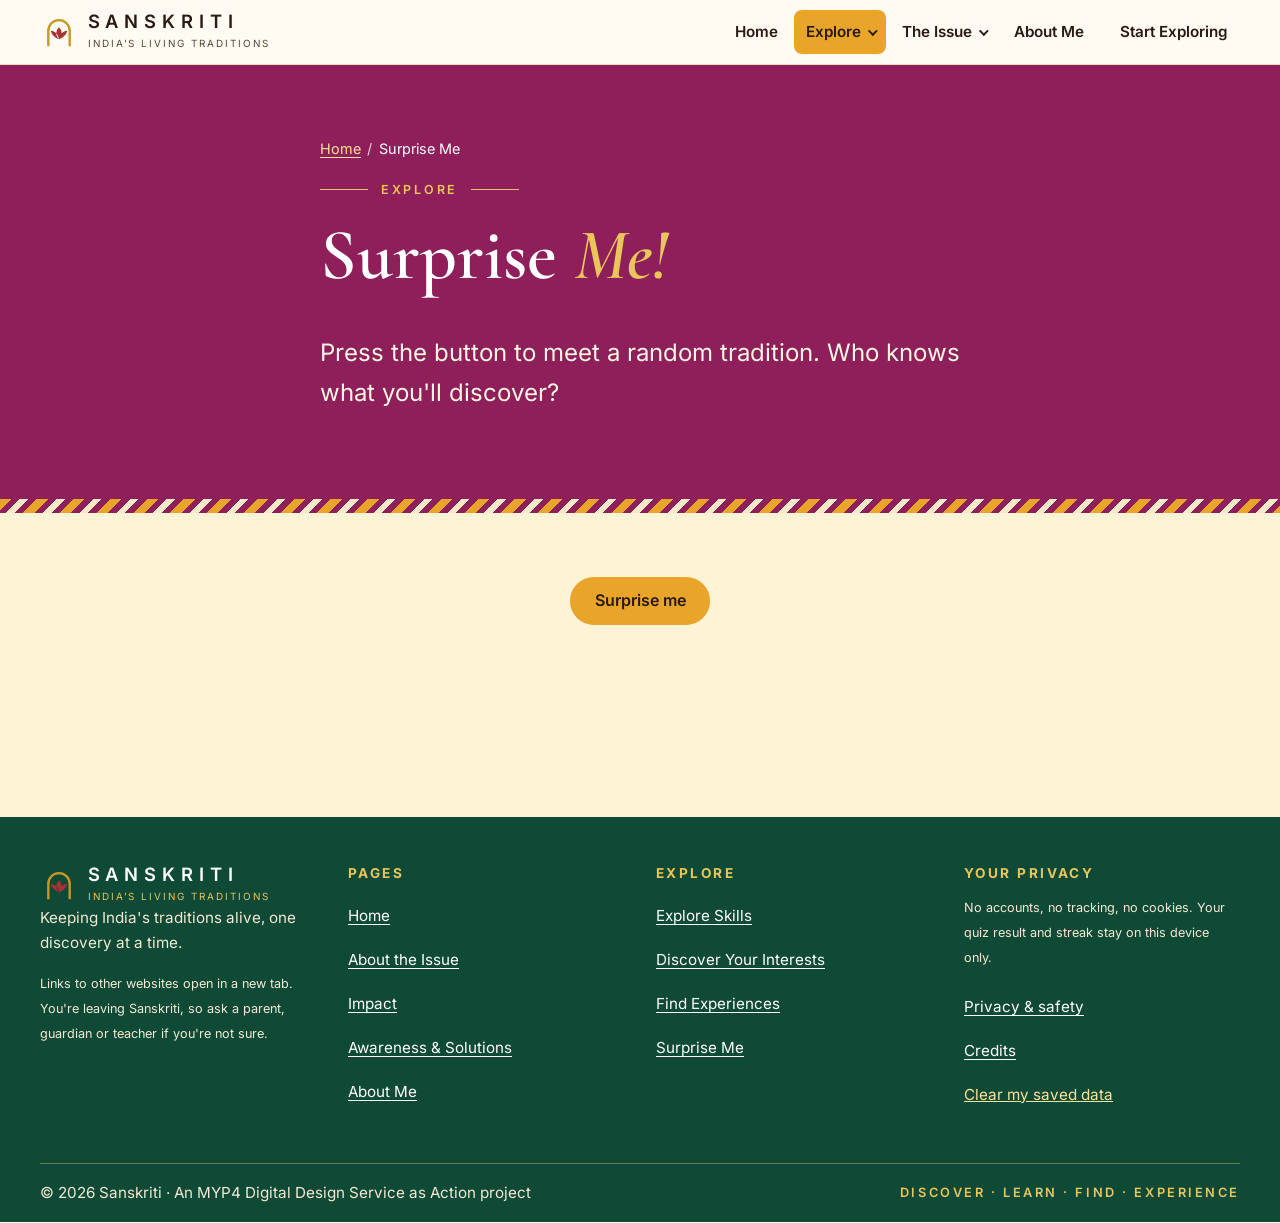
<file: surprise.html>
<!doctype html>
<html lang="en">
<head>
<!-- @head (generated by tools/build-partials.mjs – edit there) -->
<meta charset="utf-8">
<meta name="viewport" content="width=device-width, initial-scale=1">
<meta http-equiv="Content-Security-Policy" content="default-src 'self'; script-src 'self' 'sha256-Du+OJKJSbdUgz5nrHeWWINvez6XKDDU/tyj/5c2uvwo='; style-src 'self'; img-src 'self' data:; font-src 'self'; connect-src 'self'; frame-src https://www.google.com; object-src 'none'; base-uri 'self'; form-action 'self'">
<meta name="referrer" content="strict-origin-when-cross-origin">
<title>Surprise Me – Sanskriti</title>
<meta name="description" content="Discover a random Indian tradition.">
<meta name="theme-color" content="#0F4A37">
<meta property="og:type" content="website">
<meta property="og:site_name" content="Sanskriti">
<meta property="og:title" content="Surprise Me – Sanskriti">
<meta property="og:description" content="Discover a random Indian tradition.">
<meta name="twitter:card" content="summary_large_image">
<link rel="canonical" href="https://agastyajohridxb.github.io/sanskriti/surprise.html">
<meta property="og:url" content="https://agastyajohridxb.github.io/sanskriti/surprise.html">
<meta property="og:image" content="https://agastyajohridxb.github.io/sanskriti/assets/img/share.png">
<meta name="twitter:image" content="https://agastyajohridxb.github.io/sanskriti/assets/img/share.png">
<link rel="icon" href="assets/icons/favicon.svg" type="image/svg+xml">
<link rel="icon" href="assets/icons/favicon-32.png" sizes="32x32" type="image/png">
<link rel="apple-touch-icon" href="assets/icons/apple-touch-icon.png">
<link rel="manifest" href="manifest.webmanifest">
<link rel="preload" href="assets/fonts/cormorant-garamond-latin-600-normal.woff2" as="font" type="font/woff2" crossorigin>
<link rel="preload" href="assets/fonts/inter-latin-400-normal.woff2" as="font" type="font/woff2" crossorigin>
<link rel="stylesheet" href="assets/css/site.css">
<script>document.documentElement.classList.add('js')</script>
<script type="module" src="assets/js/main.js"></script>
<!-- /@head -->
</head>
<body>
<!-- @header -->
<a class="skip-link" href="#main">Skip to content</a>
<header class="site-header">
  <div class="container header-inner">
    <a class="brand" href="index.html"><svg viewBox="0 0 64 64" aria-hidden="true" focusable="false"><path d="M14 56V30a18 18 0 0 1 36 0v26" fill="none" stroke="#C49A24" stroke-width="4"/><path d="M32 24c-6 6-6 14 0 20 6-6 6-14 0-20Zm0 20c-8-2-12-8-14-14 8 0 12 6 14 14Zm0 0c8-2 12-8 14-14-8 0-12 6-14 14Z" fill="#A83232"/></svg><span><span class="brand-name">SANSKRITI</span><span class="brand-tag">INDIA'S LIVING TRADITIONS</span></span></a>
    <a class="streak" href="about.html#privacy" data-streak><span aria-hidden="true">🪔</span><span data-streak-text>0-day streak</span></a>
    <button class="menu-toggle btn btn-secondary" type="button" aria-expanded="false" aria-controls="site-nav"><span data-label>Menu</span></button>
    <nav id="site-nav" class="site-nav" aria-label="Main">
      <ul class="nav-list">
        <li><a href="index.html">Home</a></li>
        <li class="has-sub is-current"><button class="sub-toggle" type="button" aria-expanded="false" aria-controls="sub-explore">Explore</button>
          <ul class="sub" id="sub-explore">
            <li><a href="skills.html">Explore Skills</a></li>
            <li><a href="quiz.html">Discover Your Interests</a></li>
            <li><a href="experiences.html">Find Experiences</a></li>
            <li><a href="surprise.html" aria-current="page">Surprise Me</a></li>
          </ul></li>
        <li class="has-sub"><button class="sub-toggle" type="button" aria-expanded="false" aria-controls="sub-issue">The Issue</button>
          <ul class="sub" id="sub-issue">
            <li><a href="issue.html">About the Issue</a></li>
            <li><a href="impact.html">Impact</a></li>
            <li><a href="solutions.html">Awareness &amp; Solutions</a></li>
          </ul></li>
        <li><a href="about.html">About Me</a></li>
        <li class="nav-cta"><a class="btn btn-primary" href="quiz.html">Start Exploring</a></li>
      </ul>
    </nav>
  </div>
</header>
<!-- /@header -->
<main id="main">
  <section class="band band-issue on-dark" aria-labelledby="page-title">
    <div class="container band-text">
      <nav class="breadcrumb" aria-label="Breadcrumb"><ol><li><a href="index.html">Home</a></li><li><span aria-current="page">Surprise Me</span></li></ol></nav>
      <p class="eyebrow left">Explore</p>
      <h1 id="page-title">Surprise <em>Me!</em></h1>
      <p class="lead">Press the button to meet a random tradition. Who knows what you'll discover?</p>
    </div>
  </section>
  <section class="reading">
    <div class="narrow center">
      <button id="surprise-btn" class="btn btn-primary" type="button" hidden>Surprise me</button>
      <noscript><p class="note">This feature needs JavaScript. <a href="skills.html">Browse all skills instead</a>.</p></noscript>
      <div id="surprise-stage" class="surprise-stage" aria-live="polite"></div>
    </div>
  </section>
</main>
<!-- @footer -->
<footer class="site-footer on-dark">
  <div class="container footer-grid">
    <div>
      <a class="brand" href="index.html"><svg viewBox="0 0 64 64" aria-hidden="true" focusable="false"><path d="M14 56V30a18 18 0 0 1 36 0v26" fill="none" stroke="#C49A24" stroke-width="4"/><path d="M32 24c-6 6-6 14 0 20 6-6 6-14 0-20Zm0 20c-8-2-12-8-14-14 8 0 12 6 14 14Zm0 0c8-2 12-8 14-14-8 0-12 6-14 14Z" fill="#A83232"/></svg><span><span class="brand-name">SANSKRITI</span><span class="brand-tag">INDIA'S LIVING TRADITIONS</span></span></a>
      <p>Keeping India's traditions alive, one discovery at a time.</p>
      <p><small>Links to other websites open in a new tab. You're leaving Sanskriti, so ask a parent, guardian or teacher if you're not sure.</small></p>
    </div>
    <div><h2>Pages</h2><ul>
      <li><a href="index.html">Home</a></li><li><a href="issue.html">About the Issue</a></li><li><a href="impact.html">Impact</a></li><li><a href="solutions.html">Awareness &amp; Solutions</a></li><li><a href="about.html">About Me</a></li></ul></div>
    <div><h2>Explore</h2><ul>
      <li><a href="skills.html">Explore Skills</a></li><li><a href="quiz.html">Discover Your Interests</a></li><li><a href="experiences.html">Find Experiences</a></li><li><a href="surprise.html">Surprise Me</a></li></ul></div>
    <div><h2>Your privacy</h2>
      <p><small>No accounts, no tracking, no cookies. Your quiz result and streak stay on this device only.</small></p>
      <ul><li><a href="about.html#privacy">Privacy &amp; safety</a></li><li><a href="about.html#credits">Credits</a></li></ul>
      <button type="button" class="linklike" data-clear-data hidden>Clear my saved data</button>
      <p id="clear-status" role="status"></p>
    </div>
  </div>
  <div class="container footer-strip">
    <span>© 2026 Sanskriti · An MYP4 Digital Design Service as Action project</span>
    <span class="journey-strip">Discover · Learn · Find · Experience</span>
  </div>
</footer>
<!-- /@footer -->
<script type="module" src="assets/js/surprise.js"></script>
</body>
</html>
</file>
<file: assets/css/site.css>
/* Generated by tools/build-partials.mjs from tokens/base/components/pages.css – edit those files. */
/* ==== tokens.css ==== */
/* Sanskriti design tokens. Palette hex values come from the project specification. */
@font-face{font-family:"Cormorant Garamond";font-style:normal;font-weight:600;font-display:swap;src:url("../fonts/cormorant-garamond-latin-600-normal.woff2") format("woff2")}
@font-face{font-family:"Cormorant Garamond";font-style:italic;font-weight:600;font-display:optional;src:url("../fonts/cormorant-garamond-latin-600-italic.woff2") format("woff2")}
@font-face{font-family:"Inter";font-style:normal;font-weight:400;font-display:swap;src:url("../fonts/inter-latin-400-normal.woff2") format("woff2")}
@font-face{font-family:"Inter";font-style:normal;font-weight:600;font-display:swap;src:url("../fonts/inter-latin-600-normal.woff2") format("woff2")}
@font-face{font-family:"Inter";font-style:normal;font-weight:700;font-display:swap;src:url("../fonts/inter-latin-700-normal.woff2") format("woff2")}

:root{
  /* Northern palette */
  --north-red:#A83232; --north-saffron:#E8A52A; --north-blue:#245A91; --north-cream:#F8E8C8;
  /* Southern palette */
  --south-green:#176B50; --south-gold:#C49A24; --south-maroon:#7D263A; --south-ivory:#FFF3D6;
  /* Accessible text variants (decorative originals above are kept for fills/borders) */
  --south-gold-text:#7A5C0C;      /* gold as text on light backgrounds */
  --north-saffron-text:#8F5A00;   /* saffron as text on light backgrounds */
  --south-green-deep:#0F4A37;
  --north-blue-deep:#1D4A78;      /* explore band background, so light-gold text passes */     /* hero / footer background, so gold text passes */
  /* Themed bands */
  --band-pink:#8E1F5A; --band-indigo:#22306B; --band-teal:#0B5B63;
  /* Neutrals */
  --page:#FFFBF2; --ink:#2A1A12; --ink-soft:#5A4636; --white:#FFFFFF; --line:#E6D6B4;
  /* Type */
  --font-serif:"Cormorant Garamond",Georgia,"Times New Roman",serif;
  --font-sans:"Inter",system-ui,-apple-system,"Segoe UI",Roboto,sans-serif;
  --step-0:clamp(1.0625rem,1rem + .3vw,1.1875rem);
  --step-1:clamp(1.25rem,1.1rem + .6vw,1.5rem);
  --step-2:clamp(1.6rem,1.3rem + 1.4vw,2.25rem);
  --step-3:clamp(2rem,1.5rem + 2.4vw,3.25rem);
  --step-4:clamp(2.4rem,1.7rem + 3.6vw,4.5rem);
  --measure:68ch;
  --radius:14px;
  --shadow:0 6px 24px rgba(42,26,18,.10);
  --focus:3px solid #1A5FB4;
}

/* ==== base.css ==== */
*,*::before,*::after{box-sizing:border-box}
html{-webkit-text-size-adjust:100%;scroll-padding-top:5rem}
body{margin:0;background:var(--page);color:var(--ink);font-family:var(--font-sans);font-size:var(--step-0);line-height:1.65}
img,svg{max-width:100%;height:auto;display:block}
h1,h2,h3{font-family:var(--font-serif);font-weight:600;line-height:1.15;margin:0 0 .5em;color:inherit}
h1{font-size:var(--step-4)} h2{font-size:var(--step-3)} h3{font-size:var(--step-1);font-family:var(--font-sans);font-weight:700;line-height:1.3}
h1 em,h2 em{font-style:italic;color:var(--south-gold-text)}
.on-dark h1 em,.on-dark h2 em{color:#E9C55A}
p,li{max-width:var(--measure)}
p{margin:0 0 1em}
a{color:var(--north-blue);text-underline-offset:.18em}
a:hover{color:var(--south-maroon)}
:focus-visible{outline:var(--focus);outline-offset:3px;border-radius:4px}
.on-dark :focus-visible{outline-color:#FFD76A}
.skip-link{position:absolute;left:1rem;top:-4rem;z-index:100;background:var(--ink);color:#fff;padding:.75rem 1rem;border-radius:8px;font-weight:600}
.skip-link:focus{top:1rem;color:#fff}
.visually-hidden{position:absolute!important;width:1px;height:1px;padding:0;margin:-1px;overflow:hidden;clip:rect(0 0 0 0);white-space:nowrap;border:0}
.container{width:min(100% - 2rem,1200px);margin-inline:auto}
.narrow{width:min(100% - 2rem,820px);margin-inline:auto}
section{padding-block:clamp(2.5rem,5vw,4.5rem)}
.reading{background:var(--south-ivory)}
.cream{background:var(--north-cream)}
.center{text-align:center}.center p{margin-inline:auto}
.lead{font-size:var(--step-1);color:var(--ink-soft)}
.source{font-size:.875rem;color:var(--ink-soft)}
@media (prefers-reduced-motion:reduce){*,*::before,*::after{animation:none!important;transition:none!important;scroll-behavior:auto!important}}

/* ==== components.css ==== */
/* ---------- Buttons ---------- */
.btn{display:inline-flex;align-items:center;justify-content:center;gap:.5rem;min-height:48px;min-width:44px;padding:.7rem 1.4rem;border-radius:999px;font:600 1rem/1.2 var(--font-sans);text-decoration:none;cursor:pointer;border:2px solid transparent;transition:transform .15s ease,background-color .15s ease}
.btn:hover{transform:translateY(-1px)}
.btn-primary{background:var(--north-saffron);color:var(--ink);border-color:var(--north-saffron)}
.btn-primary:hover{background:#F2B94A;color:var(--ink)}
.btn-secondary{background:transparent;color:var(--ink);border-color:var(--ink)}
.btn-secondary:hover{background:var(--ink);color:#fff}
.on-dark .btn-secondary{color:#fff;border-color:#fff}
.on-dark .btn-secondary:hover{background:#fff;color:var(--ink)}
.btn-row{display:flex;flex-wrap:wrap;gap:.75rem;margin-top:1.25rem}
.center .btn-row{justify-content:center}
.linklike{background:none;border:0;padding:.5rem 0;min-height:44px;font:inherit;color:var(--north-blue);text-decoration:underline;cursor:pointer}
.on-dark .linklike{color:#FFE29A}

/* ---------- Header ---------- */
.site-header{position:sticky;top:0;z-index:50;background:rgba(255,251,242,.97);border-bottom:1px solid var(--line);backdrop-filter:saturate(1.2) blur(6px)}
.header-inner{display:flex;align-items:center;gap:1rem;min-height:64px}
.brand{display:flex;align-items:center;gap:.6rem;text-decoration:none;color:var(--ink);margin-right:auto}
.brand svg{width:38px;height:38px;flex:none}
.brand-name{display:block;font:600 1.15rem/1 var(--font-sans);letter-spacing:.32em}
.brand-tag{display:block;font-size:.62rem;letter-spacing:.2em;color:var(--ink-soft);margin-top:.3rem}
.streak{display:none;white-space:nowrap;text-decoration:none;align-items:center;gap:.3rem;font-size:.85rem;font-weight:600;background:var(--north-cream);border:1px solid var(--south-gold);color:var(--ink);border-radius:999px;padding:.3rem .7rem}
.streak.is-on{display:inline-flex}
.menu-toggle{display:none}
.nav-list{list-style:none;margin:0;padding:0;display:flex;flex-wrap:wrap;align-items:center;gap:.25rem}
.nav-list a,.sub-toggle{display:flex;align-items:center;min-height:44px;padding:.4rem .75rem;border-radius:8px;color:var(--ink);text-decoration:none;font:600 .95rem/1.2 var(--font-sans);background:none;border:0;cursor:pointer}
.nav-list a:hover,.sub-toggle:hover{background:var(--north-cream);color:var(--ink)}
.nav-list a[aria-current="page"],.has-sub.is-current>.sub-toggle{background:var(--north-saffron);color:var(--ink)}
.sub-toggle::after{content:"";width:.45em;height:.45em;margin-left:.45em;border-right:2px solid currentColor;border-bottom:2px solid currentColor;transform:rotate(45deg) translateY(-2px)}
.has-sub{position:relative}
.sub{list-style:none;margin:0;padding:.4rem;position:absolute;top:100%;left:0;min-width:15rem;background:#fff;border:1px solid var(--line);border-radius:12px;box-shadow:var(--shadow);display:none}
.has-sub:hover>.sub,.has-sub:focus-within>.sub,.sub-toggle[aria-expanded="true"]+.sub{display:block}
.js .has-sub:hover>.sub{display:none}
.js .sub-toggle[aria-expanded="true"]+.sub{display:block}
.nav-cta{margin-left:.5rem}
@media (max-width:899px){
  .js .menu-toggle{display:inline-flex}
  .js .site-nav{display:none;position:absolute;left:0;right:0;top:100%;background:var(--page);border-bottom:1px solid var(--line);box-shadow:var(--shadow);max-height:calc(100vh - 64px);overflow:auto}
  .js .site-nav.is-open{display:block}
  .js .nav-list{flex-direction:column;align-items:stretch;padding:1rem}
  .js .sub{position:static;box-shadow:none;border:0;padding-left:1rem}
  .nav-cta{margin:.5rem 0 0}
  html:not(.js) .header-inner{flex-wrap:wrap}
  .header-inner{gap:.5rem}
  .brand-name{letter-spacing:.2em}
  .streak{padding:.25rem .55rem;font-size:.8rem}
  .menu-toggle{padding:.5rem 1rem}
  html:not(.js) .site-nav{width:100%;padding-bottom:.5rem}
  .brand-tag{display:none}
}

/* ---------- Eyebrow ---------- */
.eyebrow{display:flex;align-items:center;justify-content:center;gap:.8rem;font:600 .78rem/1.4 var(--font-sans);letter-spacing:.22em;text-transform:uppercase;color:var(--south-gold-text);margin:0 auto 1rem;max-width:none;text-align:center}
.eyebrow::before,.eyebrow::after{content:"";height:1px;flex:0 1 3rem;background:currentColor}
.on-dark .eyebrow{color:#E9C55A}
.eyebrow.left{justify-content:flex-start}

/* ---------- Bands (themed page headers) ---------- */
.band{position:relative;color:#fff;overflow:hidden;padding-block:clamp(2.5rem,6vw,4.5rem) clamp(3rem,6vw,5rem)}
.band p{color:#FFF6E2}
.band .art{position:absolute;right:max(1rem,4vw);bottom:0;width:clamp(120px,22vw,280px);opacity:.9;pointer-events:none}
.band .band-text{position:relative;max-width:40rem}
.band::after{content:"";position:absolute;left:0;right:0;bottom:0;height:14px}
.band-home{background:var(--south-green-deep)}
.band-issue{background:var(--band-pink)}
.band-issue::after{background:repeating-linear-gradient(135deg,#E8A52A 0 8px,#8E1F5A 8px 14px,#F8E8C8 14px 20px,#8E1F5A 20px 26px)}
.band-impact{background:var(--band-indigo)}
.band-impact::after{background:linear-gradient(135deg,transparent 33%,#E8A52A 33% 50%,transparent 50%) 0 0/20px 14px,linear-gradient(45deg,transparent 33%,#F8E8C8 33% 50%,transparent 50%) 10px 0/20px 14px}
.band-solutions{background:var(--south-maroon)}
.band-solutions::after{background:linear-gradient(#C49A24 0 4px,#176B50 4px 10px,#C49A24 10px)}
.band-about{background:var(--band-teal)}
.band-about::after{background:radial-gradient(circle,#FFF3D6 2px,transparent 3px) 0 0/16px 14px}
.band-explore{background:var(--north-blue-deep)}
.band-explore::after{background:repeating-linear-gradient(90deg,#E8A52A 0 12px,#245A91 12px 18px)}
.breadcrumb ol{list-style:none;display:flex;flex-wrap:wrap;gap:.4rem;padding:0;margin:0 0 1.25rem;font-size:.9rem}
.breadcrumb li+li::before{content:"/";margin-right:.4rem;opacity:.8}
.breadcrumb a{color:#FFE29A}
.breadcrumb [aria-current]{color:#fff}

/* ---------- Arches ---------- */
.arches{display:grid;grid-template-columns:repeat(5,1fr);gap:clamp(.5rem,1.5vw,1.25rem);align-items:end;max-width:1100px;margin:2.5rem auto 0;padding:0;list-style:none}
.arch{display:flex;flex-direction:column;text-decoration:none;color:inherit}
.arch-shape{border-radius:999px 999px 10px 10px;overflow:hidden;border:3px solid var(--south-gold);background:var(--north-cream);transition:transform .2s ease}
.arch:hover .arch-shape{transform:translateY(-4px)}
.arch-shape svg{width:100%;height:100%;object-fit:cover}
.arch-label{display:block;text-align:center;font-weight:600;font-size:.95rem;margin-top:.6rem;color:#fff}
.arches li:nth-child(1) .arch-shape,.arches li:nth-child(5) .arch-shape{aspect-ratio:3/4.2}
.arches li:nth-child(2) .arch-shape,.arches li:nth-child(4) .arch-shape{aspect-ratio:3/5}
.arches li:nth-child(3) .arch-shape{aspect-ratio:3/5.9}
.arch-credit{text-align:center;font-size:.8rem;color:#EADFC6;margin-top:1rem}
@media (max-width:699px){.arches{grid-template-columns:repeat(2,1fr);align-items:start}.arches li:nth-child(3){grid-column:1/-1;width:60%;margin-inline:auto}.arches li .arch-shape{aspect-ratio:3/4!important}}

/* ---------- Cards ---------- */
.grid{display:grid;gap:1.25rem;grid-template-columns:repeat(auto-fit,minmax(min(100%,16rem),1fr));padding:0;list-style:none;margin:1.5rem 0 0}
.card{position:relative;background:#fff;border-radius:var(--radius);box-shadow:var(--shadow);padding:1.5rem;border-top:5px solid var(--c,var(--south-gold))}
.card h3{margin-top:.25rem}
.card p:last-child{margin-bottom:0}
.badge{display:inline-grid;place-items:center;width:2.4rem;height:2.4rem;border-radius:50%;background:var(--c,var(--south-gold));color:#fff;font:700 .85rem var(--font-sans)}
.c-red{--c:var(--north-red)}.c-blue{--c:var(--north-blue)}.c-green{--c:var(--south-green)}.c-maroon{--c:var(--south-maroon)}.c-gold{--c:#8A6A10}.c-teal{--c:var(--band-teal)}
.journey{counter-reset:j}
.tag{display:inline-block;font-size:.8rem;font-weight:600;padding:.2rem .65rem;border-radius:999px;background:var(--north-cream);color:var(--ink);margin:0 .3rem .3rem 0}

/* Skill cards */
.skill-card{display:flex;flex-direction:column;background:#fff;border-radius:var(--radius);box-shadow:var(--shadow);overflow:hidden;text-decoration:none;color:inherit;height:100%}
.skill-card .thumb{aspect-ratio:4/3;background:var(--north-cream);border-bottom:3px solid var(--south-gold)}
.skill-card .thumb svg{width:100%;height:100%}
.skill-card .body{padding:1rem 1.25rem 1.25rem}
.skill-card h3{margin:.2rem 0 .4rem}
.skill-card p{font-size:.95rem;margin:0}
.skill-card:hover h3{text-decoration:underline}

/* Stat tiles */
.stats{display:grid;gap:1.25rem;grid-template-columns:repeat(auto-fit,minmax(min(100%,15rem),1fr));list-style:none;padding:0;margin:1.5rem 0 0}
.stat{background:#fff;border-radius:var(--radius);padding:1.5rem;box-shadow:var(--shadow);border-left:6px solid var(--band-indigo)}
.stat-num{display:block;font:600 var(--step-3)/1 var(--font-serif);color:var(--band-indigo)}
.stat p{margin:.6rem 0}

/* Quote */
.quote{background:var(--south-maroon);color:#fff;border-radius:var(--radius);padding:1.75rem 2rem;margin:1.5rem 0}
.quote blockquote{margin:0;font:italic 600 var(--step-1)/1.4 var(--font-serif)}
.quote figcaption{margin-top:1rem;font-size:.9rem;color:#FFE7C2}
.quote a{color:#FFE29A}

/* Split layout */
.split{display:grid;gap:2rem;align-items:center}
@media (min-width:900px){.split{grid-template-columns:1fr 1.3fr}}
.arch-figure{border-radius:999px 999px 14px 14px;overflow:hidden;border:4px solid var(--south-gold);max-width:340px;margin-inline:auto;aspect-ratio:3/4}
.arch-figure svg{width:100%;height:100%}

/* Forms */
label{font-weight:600;display:block;margin-bottom:.35rem}
input[type=text],select{font:inherit;width:100%;min-height:48px;padding:.6rem .8rem;border:2px solid var(--ink-soft);border-radius:10px;background:#fff;color:var(--ink)}
.field{margin-bottom:1rem}
.filters{display:grid;gap:1.25rem;grid-template-columns:1fr;align-items:start;background:#fff;padding:1.25rem;border-radius:var(--radius);box-shadow:var(--shadow)}
.chips{display:flex;flex-wrap:wrap;gap:.5rem;border:0;padding:0;margin:0}
.chips legend{font-weight:600;margin-bottom:.4rem}
.chip{position:relative}
.chip input{position:absolute;opacity:0;inset:0;width:100%;height:100%;margin:0;cursor:pointer}
.chip span{display:inline-flex;align-items:center;min-height:44px;padding:.4rem 1rem;border-radius:999px;border:2px solid var(--ink-soft);font-weight:600;font-size:.95rem}
.chip input:checked+span{background:var(--south-green);border-color:var(--south-green);color:#fff}
.chip input:focus-visible+span{outline:var(--focus);outline-offset:2px}
.note{background:var(--north-cream);border-left:5px solid var(--north-saffron);padding:1rem 1.25rem;border-radius:8px;margin:1.25rem 0}
.note p:last-child{margin:0}
.ext::after{content:"";display:inline-block;width:.8em;height:.8em;margin-left:.25em;background:currentColor;-webkit-mask:url("data:image/svg+xml,%3Csvg xmlns='http://www.w3.org/2000/svg' viewBox='0 0 24 24'%3E%3Cpath d='M14 3h7v7h-2V6.4l-9.3 9.3-1.4-1.4L17.6 5H14V3zM5 5h6v2H5v12h12v-6h2v8H3V5h2z'/%3E%3C/svg%3E") center/contain no-repeat;mask:url("data:image/svg+xml,%3Csvg xmlns='http://www.w3.org/2000/svg' viewBox='0 0 24 24'%3E%3Cpath d='M14 3h7v7h-2V6.4l-9.3 9.3-1.4-1.4L17.6 5H14V3zM5 5h6v2H5v12h12v-6h2v8H3V5h2z'/%3E%3C/svg%3E") center/contain no-repeat}

/* ---------- Footer ---------- */
.site-footer{background:var(--south-green-deep);color:#F3EAD3;padding-top:3rem;font-size:.95rem}
.site-footer a{color:#fff}
.site-footer a:hover{color:#FFE29A}
.footer-grid{display:grid;gap:2rem;grid-template-columns:repeat(auto-fit,minmax(min(100%,13rem),1fr))}
.site-footer .brand{color:#fff}
.site-footer .brand-tag{color:#E9C55A;display:block}
.site-footer h2{font:700 .85rem var(--font-sans);letter-spacing:.18em;text-transform:uppercase;color:#E9C55A;margin-bottom:.8rem}
.site-footer ul{list-style:none;padding:0;margin:0}
.site-footer li a{display:inline-flex;min-height:44px;align-items:center}
.footer-strip{margin-top:2rem;border-top:1px solid rgba(233,197,90,.4);padding:1rem 0;display:flex;flex-wrap:wrap;gap:.5rem 1.5rem;justify-content:space-between;align-items:center}
.footer-strip .journey-strip{letter-spacing:.2em;text-transform:uppercase;font-weight:600;color:#E9C55A;font-size:.8rem}
.reveal{opacity:1}
.arch-shape img,.arch-figure img,.thumb img{width:100%;height:100%;object-fit:cover}
.btn-row.center{justify-content:center}
@media (prefers-reduced-motion:no-preference){.js .reveal{transform:translateY(14px);transition:transform .5s ease}.js .reveal.in{transform:none}}
@media (min-width:900px){.filters{grid-template-columns:1.4fr 1fr auto}}
@media (max-width:420px){.brand-name{letter-spacing:.12em;font-size:1rem}.brand svg{width:32px;height:32px}}

/* ==== pages.css ==== */
/* Home hero */
.hero{background:var(--south-green-deep);color:#fff;padding-block:clamp(2.5rem,6vw,5rem) clamp(2.5rem,5vw,4rem);text-align:center;background-image:radial-gradient(circle at 50% 0,rgba(196,154,36,.18),transparent 60%)}
.hero h1{max-width:18ch;margin-inline:auto}
.hero p{color:#FFF6E2;margin-inline:auto}
.match-banner{display:none;margin:1.25rem auto 0;background:rgba(255,243,214,.12);border:1px solid #E9C55A;border-radius:12px;padding:.75rem 1rem;max-width:36rem}
.match-banner.is-on{display:block}
.match-banner a{color:#FFE29A}
/* Quiz */
.quiz{background:#fff;border-radius:var(--radius);box-shadow:var(--shadow);padding:clamp(1.25rem,4vw,2.5rem)}
.progress{height:10px;background:var(--north-cream);border-radius:999px;overflow:hidden;margin:.5rem 0 1.5rem}
.progress span{display:block;height:100%;background:var(--south-green);transition:width .3s ease}
.options{display:grid;gap:.75rem;grid-template-columns:repeat(auto-fit,minmax(min(100%,15rem),1fr));border:0;padding:0;margin:0}
.options legend{font:600 var(--step-2)/1.2 var(--font-serif);margin-bottom:1rem;padding:0}
.option{position:relative}
.option input{position:absolute;opacity:0;inset:0;width:100%;height:100%;margin:0;cursor:pointer}
.option span{display:flex;align-items:center;gap:.7rem;min-height:56px;padding:.8rem 1rem;border:2px solid var(--line);border-radius:12px;font-weight:600;background:var(--page)}
.option input:checked+span{border-color:var(--south-green);background:#E5F2EC}
.option input:focus-visible+span{outline:var(--focus);outline-offset:2px}
.quiz-nav{display:flex;justify-content:space-between;gap:1rem;margin-top:1.5rem;flex-wrap:wrap}
.results{display:grid;gap:1.25rem;grid-template-columns:repeat(auto-fit,minmax(min(100%,16rem),1fr));margin-top:1rem}
.result{background:var(--page);border-radius:var(--radius);padding:1.25rem;border:2px solid var(--line)}
.result.top{border-color:var(--south-gold);background:var(--south-ivory)}
.result .arch-figure{max-width:180px;margin-bottom:1rem}
/* Surprise */
.surprise-stage{min-height:8rem}
@media (prefers-reduced-motion:no-preference){.pop{animation:pop .45s ease}@keyframes pop{from{opacity:0;transform:scale(.94)}to{opacity:1;transform:none}}}
/* Skill detail */
.detail-hero{display:grid;gap:2rem;align-items:center}
@media (min-width:900px){.detail-hero{grid-template-columns:1fr 1.2fr}}
.steps{counter-reset:s;list-style:none;padding:0}
.steps li{counter-increment:s;position:relative;padding-left:3rem;margin-bottom:.9rem}
.steps li::before{content:counter(s,decimal-leading-zero);position:absolute;left:0;top:0;width:2.2rem;height:2.2rem;border-radius:50%;background:var(--south-green);color:#fff;display:grid;place-items:center;font:700 .8rem var(--font-sans)}
/* Experiences */
.map-wrap{position:relative;aspect-ratio:16/10;background:var(--north-cream);border-radius:var(--radius);overflow:hidden;border:2px solid var(--line)}
.map-wrap iframe{width:100%;height:100%;border:0}
.map-facade{display:grid;place-items:center;text-align:center;height:100%;padding:1.5rem}
.place{background:#fff;border-radius:var(--radius);box-shadow:var(--shadow);padding:1.25rem;border-top:5px solid var(--north-blue)}
.place .meta{font-size:.85rem;color:var(--ink-soft)}
/* Timeline */
.timeline{list-style:none;padding:0;display:grid;gap:1rem;grid-template-columns:repeat(auto-fit,minmax(min(100%,12rem),1fr))}
.timeline li{background:#fff;border-radius:var(--radius);padding:1.25rem;box-shadow:var(--shadow);border-top:5px solid var(--band-teal)}
.signature{font:italic 600 var(--step-2) var(--font-serif);color:var(--band-teal)}
.pledges{list-style:none;padding:0}
.pledges label{display:flex;gap:.8rem;align-items:flex-start;font-weight:600;padding:.6rem 0;min-height:44px;cursor:pointer}
.pledges input{width:1.5rem;height:1.5rem;flex:none;margin-top:.15rem;accent-color:var(--south-green)}
.notfound{min-height:60vh;display:grid;place-items:center;text-align:center}
#skill{min-height:100vh}
.portrait{margin:0 auto;max-width:340px}.portrait picture,.portrait img{display:block;width:100%;height:auto;border-radius:999px 999px 14px 14px;border:4px solid var(--band-teal)}.portrait figcaption{text-align:center;margin-top:.5rem}
</file>
